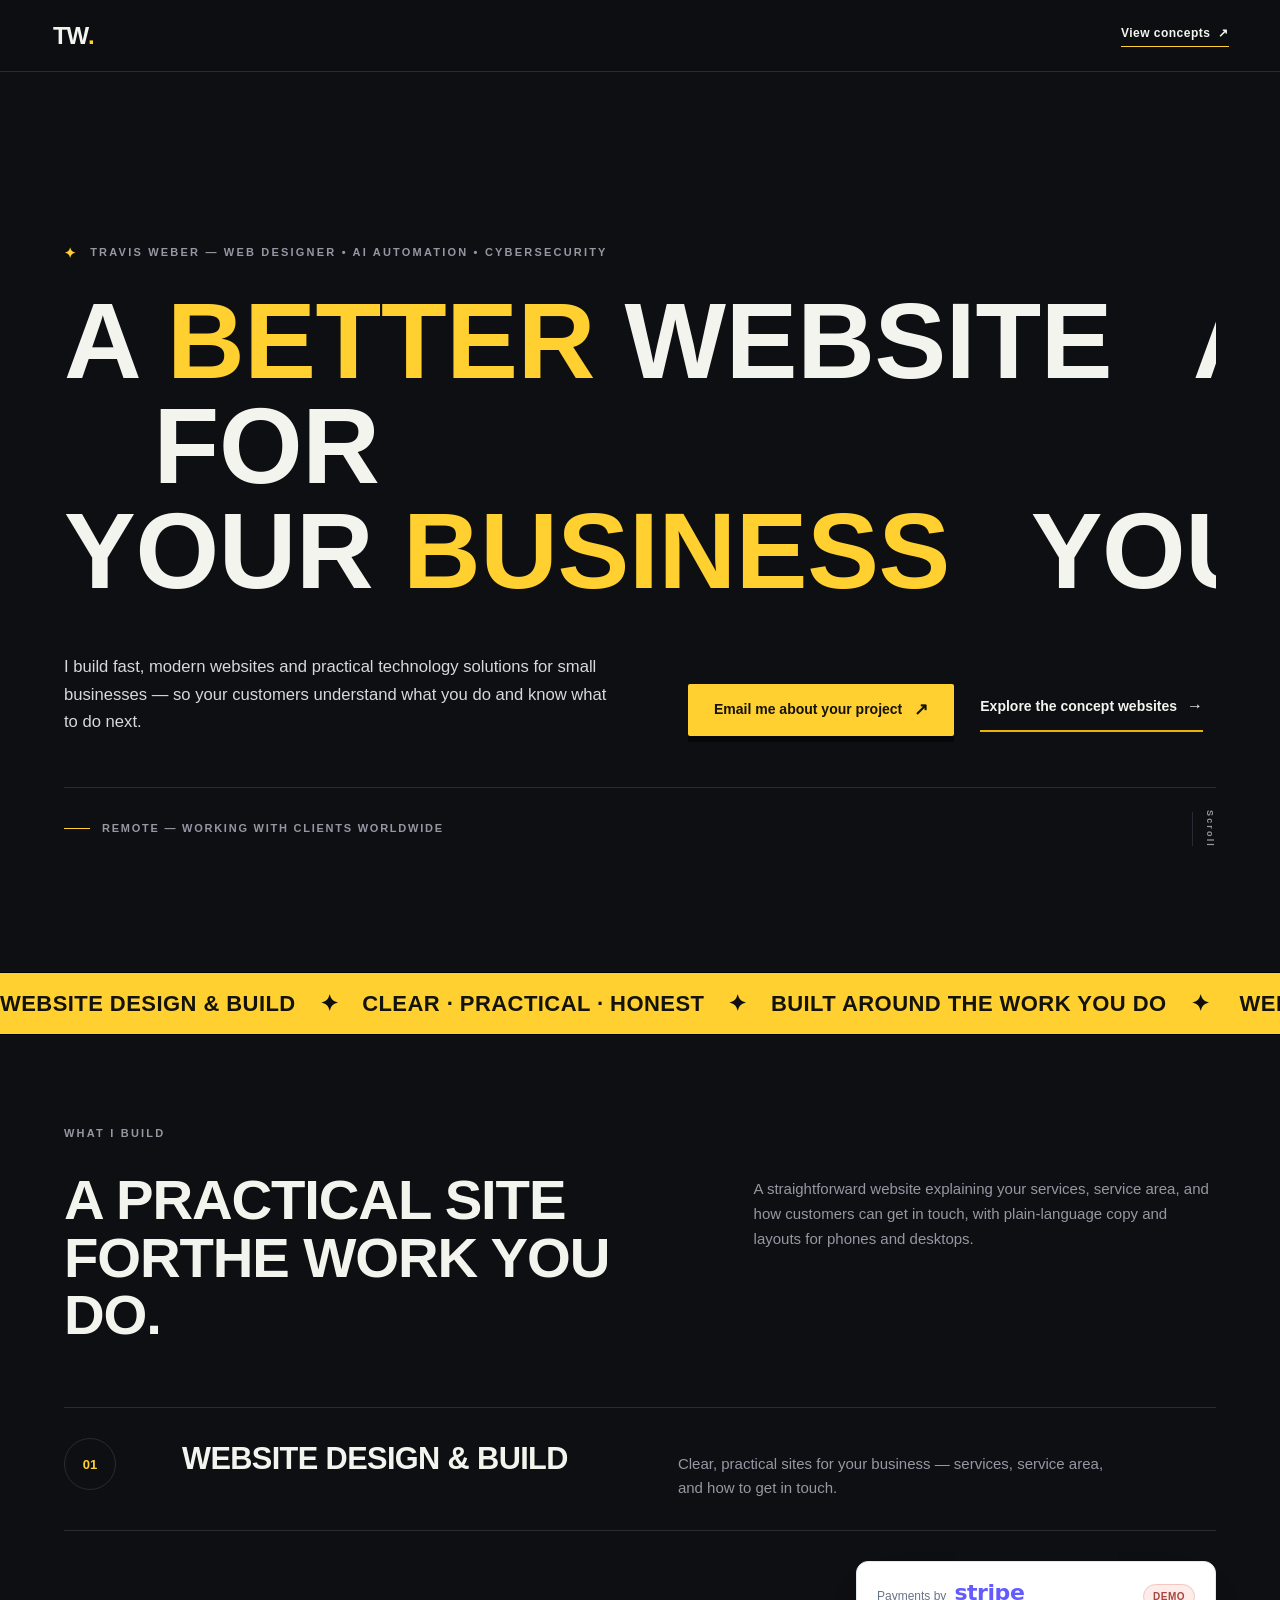
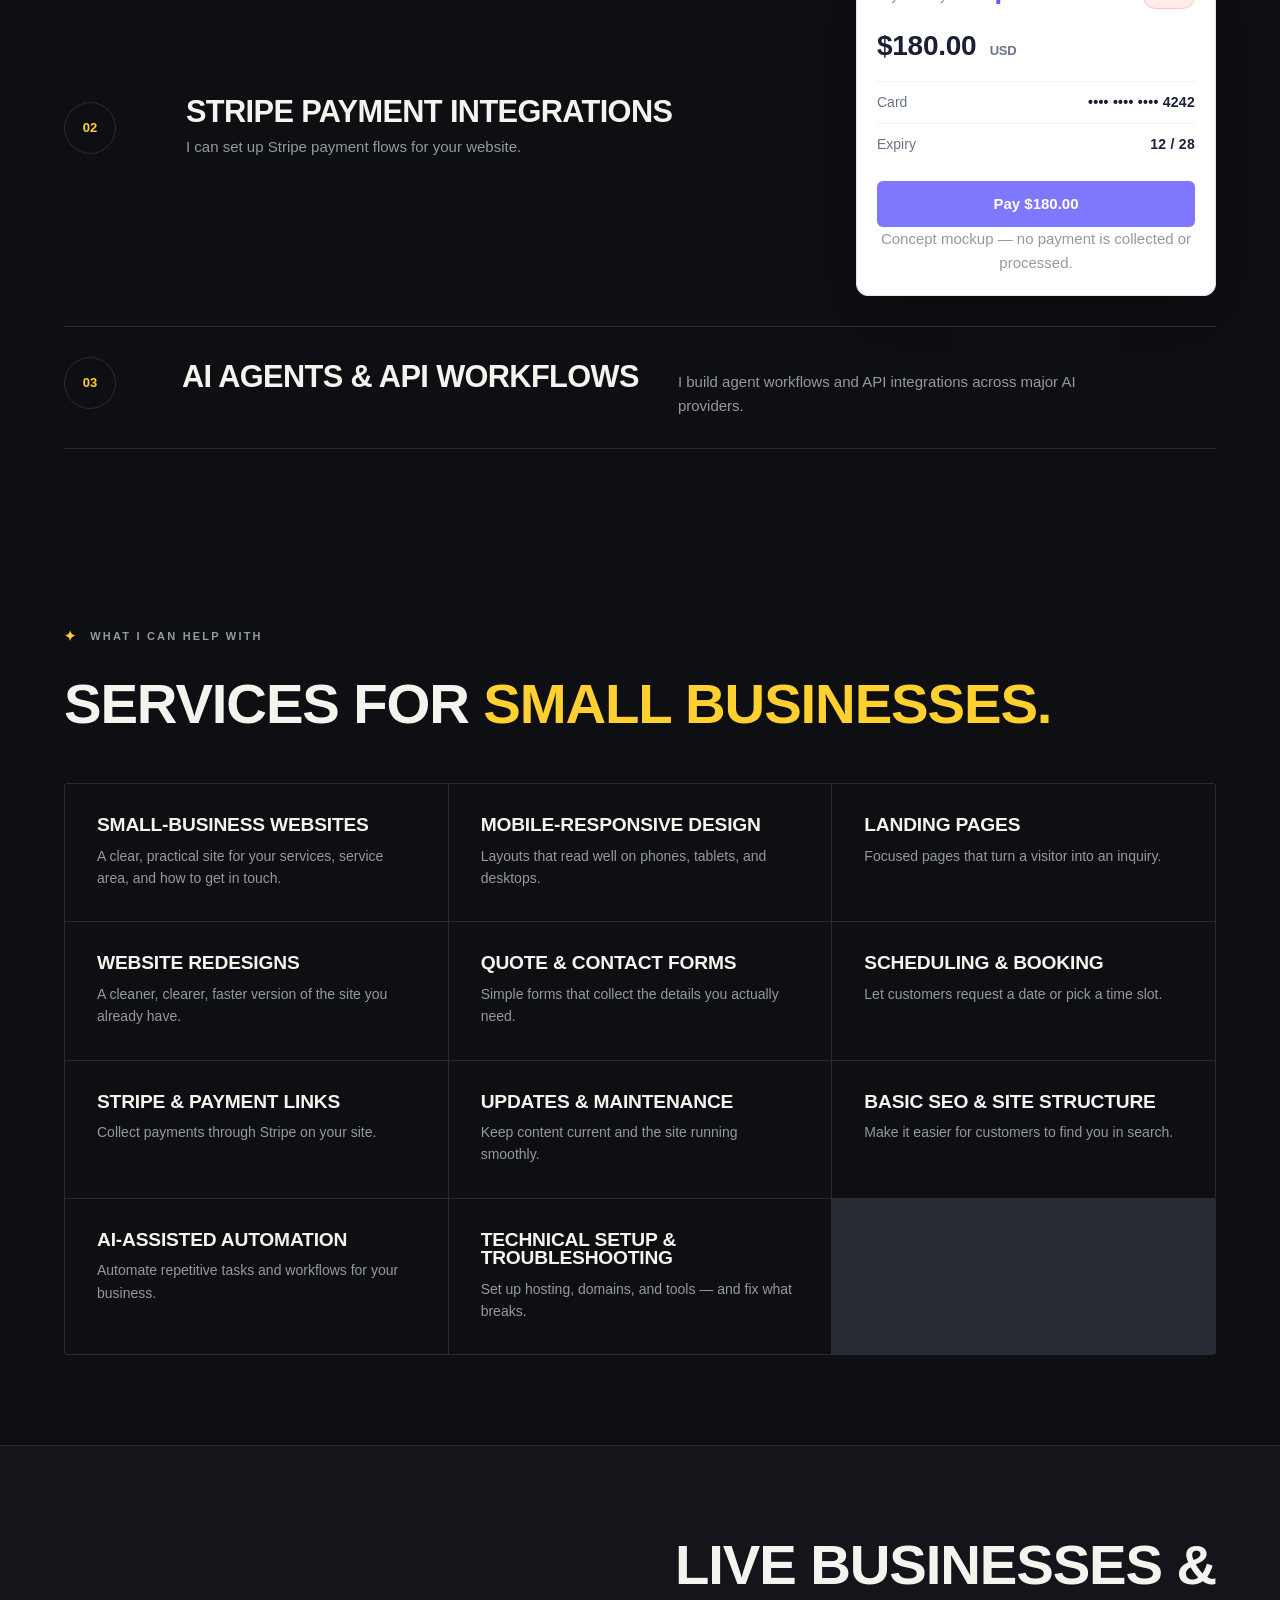
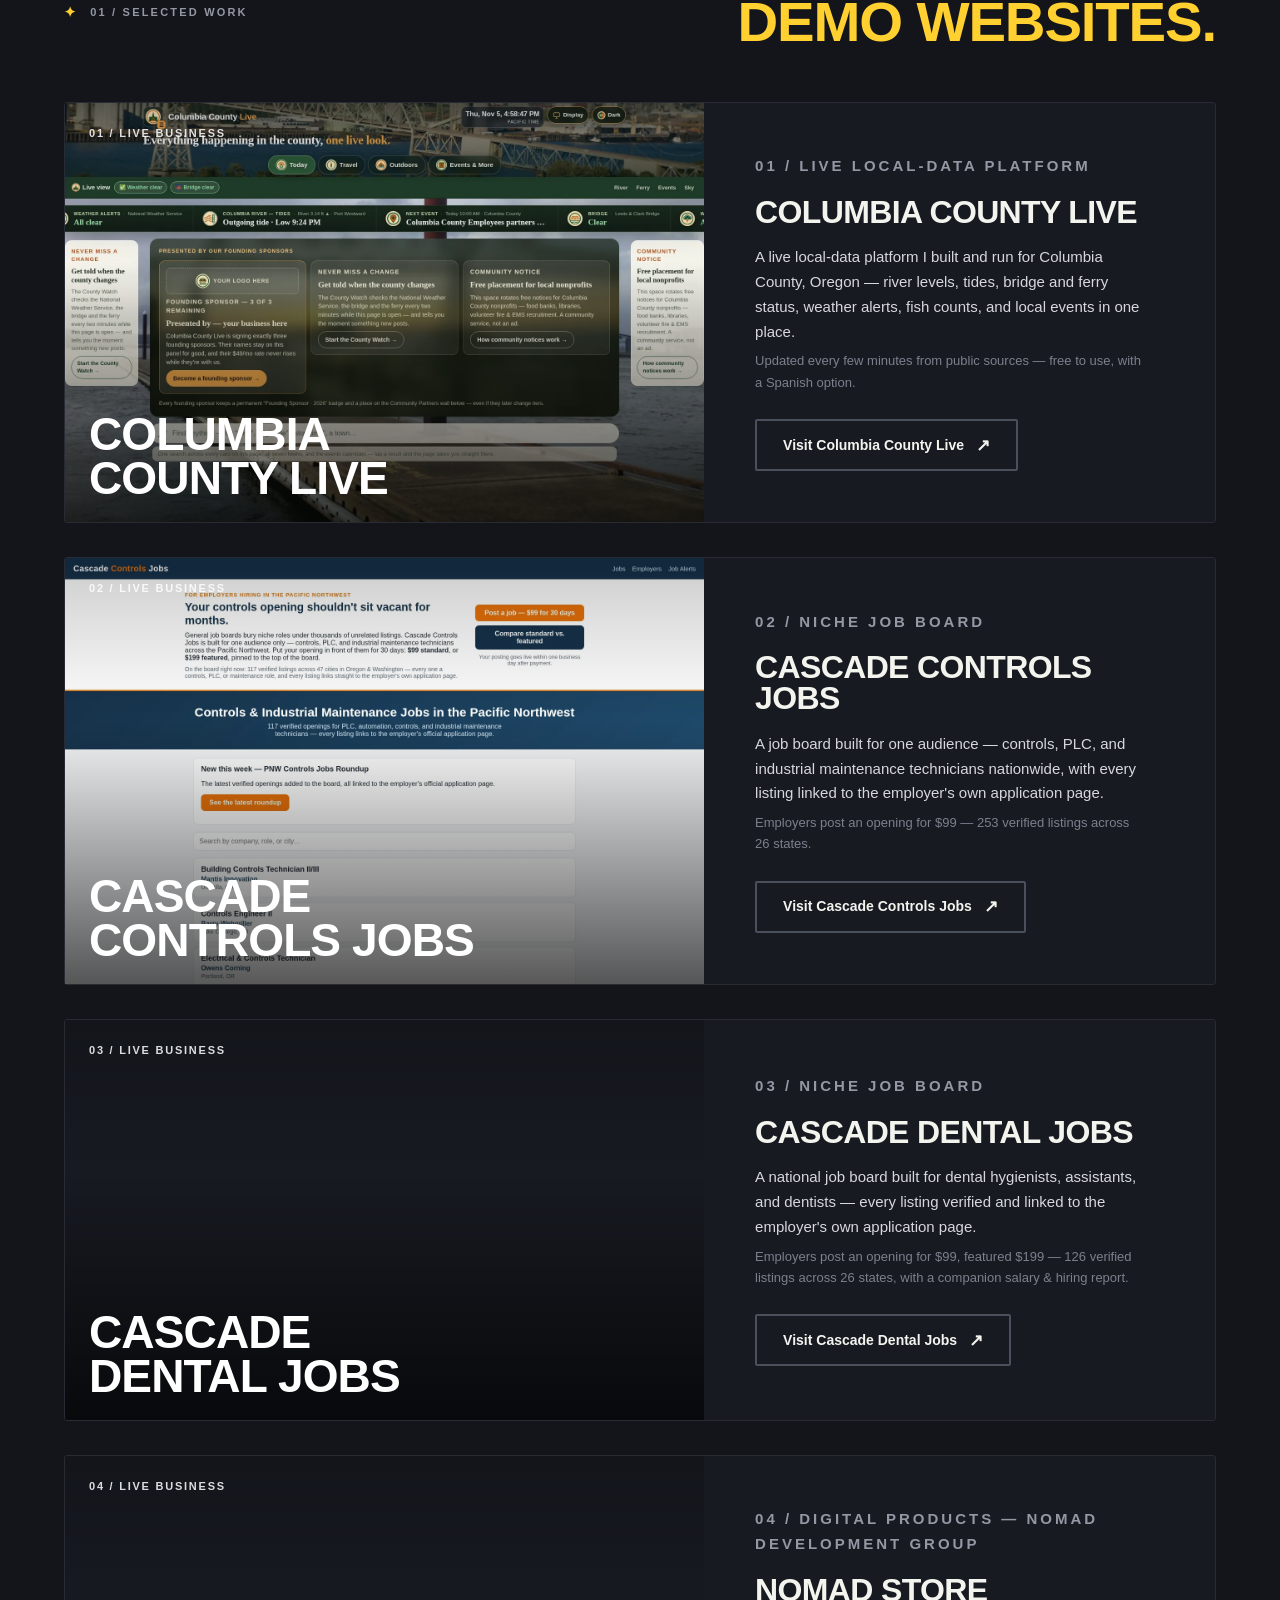
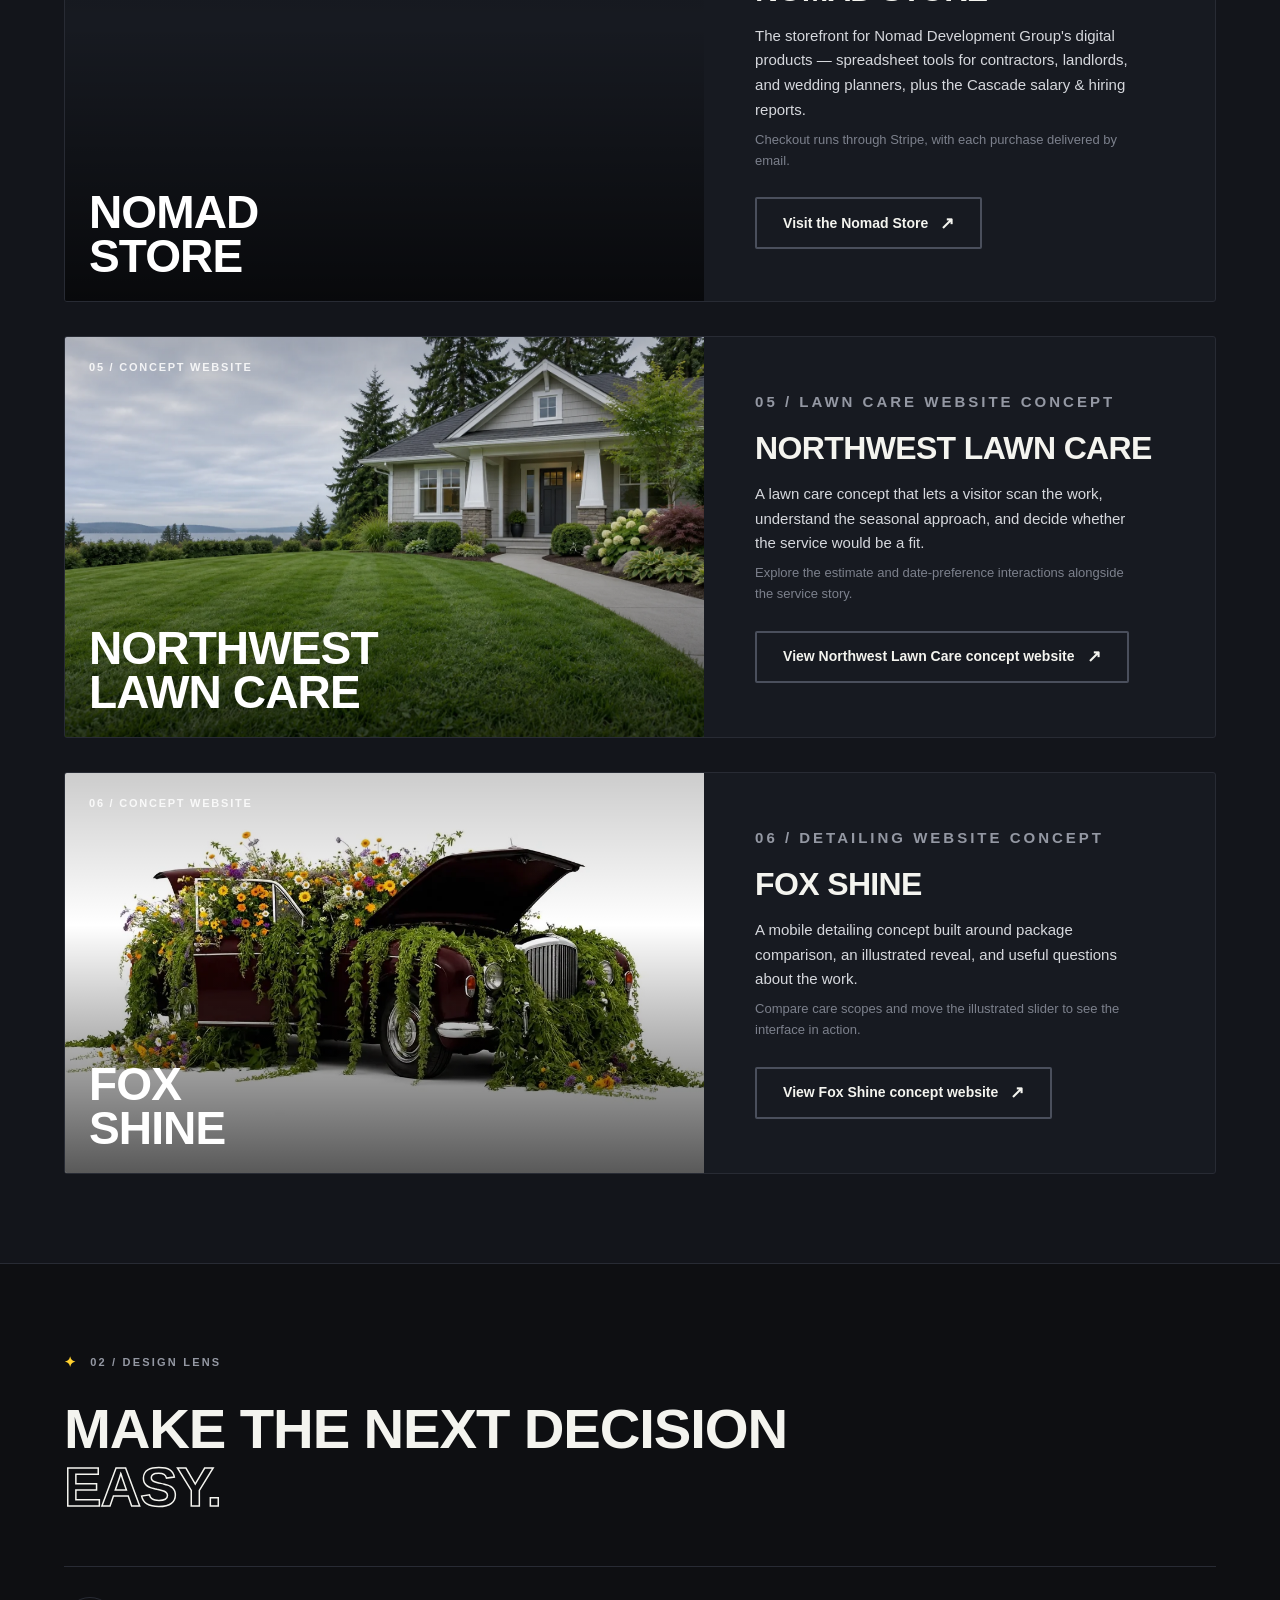
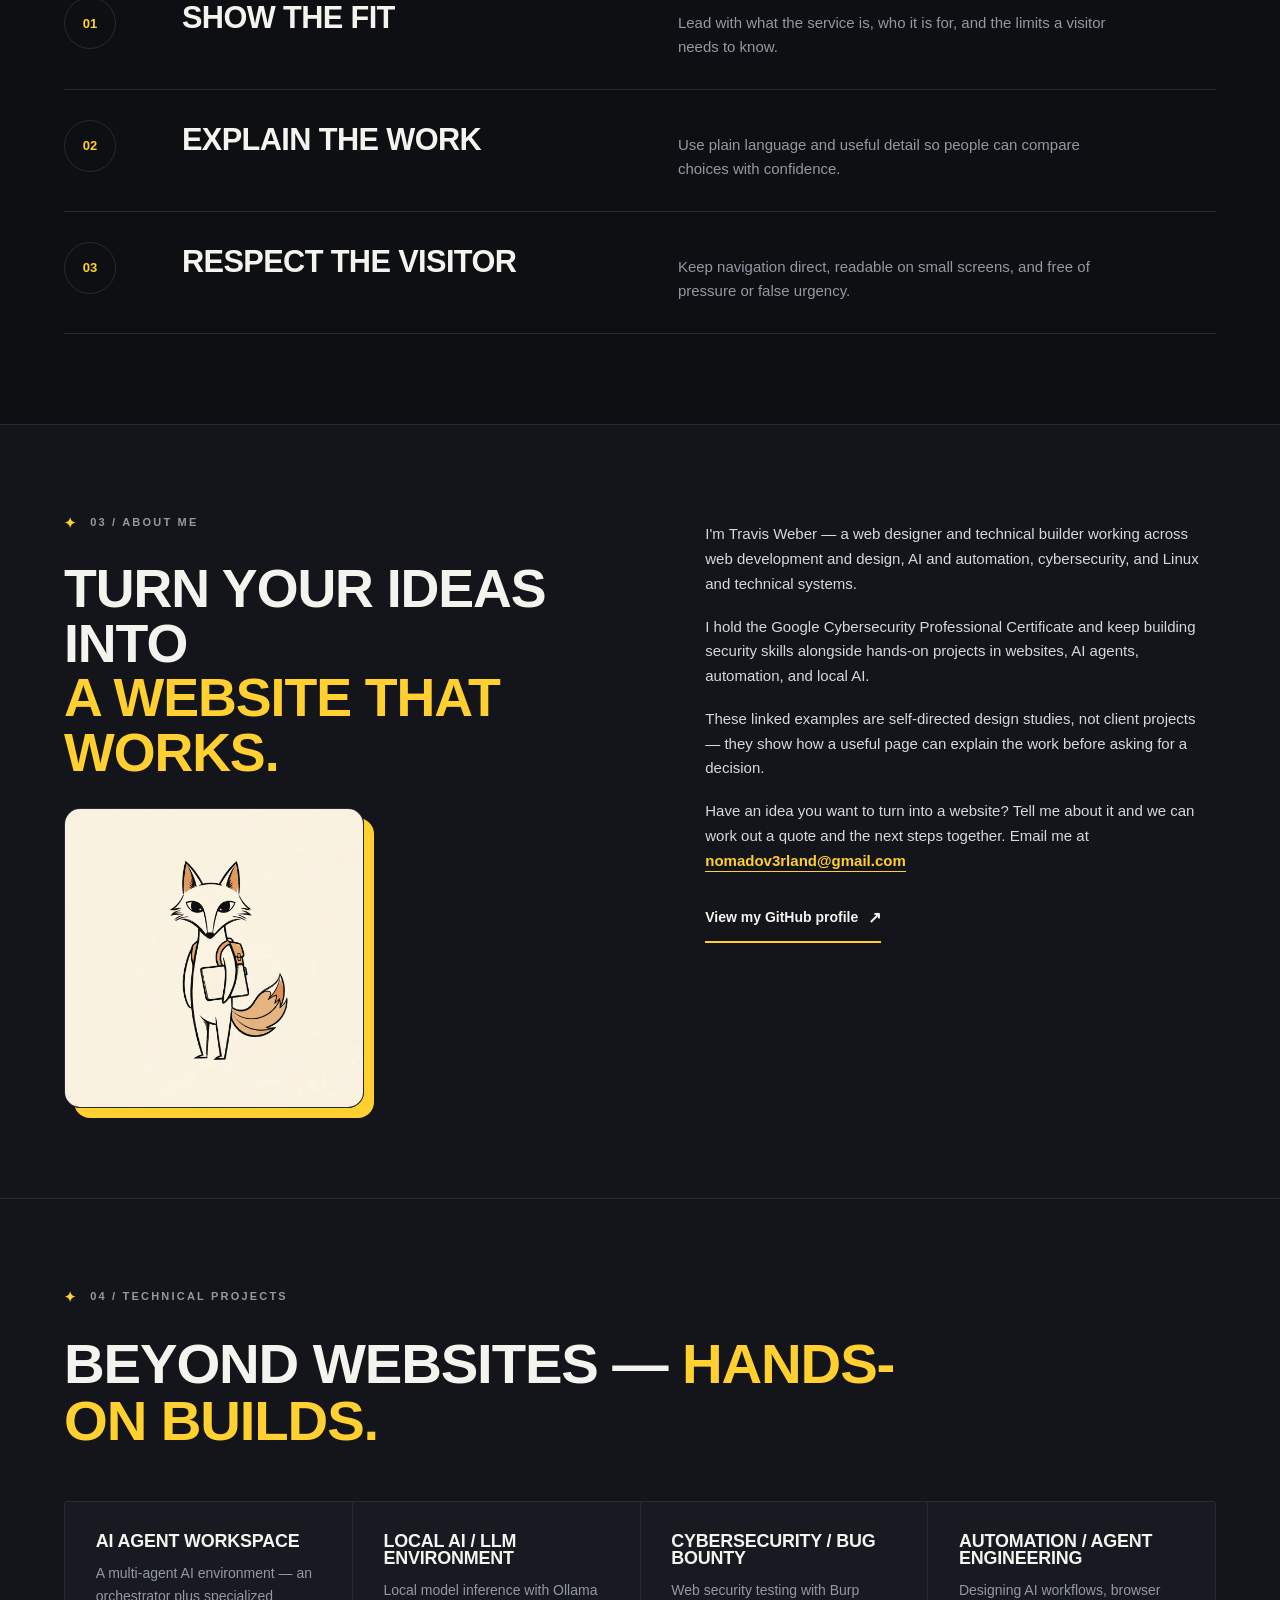
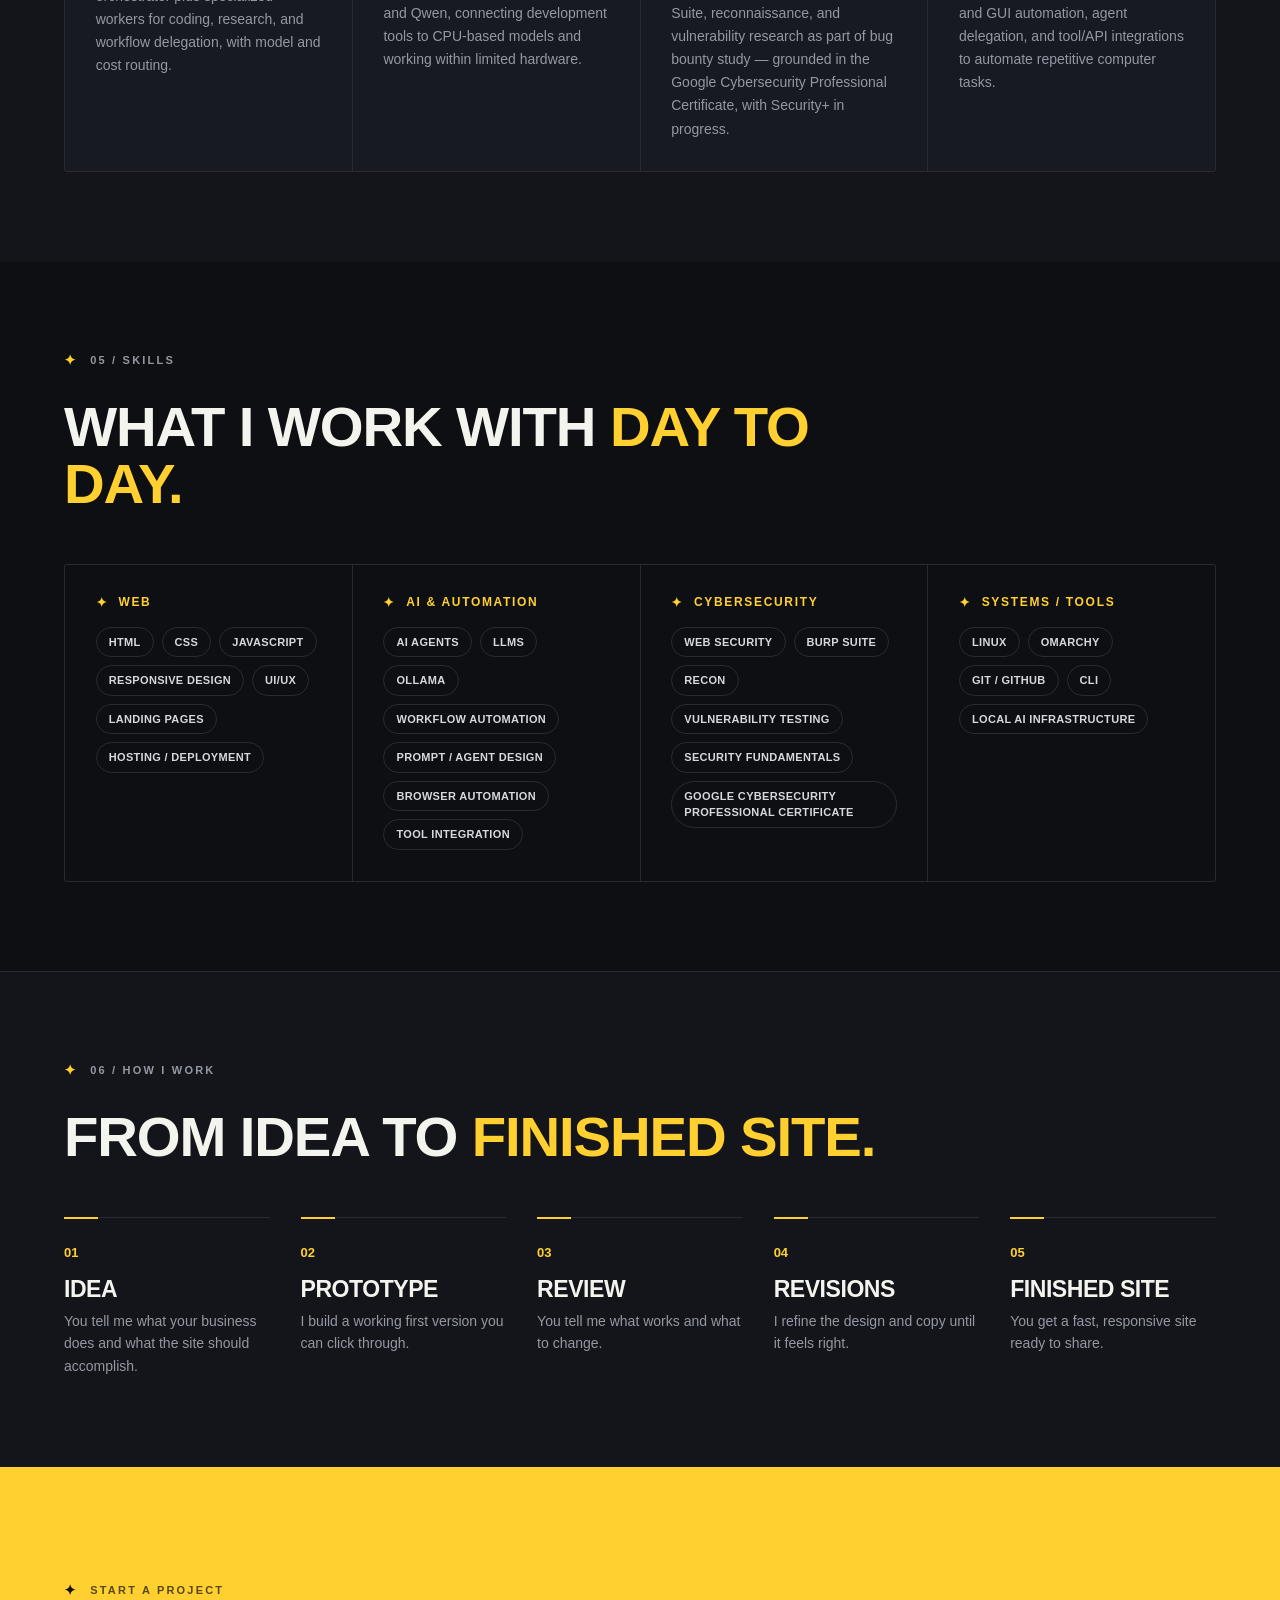
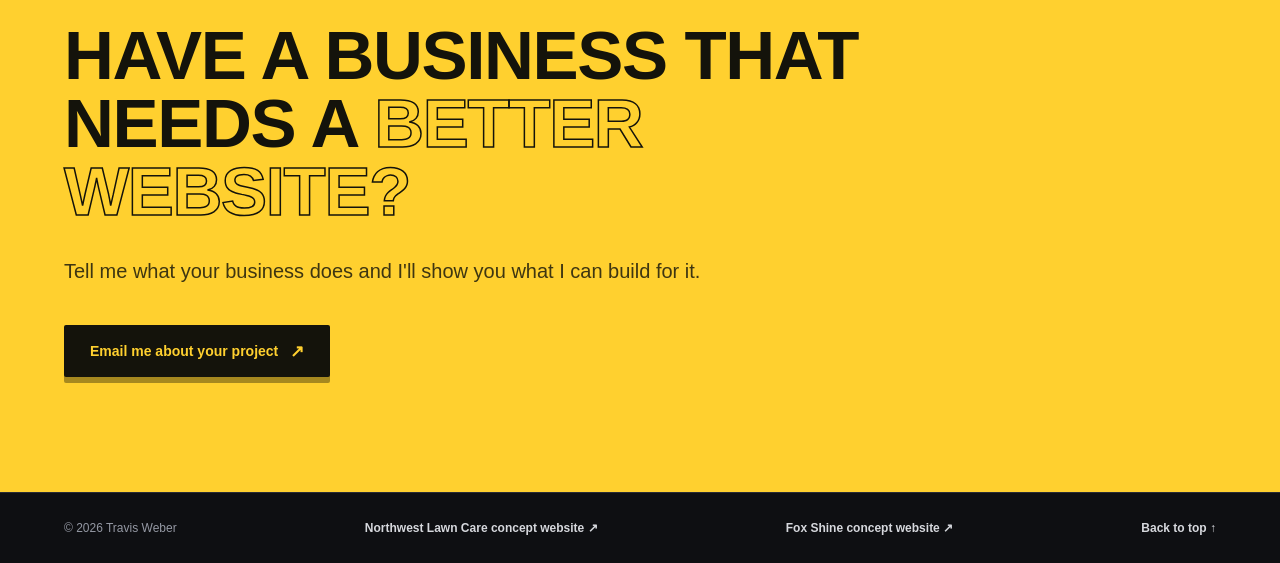
<file: index.html>
<!doctype html>
<html lang="en">
<head>
  <meta charset="utf-8">
  <meta name="viewport" content="width=device-width, initial-scale=1">
  <meta name="description" content="Travis Weber builds fast, modern websites and practical technology solutions for small businesses — web design, AI automation, and cybersecurity. Explore original concept websites and inquire by email.">
  <title>Website design — Travis Weber</title>
  <link rel="icon" type="image/svg+xml" href="favicon.svg">
  <link rel="stylesheet" href="kinetic-landing.css">
  <script data-goatcounter="https://nomadportfolio.goatcounter.com/count" async src="//gc.zgo.at/count.js"></script>
</head>
<body>
  <a class="skip-link" href="#main">Skip to content</a>
  <header class="site-header">
    <a class="brand" href="./index.html" aria-label="Travis Weber, home">TW<span class="brand-dot">.</span></a>
    <details class="nav-menu">
      <summary aria-label="Open menu"><svg viewBox="0 0 32 32" aria-hidden="true"><path d="M3 7h26M3 16h26M3 25h26"/></svg></summary>
      <nav class="main-nav" aria-label="Main navigation">
        <a href="#services">Services</a>
        <a href="#work">Concepts</a>
        <a href="#approach">Approach</a>
        <a href="#about">About</a>
      </nav>
    </details>
    <a class="header-link" href="#work">View concepts <span aria-hidden="true">↗</span></a>
  </header>

  <main id="main">
    <section class="hero" aria-labelledby="hero-title">
      <p class="eyebrow reveal"><span class="eyebrow-mark" aria-hidden="true">✦</span> Travis Weber — Web Designer • AI Automation • Cybersecurity</p>
      <h1 id="hero-title" class="sr-only">A better website for your business</h1>
      <div class="hero-marquee" aria-hidden="true">
        <div class="hm-row">
          <div class="hm-track hm-track--top">
            <span class="hm-seg">a <em>better</em> website</span>
            <span class="hm-seg">a <em>better</em> website</span>
            <span class="hm-seg">a <em>better</em> website</span>
            <span class="hm-seg">a <em>better</em> website</span>
            <span class="hm-seg">a <em>better</em> website</span>
            <span class="hm-seg">a <em>better</em> website</span>
            <span class="hm-seg">a <em>better</em> website</span>
            <span class="hm-seg">a <em>better</em> website</span>
          </div>
        </div>
        <div class="hm-for">for</div>
        <div class="hm-row">
          <div class="hm-track hm-track--bottom">
            <span class="hm-seg">your <em>business</em></span>
            <span class="hm-seg">your <em>business</em></span>
            <span class="hm-seg">your <em>business</em></span>
            <span class="hm-seg">your <em>business</em></span>
            <span class="hm-seg">your <em>business</em></span>
            <span class="hm-seg">your <em>business</em></span>
            <span class="hm-seg">your <em>business</em></span>
            <span class="hm-seg">your <em>business</em></span>
          </div>
        </div>
      </div>
      <div class="hero-meta">
        <p class="hero-intro reveal">I build fast, modern websites and practical technology solutions for small businesses — so your customers understand what you do and know what to do next.</p>
        <div class="hero-actions reveal">
          <a class="button button-dark" href="mailto:nomadov3rland@gmail.com?subject=Website%20project%20inquiry">Email me about your project <span aria-hidden="true">↗</span></a>
          <a class="text-link" href="#work">Explore the concept websites <span aria-hidden="true">→</span></a>
        </div>
      </div>
      <div class="hero-foot reveal">
        <span class="location"><i aria-hidden="true"></i>Remote — working with clients worldwide</span>
        <span class="scroll-cue" aria-hidden="true">Scroll<span class="scroll-line"></span></span>
      </div>
    </section>

    <div class="marquee" aria-hidden="true">
      <div class="marquee-track">
        <span>Website design &amp; build <i>✦</i> Clear · practical · honest <i>✦</i> Built around the work you do <i>✦</i>&nbsp;</span>
        <span>Website design &amp; build <i>✦</i> Clear · practical · honest <i>✦</i> Built around the work you do <i>✦</i>&nbsp;</span>
      </div>
    </div>

    <section class="offer-section" id="services" aria-labelledby="offer-title">
      <p class="eyebrow reveal">What I build</p>
      <div class="offer-grid">
        <h2 id="offer-title" class="reveal">A practical site for<br>the work you do.</h2>
        <div class="reveal">
          <p>A straightforward website explaining your services, service area, and how customers can get in touch, with plain-language copy and layouts for phones and desktops.</p>
        </div>
      </div>
      <ul class="capability-list">
        <li class="capability reveal">
          <span class="capability-number">01</span>
          <h3>Website design &amp; build</h3>
          <p>Clear, practical sites for your business — services, service area, and how to get in touch.</p>
        </li>
        <li class="capability capability-stripe reveal">
          <span class="capability-number">02</span>
          <div class="stripe-cap-copy">
            <h3>Stripe payment integrations</h3>
            <p>I can set up Stripe payment flows for your website.</p>
          </div>
          <div class="stripe-demo" aria-label="Sample Stripe checkout (mock)">
            <div class="stripe-demo-card">
              <div class="stripe-demo-head">
                <span class="stripe-demo-by">Payments by</span><span class="stripe-demo-word">stripe</span>
                <span class="stripe-demo-tag">Demo</span>
              </div>
              <div class="stripe-demo-amount">$180.00 <span>USD</span></div>
              <div class="stripe-demo-row"><span>Card</span><strong>•••• •••• •••• 4242</strong></div>
              <div class="stripe-demo-row"><span>Expiry</span><strong>12 / 28</strong></div>
              <button class="stripe-demo-pay" type="button" disabled>Pay $180.00</button>
              <p class="stripe-demo-note">Concept mockup — no payment is collected or processed.</p>
            </div>
          </div>
        </li>
        <li class="capability reveal">
          <span class="capability-number">03</span>
          <h3>AI agents &amp; API workflows</h3>
          <p>I build agent workflows and API integrations across major AI providers.</p>
        </li>
      </ul>
    </section>

    <section class="help-section" id="help" aria-labelledby="help-title">
      <p class="eyebrow reveal"><span class="eyebrow-mark" aria-hidden="true">✦</span> What I can help with</p>
      <h2 id="help-title" class="reveal">Services for <em>small businesses.</em></h2>
      <ul class="help-grid">
        <li class="help-item reveal"><h3>Small-business websites</h3><p>A clear, practical site for your services, service area, and how to get in touch.</p></li>
        <li class="help-item reveal"><h3>Mobile-responsive design</h3><p>Layouts that read well on phones, tablets, and desktops.</p></li>
        <li class="help-item reveal"><h3>Landing pages</h3><p>Focused pages that turn a visitor into an inquiry.</p></li>
        <li class="help-item reveal"><h3>Website redesigns</h3><p>A cleaner, clearer, faster version of the site you already have.</p></li>
        <li class="help-item reveal"><h3>Quote &amp; contact forms</h3><p>Simple forms that collect the details you actually need.</p></li>
        <li class="help-item reveal"><h3>Scheduling &amp; booking</h3><p>Let customers request a date or pick a time slot.</p></li>
        <li class="help-item reveal"><h3>Stripe &amp; payment links</h3><p>Collect payments through Stripe on your site.</p></li>
        <li class="help-item reveal"><h3>Updates &amp; maintenance</h3><p>Keep content current and the site running smoothly.</p></li>
        <li class="help-item reveal"><h3>Basic SEO &amp; site structure</h3><p>Make it easier for customers to find you in search.</p></li>
        <li class="help-item reveal"><h3>AI-assisted automation</h3><p>Automate repetitive tasks and workflows for your business.</p></li>
        <li class="help-item reveal"><h3>Technical setup &amp; troubleshooting</h3><p>Set up hosting, domains, and tools — and fix what breaks.</p></li>
      </ul>
    </section>

    <section class="work-section" id="work" aria-labelledby="work-title">
      <div class="work-head">
        <p class="eyebrow reveal"><span class="eyebrow-mark" aria-hidden="true">✦</span> 01 / Selected work</p>
        <h2 id="work-title" class="reveal">Live businesses &amp;<br><em>demo websites.</em></h2>
      </div>
      <article class="concept-card reveal">
        <a class="concept-preview" href="https://travweber67.github.io/columbia-county-live/" target="_blank" rel="noopener noreferrer" aria-label="Columbia County Live website">
          <img src="assets/columbia-county-live.webp" alt="" width="1536" height="1024" decoding="async">
          <span class="preview-label">01 / LIVE BUSINESS</span>
          <span class="preview-title">Columbia<br>County Live</span>
        </a>
        <div class="concept-copy">
          <p class="eyebrow">01 / Live local-data platform</p>
          <h3>Columbia County Live</h3>
          <p>A live local-data platform I built and run for Columbia County, Oregon — river levels, tides, bridge and ferry status, weather alerts, fish counts, and local events in one place.</p>
          <p class="concept-note">Updated every few minutes from public sources — free to use, with a Spanish option.</p>
          <a class="button button-ghost" href="https://travweber67.github.io/columbia-county-live/" target="_blank" rel="noopener noreferrer">Visit Columbia County Live <span aria-hidden="true">↗</span></a>
        </div>
      </article>
      <article class="concept-card concept-card-alt reveal">
        <a class="concept-preview" href="https://travweber67.github.io/cascade-controls-jobs/" target="_blank" rel="noopener noreferrer" aria-label="Cascade Controls Jobs website">
          <img src="assets/cascade-controls-jobs.webp" alt="" width="1536" height="1024" decoding="async">
          <span class="preview-label">02 / LIVE BUSINESS</span>
          <span class="preview-title">Cascade<br>Controls Jobs</span>
        </a>
        <div class="concept-copy">
          <p class="eyebrow">02 / Niche job board</p>
          <h3>Cascade Controls Jobs</h3>
          <p>A job board built for one audience — controls, PLC, and industrial maintenance technicians nationwide, with every listing linked to the employer's own application page.</p>
          <p class="concept-note">Employers post an opening for $99 — 253 verified listings across 26 states.</p>
          <a class="button button-ghost" href="https://travweber67.github.io/cascade-controls-jobs/" target="_blank" rel="noopener noreferrer">Visit Cascade Controls Jobs <span aria-hidden="true">↗</span></a>
        </div>
      </article>
      <article class="concept-card reveal">
        <a class="concept-preview" href="https://travweber67.github.io/cascade-dental-jobs/" target="_blank" rel="noopener noreferrer" aria-label="Cascade Dental Jobs website">
          <span class="preview-label">03 / LIVE BUSINESS</span>
          <span class="preview-title">Cascade<br>Dental Jobs</span>
        </a>
        <div class="concept-copy">
          <p class="eyebrow">03 / Niche job board</p>
          <h3>Cascade Dental Jobs</h3>
          <p>A national job board built for dental hygienists, assistants, and dentists — every listing verified and linked to the employer's own application page.</p>
          <p class="concept-note">Employers post an opening for $99, featured $199 — 126 verified listings across 26 states, with a companion salary &amp; hiring report.</p>
          <a class="button button-ghost" href="https://travweber67.github.io/cascade-dental-jobs/" target="_blank" rel="noopener noreferrer">Visit Cascade Dental Jobs <span aria-hidden="true">↗</span></a>
        </div>
      </article>
      <article class="concept-card concept-card-alt reveal">
        <a class="concept-preview" href="https://travweber67.github.io/nomad-store/" target="_blank" rel="noopener noreferrer" aria-label="Nomad Store website">
          <span class="preview-label">04 / LIVE BUSINESS</span>
          <span class="preview-title">Nomad<br>Store</span>
        </a>
        <div class="concept-copy">
          <p class="eyebrow">04 / Digital products — Nomad Development Group</p>
          <h3>Nomad Store</h3>
          <p>The storefront for Nomad Development Group's digital products — spreadsheet tools for contractors, landlords, and wedding planners, plus the Cascade salary &amp; hiring reports.</p>
          <p class="concept-note">Checkout runs through Stripe, with each purchase delivered by email.</p>
          <a class="button button-ghost" href="https://travweber67.github.io/nomad-store/" target="_blank" rel="noopener noreferrer">Visit the Nomad Store <span aria-hidden="true">↗</span></a>
        </div>
      </article>
      <article class="concept-card reveal">
        <a class="concept-preview" href="./lawn-demo/index.html" aria-label="Northwest Lawn Care concept website">
          <img src="assets/lawn-hero.webp" alt="" width="1536" height="1024" decoding="async">
          <span class="preview-label">05 / CONCEPT WEBSITE</span>
          <span class="preview-title">Northwest<br>Lawn Care</span>
        </a>
        <div class="concept-copy">
          <p class="eyebrow">05 / Lawn care website concept</p>
          <h3>Northwest Lawn Care</h3>
          <p>A lawn care concept that lets a visitor scan the work, understand the seasonal approach, and decide whether the service would be a fit.</p>
          <p class="concept-note">Explore the estimate and date-preference interactions alongside the service story.</p>
          <a class="button button-ghost" href="./lawn-demo/index.html">View Northwest Lawn Care concept website <span aria-hidden="true">↗</span></a>
        </div>
      </article>
      <article class="concept-card concept-card-alt reveal">
        <a class="concept-preview" href="./detailing-demo/index.html" aria-label="Fox Shine concept website">
          <img src="assets/patina-hero-open.webp" alt="" width="1072" height="720" decoding="async">
          <span class="preview-label">06 / CONCEPT WEBSITE</span>
          <span class="preview-title">Fox<br>Shine</span>
        </a>
        <div class="concept-copy">
          <p class="eyebrow">06 / Detailing website concept</p>
          <h3>Fox Shine</h3>
          <p>A mobile detailing concept built around package comparison, an illustrated reveal, and useful questions about the work.</p>
          <p class="concept-note">Compare care scopes and move the illustrated slider to see the interface in action.</p>
          <a class="button button-ghost" href="./detailing-demo/index.html">View Fox Shine concept website <span aria-hidden="true">↗</span></a>
        </div>
      </article>
    </section>

    <section class="approach-section" id="approach" aria-labelledby="approach-title">
      <div class="approach-head reveal">
        <p class="eyebrow"><span class="eyebrow-mark" aria-hidden="true">✦</span> 02 / Design lens</p>
        <h2 id="approach-title">Make the next decision <em>easy.</em></h2>
      </div>
      <div class="principle-list">
        <div class="principle reveal"><span class="principle-number">01</span><h3>Show the fit</h3><p>Lead with what the service is, who it is for, and the limits a visitor needs to know.</p></div>
        <div class="principle reveal"><span class="principle-number">02</span><h3>Explain the work</h3><p>Use plain language and useful detail so people can compare choices with confidence.</p></div>
        <div class="principle reveal"><span class="principle-number">03</span><h3>Respect the visitor</h3><p>Keep navigation direct, readable on small screens, and free of pressure or false urgency.</p></div>
      </div>
    </section>

    <section class="about-section" id="about" aria-labelledby="about-title">
      <div class="about-grid">
        <div class="reveal">
          <p class="eyebrow"><span class="eyebrow-mark" aria-hidden="true">✦</span> 03 / About me</p>
          <h2 id="about-title">Turn your ideas into<br><em>a website that works.</em></h2>
          <figure class="about-mascot"><img src="assets/mascot-nomad-fox.svg" alt="Nomad Fox — an original fox character illustration carrying a laptop and a travel bag" loading="lazy"></figure>
        </div>
        <div class="about-copy reveal">
          <p>I'm Travis Weber — a web designer and technical builder working across web development and design, AI and automation, cybersecurity, and Linux and technical systems.</p>
          <p>I hold the Google Cybersecurity Professional Certificate and keep building security skills alongside hands-on projects in websites, AI agents, automation, and local AI.</p>
          <p>These linked examples are self-directed design studies, not client projects — they show how a useful page can explain the work before asking for a decision.</p>
          <p>Have an idea you want to turn into a website? Tell me about it and we can work out a quote and the next steps together. Email me at <a class="email-address" href="mailto:nomadov3rland@gmail.com?subject=Website%20project%20inquiry">nomadov3rland@gmail.com</a></p>
          <a class="text-link" href="https://github.com/nomadov3rland-cloud" target="_blank" rel="noopener noreferrer">View my GitHub profile <span aria-hidden="true">↗</span></a>
        </div>
      </div>
    </section>

    <section class="projects-section" id="projects" aria-labelledby="projects-title">
      <div class="projects-head reveal">
        <p class="eyebrow"><span class="eyebrow-mark" aria-hidden="true">✦</span> 04 / Technical projects</p>
        <h2 id="projects-title">Beyond websites — <em>hands-on builds.</em></h2>
      </div>
      <div class="project-grid">
        <article class="project-card reveal">
          <h3>AI Agent Workspace</h3>
          <p>A multi-agent AI environment — an orchestrator plus specialized workers for coding, research, and workflow delegation, with model and cost routing.</p>
        </article>
        <article class="project-card reveal">
          <h3>Local AI / LLM Environment</h3>
          <p>Local model inference with Ollama and Qwen, connecting development tools to CPU-based models and working within limited hardware.</p>
        </article>
        <article class="project-card reveal">
          <h3>Cybersecurity / Bug Bounty</h3>
          <p>Web security testing with Burp Suite, reconnaissance, and vulnerability research as part of bug bounty study — grounded in the Google Cybersecurity Professional Certificate, with Security+ in progress.</p>
        </article>
        <article class="project-card reveal">
          <h3>Automation / Agent Engineering</h3>
          <p>Designing AI workflows, browser and GUI automation, agent delegation, and tool/API integrations to automate repetitive computer tasks.</p>
        </article>
      </div>
    </section>

    <section class="skills-section" id="skills" aria-labelledby="skills-title">
      <div class="skills-head reveal">
        <p class="eyebrow"><span class="eyebrow-mark" aria-hidden="true">✦</span> 05 / Skills</p>
        <h2 id="skills-title">What I work with <em>day to day.</em></h2>
      </div>
      <div class="skills-grid">
        <div class="skill-group reveal">
          <h3>Web</h3>
          <ul>
            <li>HTML</li><li>CSS</li><li>JavaScript</li><li>Responsive Design</li><li>UI/UX</li><li>Landing Pages</li><li>Hosting / Deployment</li>
          </ul>
        </div>
        <div class="skill-group reveal">
          <h3>AI &amp; Automation</h3>
          <ul>
            <li>AI Agents</li><li>LLMs</li><li>Ollama</li><li>Workflow Automation</li><li>Prompt / Agent Design</li><li>Browser Automation</li><li>Tool Integration</li>
          </ul>
        </div>
        <div class="skill-group reveal">
          <h3>Cybersecurity</h3>
          <ul>
            <li>Web Security</li><li>Burp Suite</li><li>Recon</li><li>Vulnerability Testing</li><li>Security Fundamentals</li><li>Google Cybersecurity Professional Certificate</li>
          </ul>
        </div>
        <div class="skill-group reveal">
          <h3>Systems / Tools</h3>
          <ul>
            <li>Linux</li><li>Omarchy</li><li>Git / GitHub</li><li>CLI</li><li>Local AI Infrastructure</li>
          </ul>
        </div>
      </div>
    </section>

    <section class="process-section" id="process" aria-labelledby="process-title">
      <div class="process-head reveal">
        <p class="eyebrow"><span class="eyebrow-mark" aria-hidden="true">✦</span> 06 / How I work</p>
        <h2 id="process-title">From idea to <em>finished site.</em></h2>
      </div>
      <ol class="process-list">
        <li class="process-step reveal"><span class="process-num">01</span><h3>Idea</h3><p>You tell me what your business does and what the site should accomplish.</p></li>
        <li class="process-step reveal"><span class="process-num">02</span><h3>Prototype</h3><p>I build a working first version you can click through.</p></li>
        <li class="process-step reveal"><span class="process-num">03</span><h3>Review</h3><p>You tell me what works and what to change.</p></li>
        <li class="process-step reveal"><span class="process-num">04</span><h3>Revisions</h3><p>I refine the design and copy until it feels right.</p></li>
        <li class="process-step reveal"><span class="process-num">05</span><h3>Finished site</h3><p>You get a fast, responsive site ready to share.</p></li>
      </ol>
    </section>

    <section class="cta-section" id="contact" aria-labelledby="cta-title">
      <p class="eyebrow reveal"><span class="eyebrow-mark" aria-hidden="true">✦</span> Start a project</p>
      <h2 id="cta-title" class="reveal">Have a business that needs a <em>better website?</em></h2>
      <p class="cta-sub reveal">Tell me what your business does and I'll show you what I can build for it.</p>
      <a class="button button-dark reveal" href="mailto:nomadov3rland@gmail.com?subject=Website%20project%20inquiry">Email me about your project <span aria-hidden="true">↗</span></a>
    </section>
  </main>

  <footer class="site-footer">
    <span>© 2026 Travis Weber</span>
    <a href="./lawn-demo/index.html">Northwest Lawn Care concept website <span aria-hidden="true">↗</span></a>
    <a href="./detailing-demo/index.html">Fox Shine concept website <span aria-hidden="true">↗</span></a>
    <a href="#main">Back to top ↑</a>
  </footer>

  <script>
    (function () {
      var reduced = window.matchMedia('(prefers-reduced-motion: reduce)').matches;
      var reveal = document.querySelectorAll('.reveal');
      if (reduced || !('IntersectionObserver' in window)) {
        document.documentElement.classList.add('no-motion');
        reveal.forEach(function (el) { el.classList.add('in'); });
        return;
      }
      var io = new IntersectionObserver(function (entries) {
        entries.forEach(function (e) {
          if (e.isIntersecting) { e.target.classList.add('in'); io.unobserve(e.target); }
        });
      }, { threshold: 0.12, rootMargin: '0px 0px -8% 0px' });
      reveal.forEach(function (el) { io.observe(el); });
      setTimeout(function () { reveal.forEach(function (el) { el.classList.add('in'); }); }, 1800);
    })();
  </script>
</body>
</html>
</file>
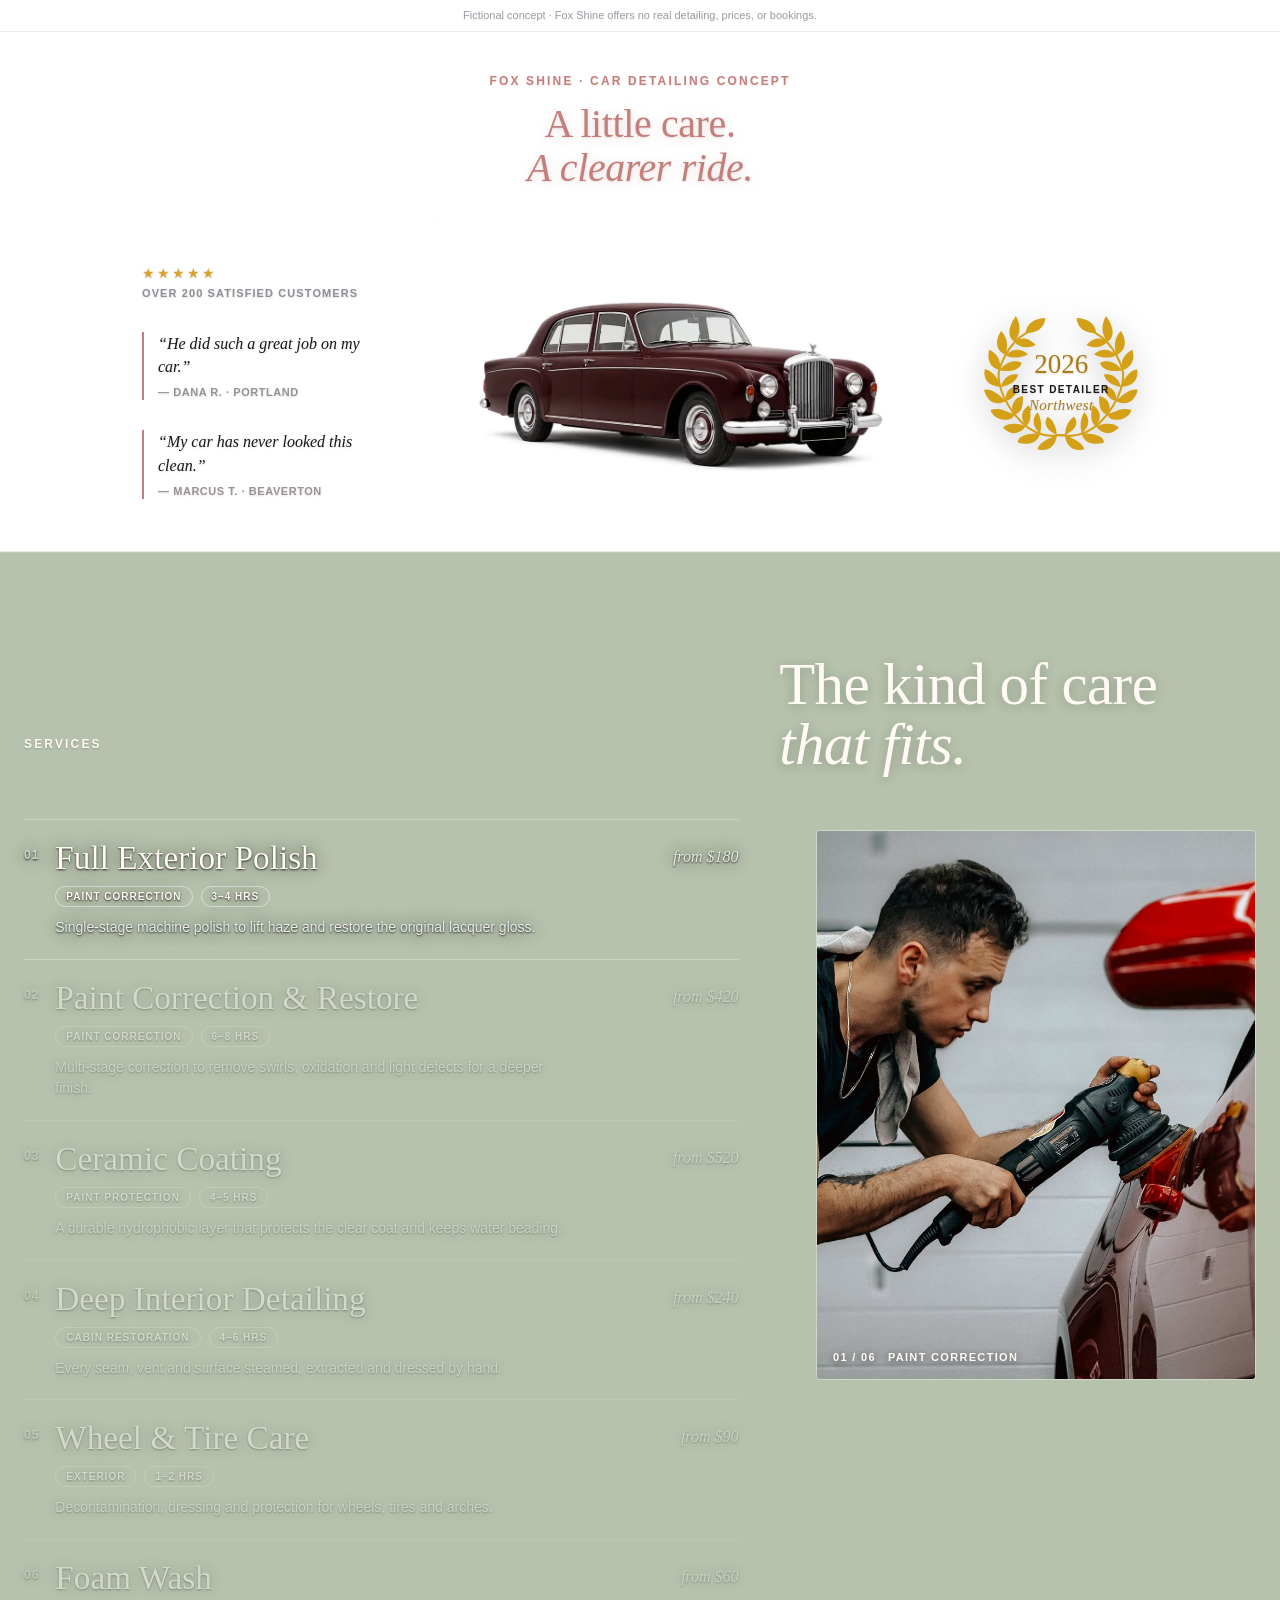
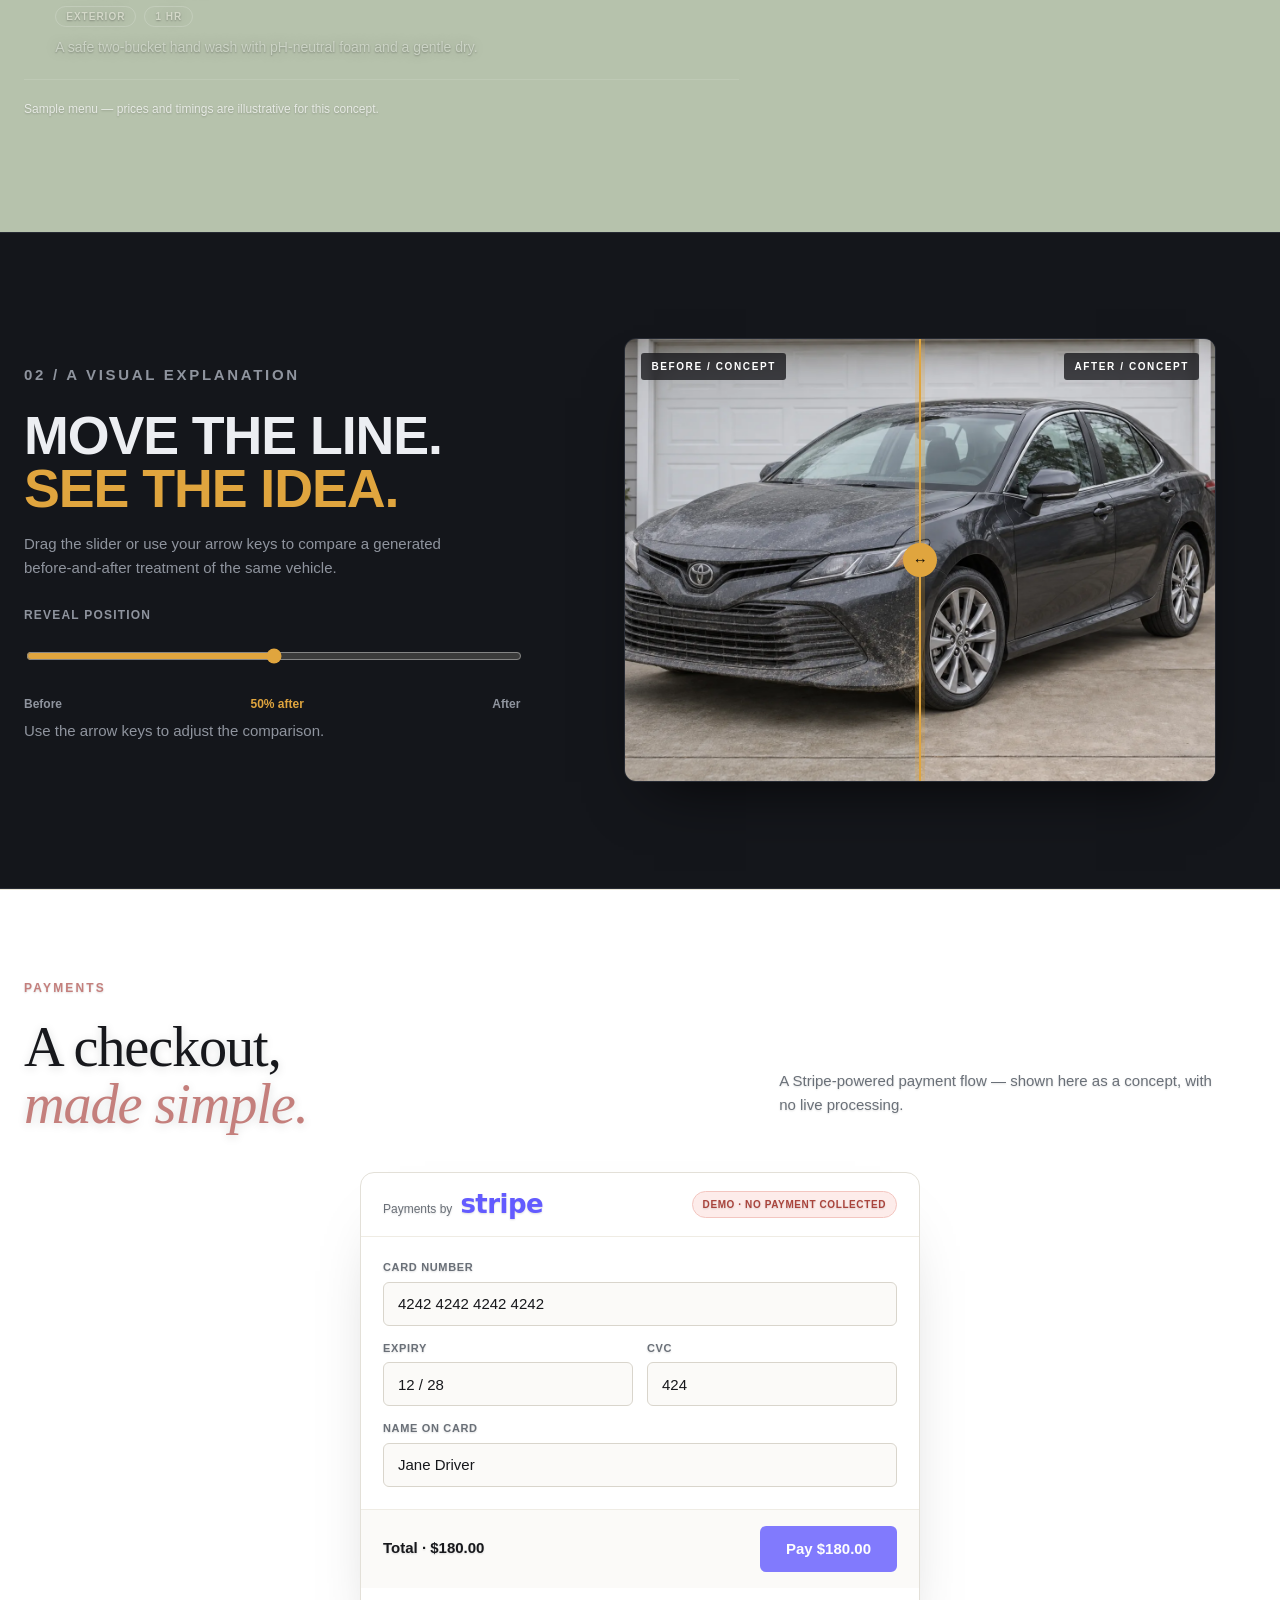
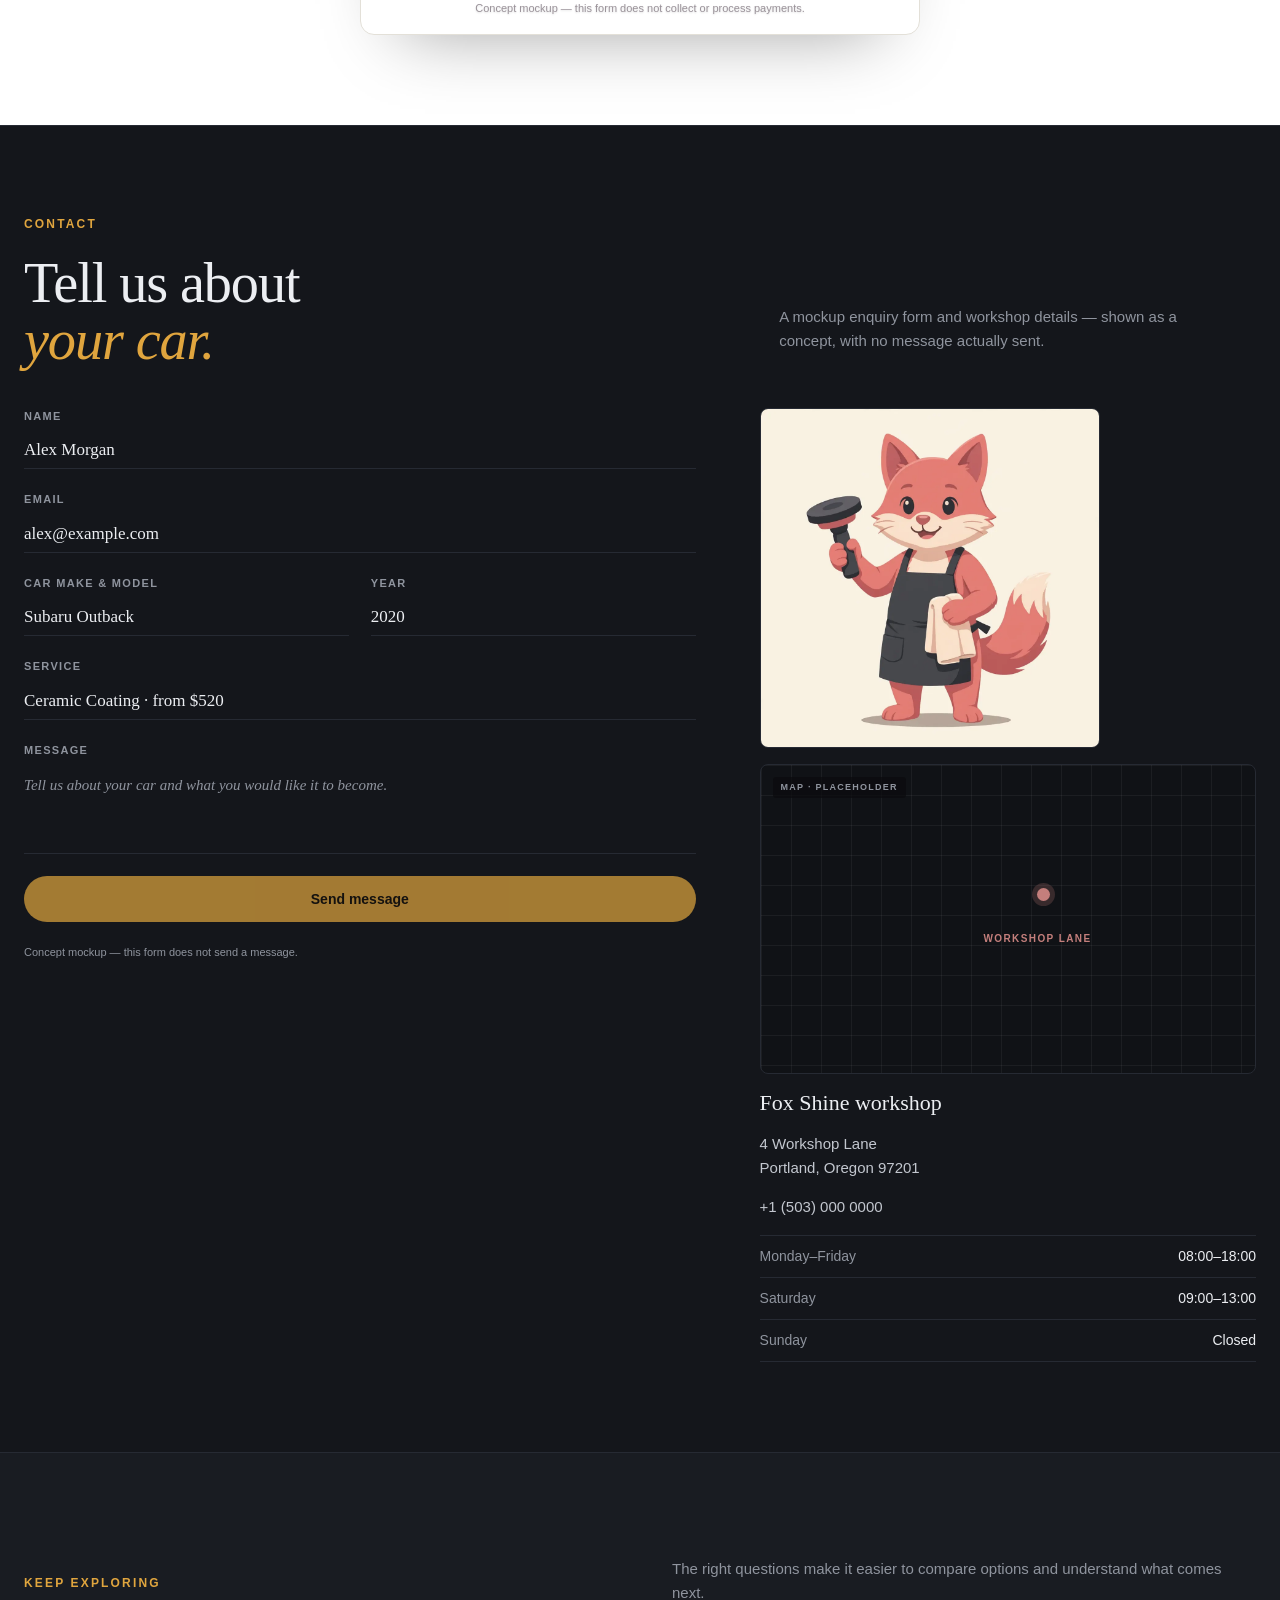
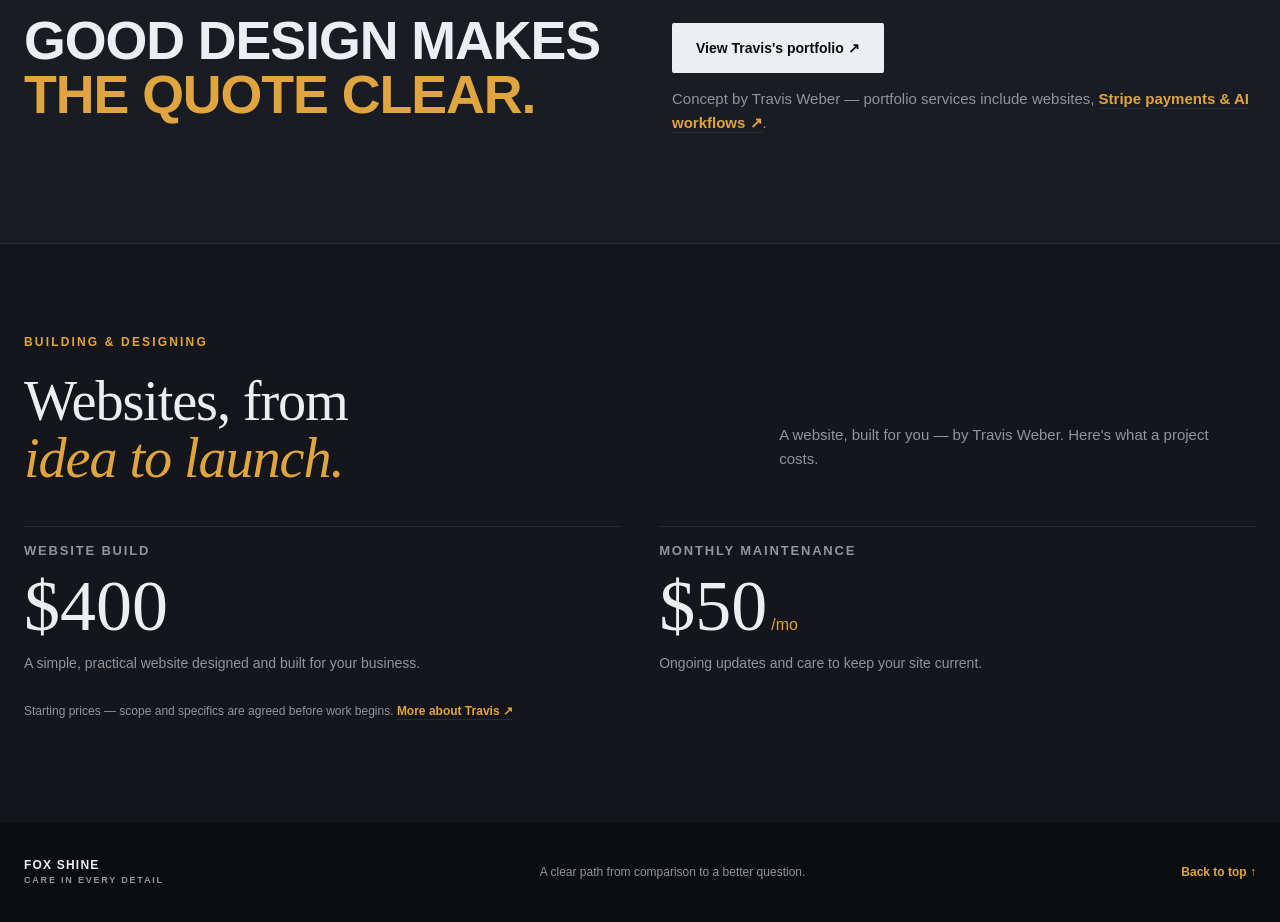
<file: detailing-demo/index.html>
<!doctype html>
<html lang="en">
<head>
  <meta charset="utf-8">
  <meta name="viewport" content="width=device-width, initial-scale=1">
  <meta name="robots" content="noindex">
  <meta name="description" content="Fox Shine is a fictional car detailing website concept. Explore a sample service menu and a generated before/after comparison; no services or bookings are offered.">
  <title>Fox Shine — Fictional car detailing concept</title>
  <link rel="icon" type="image/svg+xml" href="./favicon.svg">
  <link rel="stylesheet" href="./style.css">
  <script src="./demo.js" defer></script>
</head>
<body>
  <a class="skip-link" href="#main">Skip to content</a>
  <div class="disclosure">Fictional concept · Fox Shine offers no real detailing, prices, or bookings.</div>

  <header class="hero-nav" id="top">
    <details class="site-menu">
      <summary aria-label="Open menu"><svg viewBox="0 0 32 32" aria-hidden="true"><path d="M3 7h26M3 16h26M3 25h26"/></svg></summary>
      <nav class="pill-nav" aria-label="Main navigation">
        <a href="#services">Services</a>
        <a href="#preview">The reveal</a>
        <a href="#payments">Payments</a>
        <a href="#contact">Contact</a>
        <a href="../index.html#work">Portfolio</a>
      </nav>
    </details>
  </header>

  <main id="main">
    <section class="hero" aria-labelledby="hero-title">
      <div class="hero-inner wrap">
        <p class="eyebrow">Fox Shine · Car detailing concept</p>
        <h1 id="hero-title">A little care.<br><em>A clearer ride.</em></h1>
        <div class="hero-figure">
          <div class="hero-aside">
            <div class="review-stat">
              <span class="review-stars" aria-hidden="true">★★★★★</span>
              <span class="review-count">Over 200 satisfied customers</span>
            </div>
            <div class="review-quote">
              <p>“He did such a great job on my car.”</p>
              <span class="review-author">— Dana R. · Portland</span>
            </div>
            <div class="review-quote">
              <p>“My car has never looked this clean.”</p>
              <span class="review-author">— Marcus T. · Beaverton</span>
            </div>
          </div>
          <div class="hero-stage" id="patina-stage" role="button" tabindex="0" aria-label="Open or close the car preview" aria-pressed="false">
            <video class="hero-video" id="patina-video" muted playsinline preload="none" poster="./assets/patina-hero-poster.webp" src="./assets/patina-hero.mp4" aria-hidden="true" tabindex="-1"></video>
            <img class="hero-static" src="./assets/patina-hero-open.webp" alt="A car with its hood raised and door open, overgrown with flowers." loading="eager">
          </div>
          <div class="hero-aside">
            <div class="award" aria-label="Voted Best Detailer in the Northwest, 2026">
              <img class="award-seal" src="assets/award-laurel.svg" alt="" aria-hidden="true">
              <div class="award-text">
                <span class="award-year">2026</span>
                <span class="award-title">Best Detailer<br><span>Northwest</span></span>
              </div>
            </div>
          </div>
        </div>
      </div>
    </section>

    <section class="services" id="services" aria-labelledby="services-title">
      <div class="services-inner wrap">
        <div class="services-head">
          <p class="eyebrow">Services</p>
          <h2 id="services-title">The kind of care<br><em>that fits.</em></h2>
          
        </div>
        <div class="services-layout">
          <ul class="service-list" role="list">
            <li class="service-item is-active">
              <button type="button" class="service-btn" data-service="polish" aria-pressed="true">
                <span class="service-num" aria-hidden="true">01</span>
                <span class="service-name">Full Exterior Polish</span>
                <span class="service-price">from $180</span>
                <span class="service-pills"><span class="pill">Paint Correction</span><span class="pill">3–4 hrs</span></span>
                <span class="service-desc">Single-stage machine polish to lift haze and restore the original lacquer gloss.</span>
              </button>
            </li>
            <li class="service-item">
              <button type="button" class="service-btn" data-service="correction" aria-pressed="false">
                <span class="service-num" aria-hidden="true">02</span>
                <span class="service-name">Paint Correction &amp; Restore</span>
                <span class="service-price">from $420</span>
                <span class="service-pills"><span class="pill">Paint Correction</span><span class="pill">6–8 hrs</span></span>
                <span class="service-desc">Multi-stage correction to remove swirls, oxidation and light defects for a deeper finish.</span>
              </button>
            </li>
            <li class="service-item">
              <button type="button" class="service-btn" data-service="ceramic" aria-pressed="false">
                <span class="service-num" aria-hidden="true">03</span>
                <span class="service-name">Ceramic Coating</span>
                <span class="service-price">from $520</span>
                <span class="service-pills"><span class="pill">Paint Protection</span><span class="pill">4–5 hrs</span></span>
                <span class="service-desc">A durable hydrophobic layer that protects the clear coat and keeps water beading.</span>
              </button>
            </li>
            <li class="service-item">
              <button type="button" class="service-btn" data-service="interior" aria-pressed="false">
                <span class="service-num" aria-hidden="true">04</span>
                <span class="service-name">Deep Interior Detailing</span>
                <span class="service-price">from $240</span>
                <span class="service-pills"><span class="pill">Cabin Restoration</span><span class="pill">4–6 hrs</span></span>
                <span class="service-desc">Every seam, vent and surface steamed, extracted and dressed by hand.</span>
              </button>
            </li>
            <li class="service-item">
              <button type="button" class="service-btn" data-service="wheel" aria-pressed="false">
                <span class="service-num" aria-hidden="true">05</span>
                <span class="service-name">Wheel &amp; Tire Care</span>
                <span class="service-price">from $90</span>
                <span class="service-pills"><span class="pill">Exterior</span><span class="pill">1–2 hrs</span></span>
                <span class="service-desc">Decontamination, dressing and protection for wheels, tires and arches.</span>
              </button>
            </li>
            <li class="service-item">
              <button type="button" class="service-btn" data-service="wash" aria-pressed="false">
                <span class="service-num" aria-hidden="true">06</span>
                <span class="service-name">Foam Wash</span>
                <span class="service-price">from $60</span>
                <span class="service-pills"><span class="pill">Exterior</span><span class="pill">1 hr</span></span>
                <span class="service-desc">A safe two-bucket hand wash with pH-neutral foam and a gentle dry.</span>
              </button>
            </li>
          </ul>
          <div class="service-media" aria-live="polite" aria-label="Preview for Full Exterior Polish">
            <figure class="service-fig is-active" data-media="polish">
              <img src="./assets/service-polish.jpeg" alt="" aria-hidden="true" loading="lazy">
              <figcaption><span>01 / 06</span><span>Paint Correction</span></figcaption>
            </figure>
            <figure class="service-fig" data-media="correction">
              <img src="./assets/service-correction.jpeg" alt="" aria-hidden="true" loading="lazy">
              <figcaption><span>02 / 06</span><span>Paint Correction</span></figcaption>
            </figure>
            <figure class="service-fig" data-media="ceramic">
              <img src="./assets/service-ceramic.jpeg" alt="" aria-hidden="true" loading="lazy">
              <figcaption><span>03 / 06</span><span>Paint Protection</span></figcaption>
            </figure>
            <figure class="service-fig" data-media="interior">
              <img src="./assets/service-interior.jpeg" alt="" aria-hidden="true" loading="lazy">
              <figcaption><span>04 / 06</span><span>Cabin Restoration</span></figcaption>
            </figure>
            <figure class="service-fig" data-media="wheel">
              <img src="./assets/service-wheel.jpeg" alt="" aria-hidden="true" loading="lazy">
              <figcaption><span>05 / 06</span><span>Exterior</span></figcaption>
            </figure>
            <figure class="service-fig" data-media="wash">
              <img src="./assets/service-wash.jpeg" alt="" aria-hidden="true" loading="lazy">
              <figcaption><span>06 / 06</span><span>Exterior</span></figcaption>
            </figure>
          </div>
        </div>
        <p class="section-note">Sample menu — prices and timings are illustrative for this concept.</p>
      </div>
    </section>

    <section class="preview-section section-pad" id="preview" aria-labelledby="preview-title"><div class="wrap preview-layout"><div class="preview-copy"><p class="eyebrow">02 / A visual explanation</p><h2 id="preview-title">Move the line.<br><em>See the idea.</em></h2><p>Drag the slider or use your arrow keys to compare a generated before-and-after treatment of the same vehicle.</p><label for="reveal-range">Reveal position</label><input id="reveal-range" type="range" min="0" max="100" value="50" aria-describedby="reveal-help reveal-value"><div class="range-meta"><span>Before</span><output id="reveal-value" for="reveal-range">50% after</output><span>After</span></div><p id="reveal-help" class="hint">Use the arrow keys to adjust the comparison.</p></div>
      <figure class="comparison-scene" id="comparison-scene" style="--split:50%"><div class="scene-layer before"><img src="./assets/detailing-car-before.webp" alt="" aria-hidden="true"><span class="scene-badge badge-before" aria-hidden="true">BEFORE / CONCEPT</span></div><div class="scene-layer after"><img src="./assets/detailing-car-after.webp" alt="" aria-hidden="true"><span class="scene-badge badge-after" aria-hidden="true">AFTER / CONCEPT</span></div><div class="scene-divider" aria-hidden="true"><span>↔</span></div></figure></div></section>

    <section class="payments-section section-pad" id="payments" aria-labelledby="payments-title">
      <div class="wrap">
        <div class="section-heading">
          <div>
            <p class="eyebrow">Payments</p>
            <h2 id="payments-title">A checkout,<br><em>made simple.</em></h2>
          </div>
          <p>A Stripe-powered payment flow — shown here as a concept, with no live processing.</p>
        </div>
        <div class="checkout">
          <div class="checkout-card">
            <div class="checkout-head">
              <span class="stripe-badge"><span class="stripe-by">Payments by</span><span class="stripe-word">stripe</span></span>
              <span class="checkout-demo">Demo · no payment collected</span>
            </div>
            <div class="checkout-body">
              <label class="field"><span>Card number</span><input value="4242 4242 4242 4242" readonly></label>
              <div class="field-row">
                <label class="field"><span>Expiry</span><input value="12 / 28" readonly></label>
                <label class="field"><span>CVC</span><input value="424" readonly></label>
              </div>
              <label class="field"><span>Name on card</span><input value="Jane Driver" readonly></label>
            </div>
            <div class="checkout-foot">
              <span class="checkout-total">Total · $180.00</span>
              <button type="button" class="pay-button" disabled>Pay $180.00</button>
            </div>
            <p class="checkout-note">Concept mockup — this form does not collect or process payments.</p>
          </div>
        </div>
      </div>
    </section>

    <section class="contact-section section-pad" id="contact" aria-labelledby="contact-title">
      <div class="wrap">
        <div class="section-heading">
          <div>
            <p class="eyebrow">Contact</p>
            <h2 id="contact-title">Tell us about<br><em>your car.</em></h2>
          </div>
          <p>A mockup enquiry form and workshop details — shown as a concept, with no message actually sent.</p>
        </div>
        <div class="contact-layout">
          <div class="contact-form" aria-label="Enquiry form (mockup)">
            <label class="cfield"><span>Name</span><input value="Alex Morgan" readonly></label>
            <label class="cfield"><span>Email</span><input value="alex@example.com" readonly></label>
            <div class="cfield-row">
              <label class="cfield"><span>Car make &amp; model</span><input value="Subaru Outback" readonly></label>
              <label class="cfield"><span>Year</span><input value="2020" readonly></label>
            </div>
            <label class="cfield"><span>Service</span><input value="Ceramic Coating · from $520" readonly></label>
            <label class="cfield"><span>Message</span><textarea readonly placeholder="Tell us about your car and what you would like it to become."></textarea></label>
            <button class="send-button" type="button" disabled>Send message</button>
            <p class="contact-note">Concept mockup — this form does not send a message.</p>
          </div>
          <div class="contact-info">
            <img class="contact-mascot" src="./assets/mascot-fox.svg" alt="The Fox Shine fox — an original mascot illustration of a fox detailer with a polishing buffer and microfiber cloth">
            <div class="map-placeholder" aria-hidden="true">
              <span class="map-label">Map · placeholder</span>
              <span class="map-pin"></span>
              <span class="map-street">WORKSHOP LANE</span>
            </div>
            <h3>Fox Shine workshop</h3>
            <p class="address">4 Workshop Lane<br>Portland, Oregon 97201</p>
            <p class="phone">+1 (503) 000 0000</p>
            <dl class="hours">
              <div><dt>Monday–Friday</dt><dd>08:00–18:00</dd></div>
              <div><dt>Saturday</dt><dd>09:00–13:00</dd></div>
              <div><dt>Sunday</dt><dd>Closed</dd></div>
            </dl>
          </div>
        </div>
      </div>
    </section>

    <section class="closing"><div class="wrap closing-inner"><div><p class="eyebrow">Keep exploring</p><h2>Good design makes<br><em>the quote clear.</em></h2></div><div><p>The right questions make it easier to compare options and understand what comes next.</p><a class="button button-light" href="../index.html#work">View Travis's portfolio ↗</a><p class="closing-note">Concept by Travis Weber — portfolio services include websites, <a href="../index.html#services">Stripe payments &amp; AI workflows ↗</a>.</p></div></div></section>

    <section class="pricing section-pad" id="pricing" aria-labelledby="pricing-title">
      <div class="wrap">
        <div class="section-heading">
          <div>
            <p class="eyebrow">Building &amp; designing</p>
            <h2 id="pricing-title">Websites, from<br><em>idea to launch.</em></h2>
          </div>
          <p>A website, built for you — by Travis Weber. Here's what a project costs.</p>
        </div>
        <div class="pricing-grid">
          <div class="price-card">
            <h3>Website build</h3>
            <p class="price-figure">$400</p>
            <p class="price-note">A simple, practical website designed and built for your business.</p>
          </div>
          <div class="price-card">
            <h3>Monthly maintenance</h3>
            <p class="price-figure">$50<span class="price-per">/mo</span></p>
            <p class="price-note">Ongoing updates and care to keep your site current.</p>
          </div>
        </div>
        <p class="pricing-note">Starting prices — scope and specifics are agreed before work begins. <a href="../index.html#about">More about Travis ↗</a></p>
      </div>
    </section>
  </main>

  <footer class="site-footer wrap"><span>FOX SHINE <small>CARE IN EVERY DETAIL</small></span><p>A clear path from comparison to a better question.</p><a href="#top">Back to top ↑</a></footer>
</body>
</html>
</file>
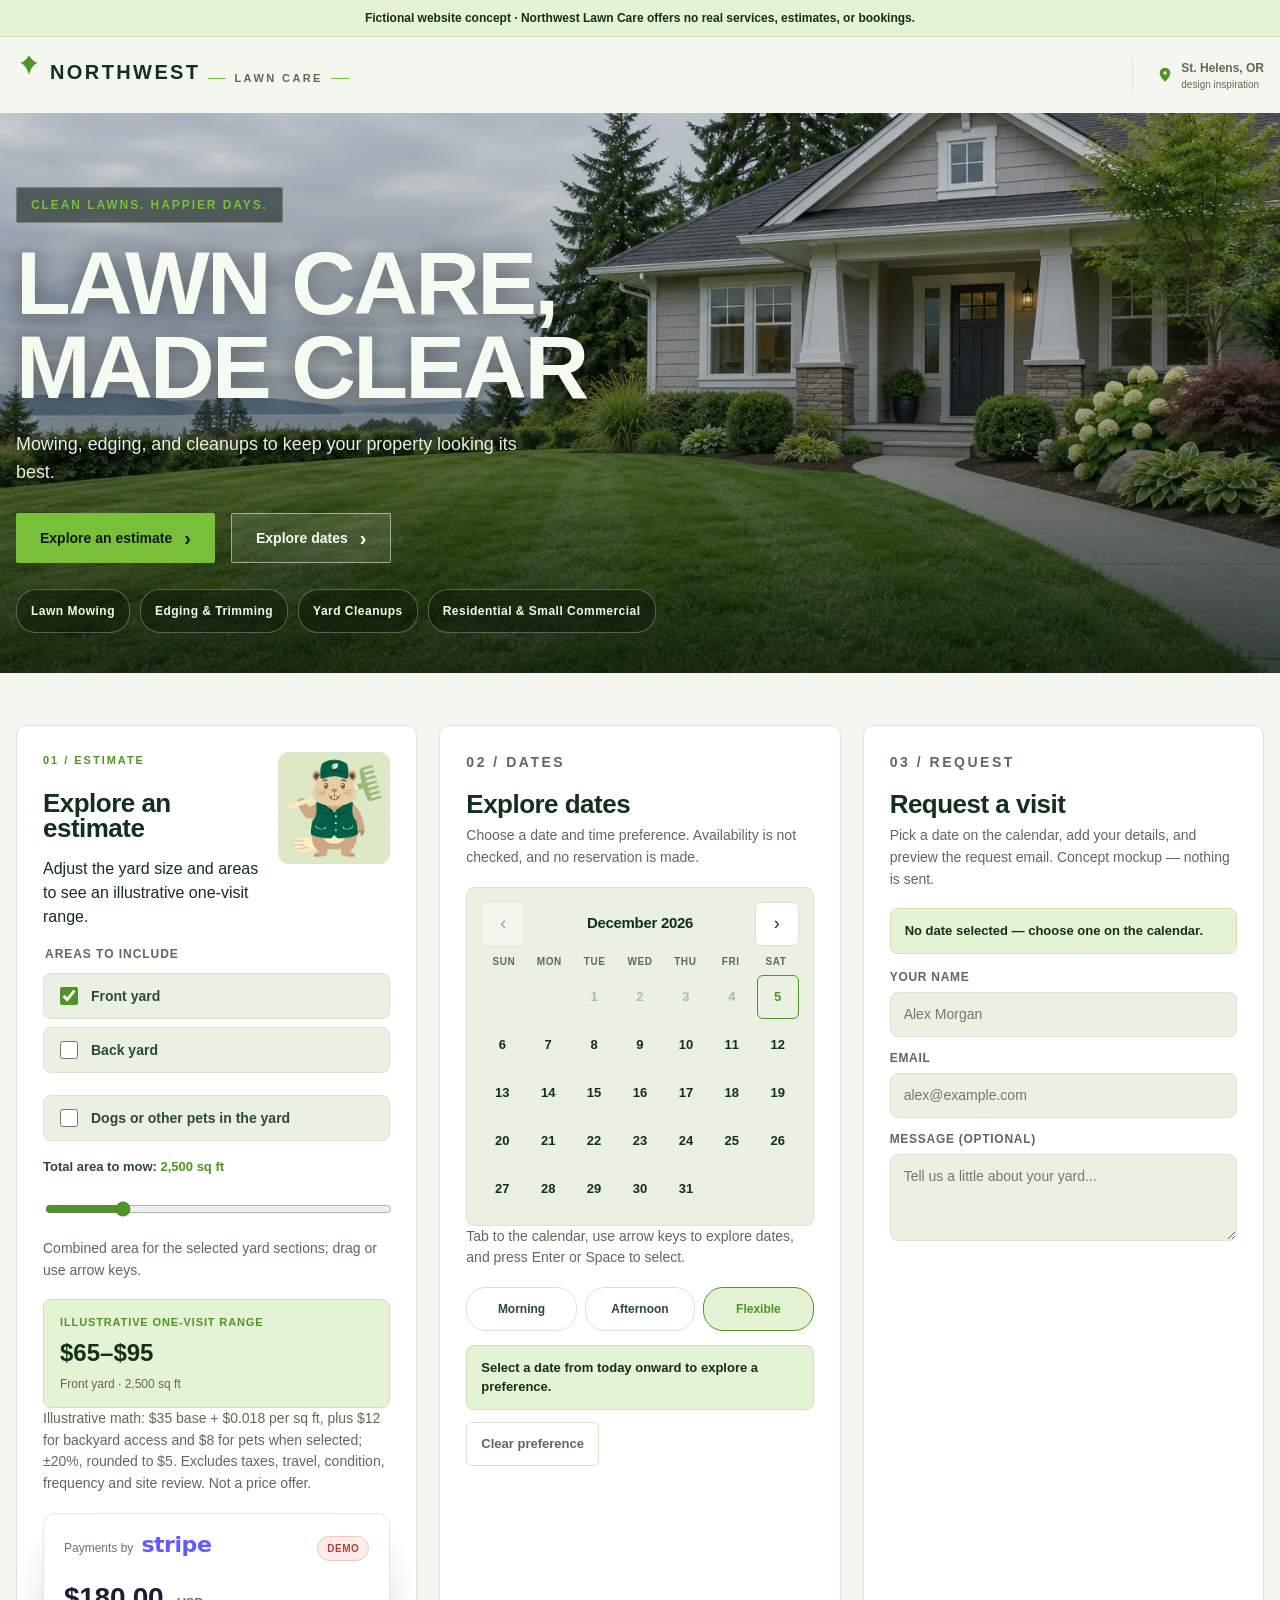
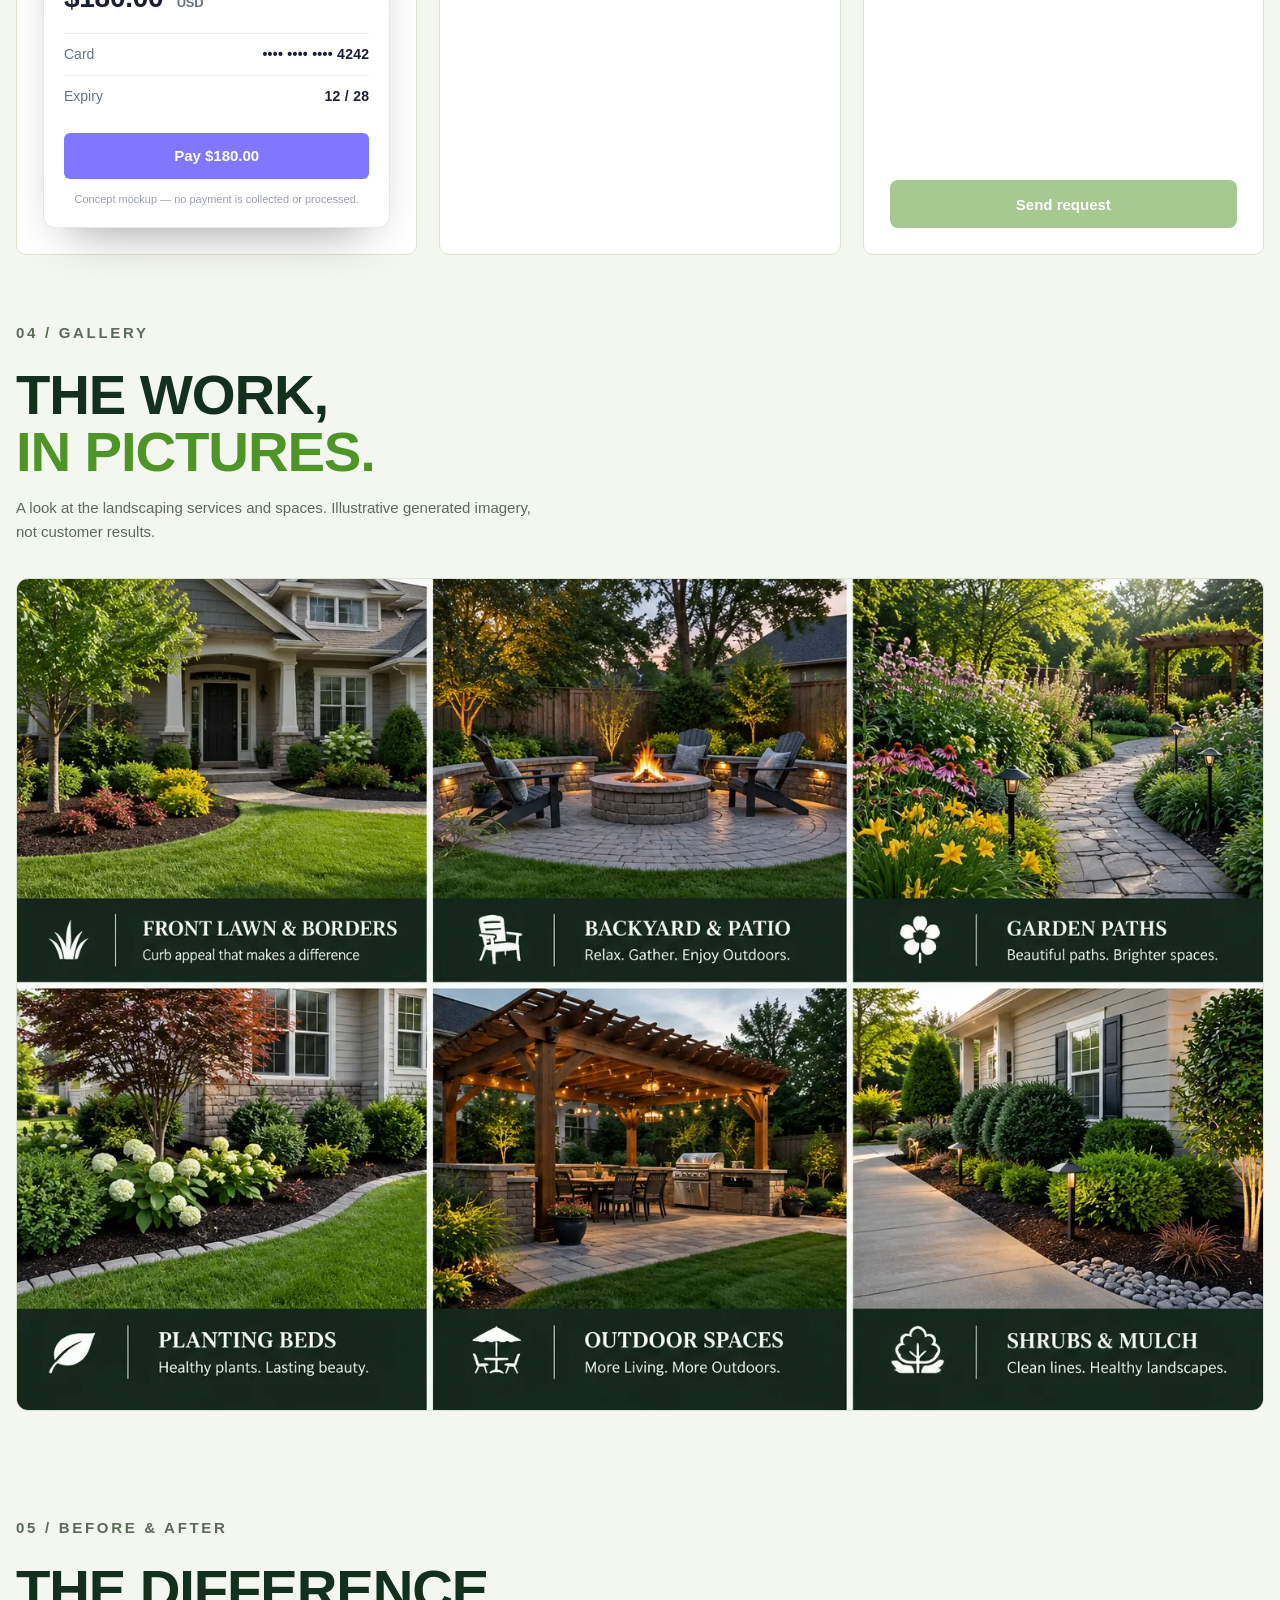
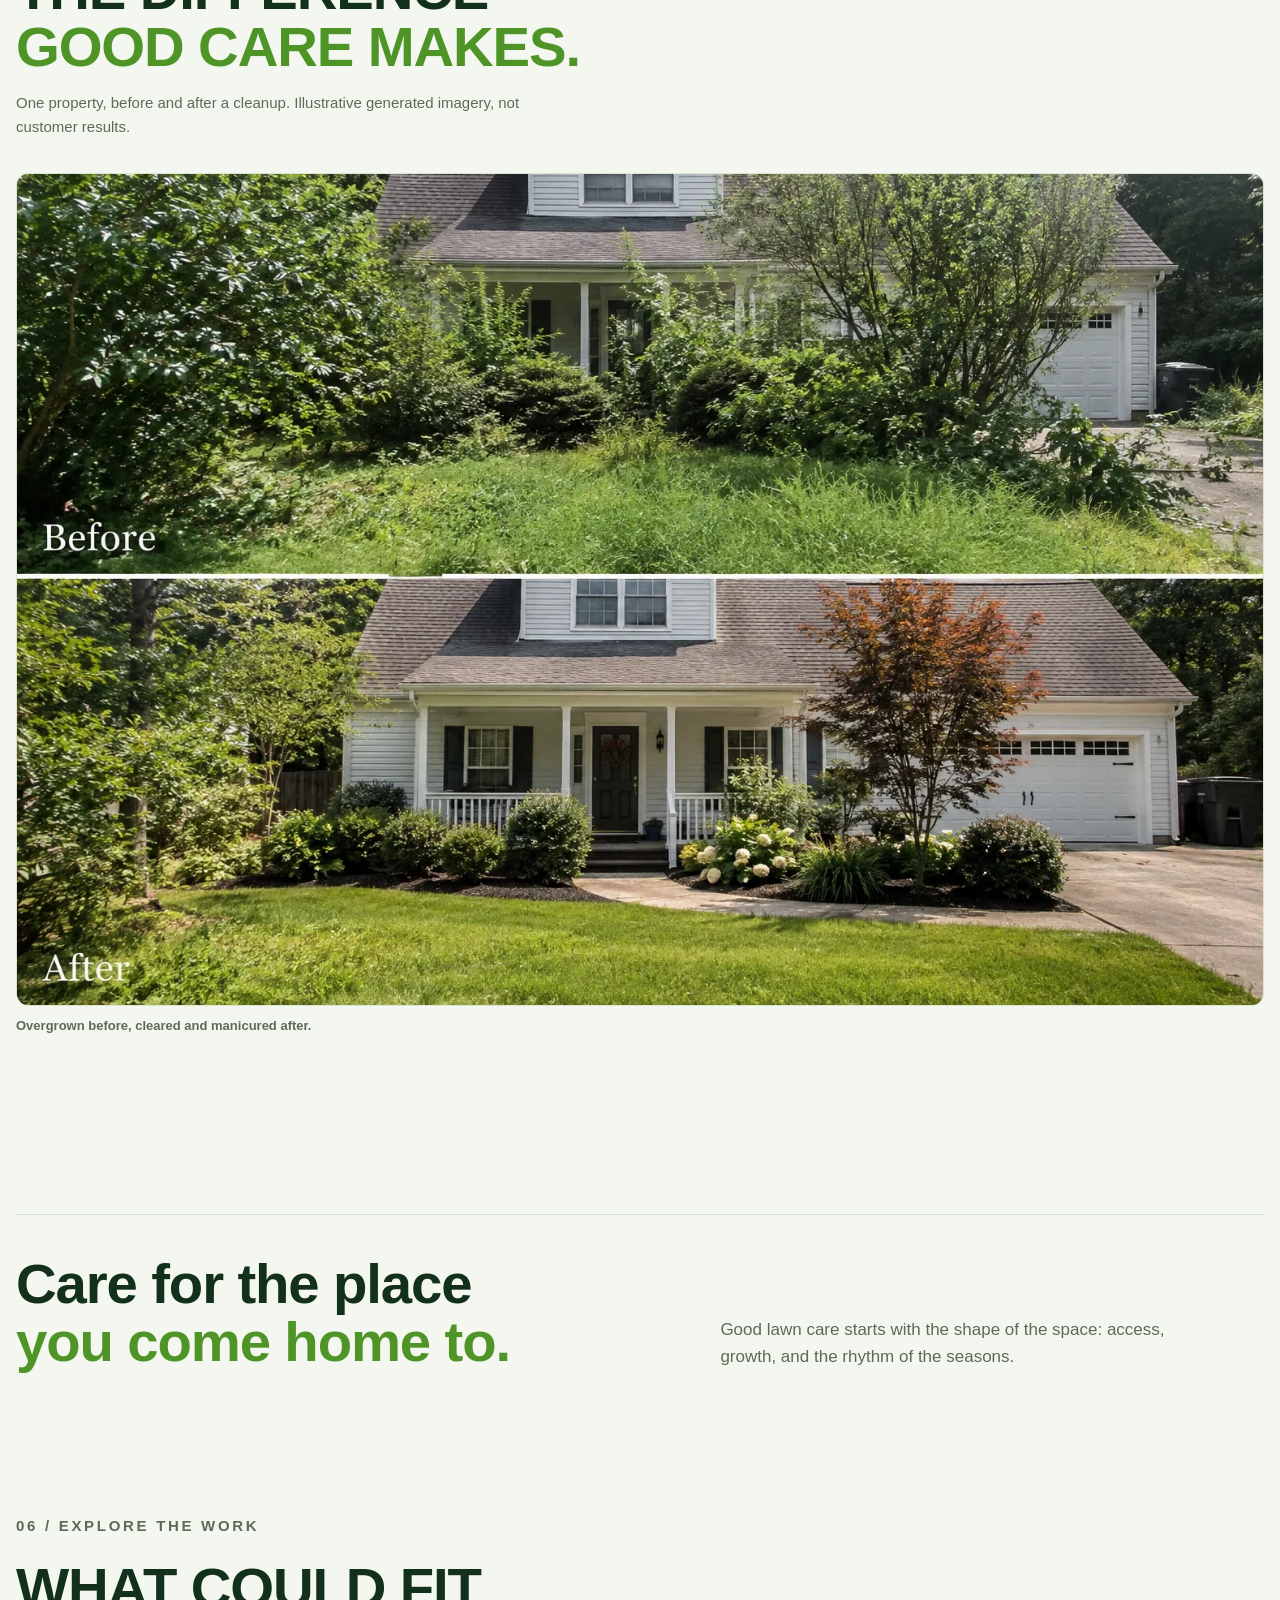
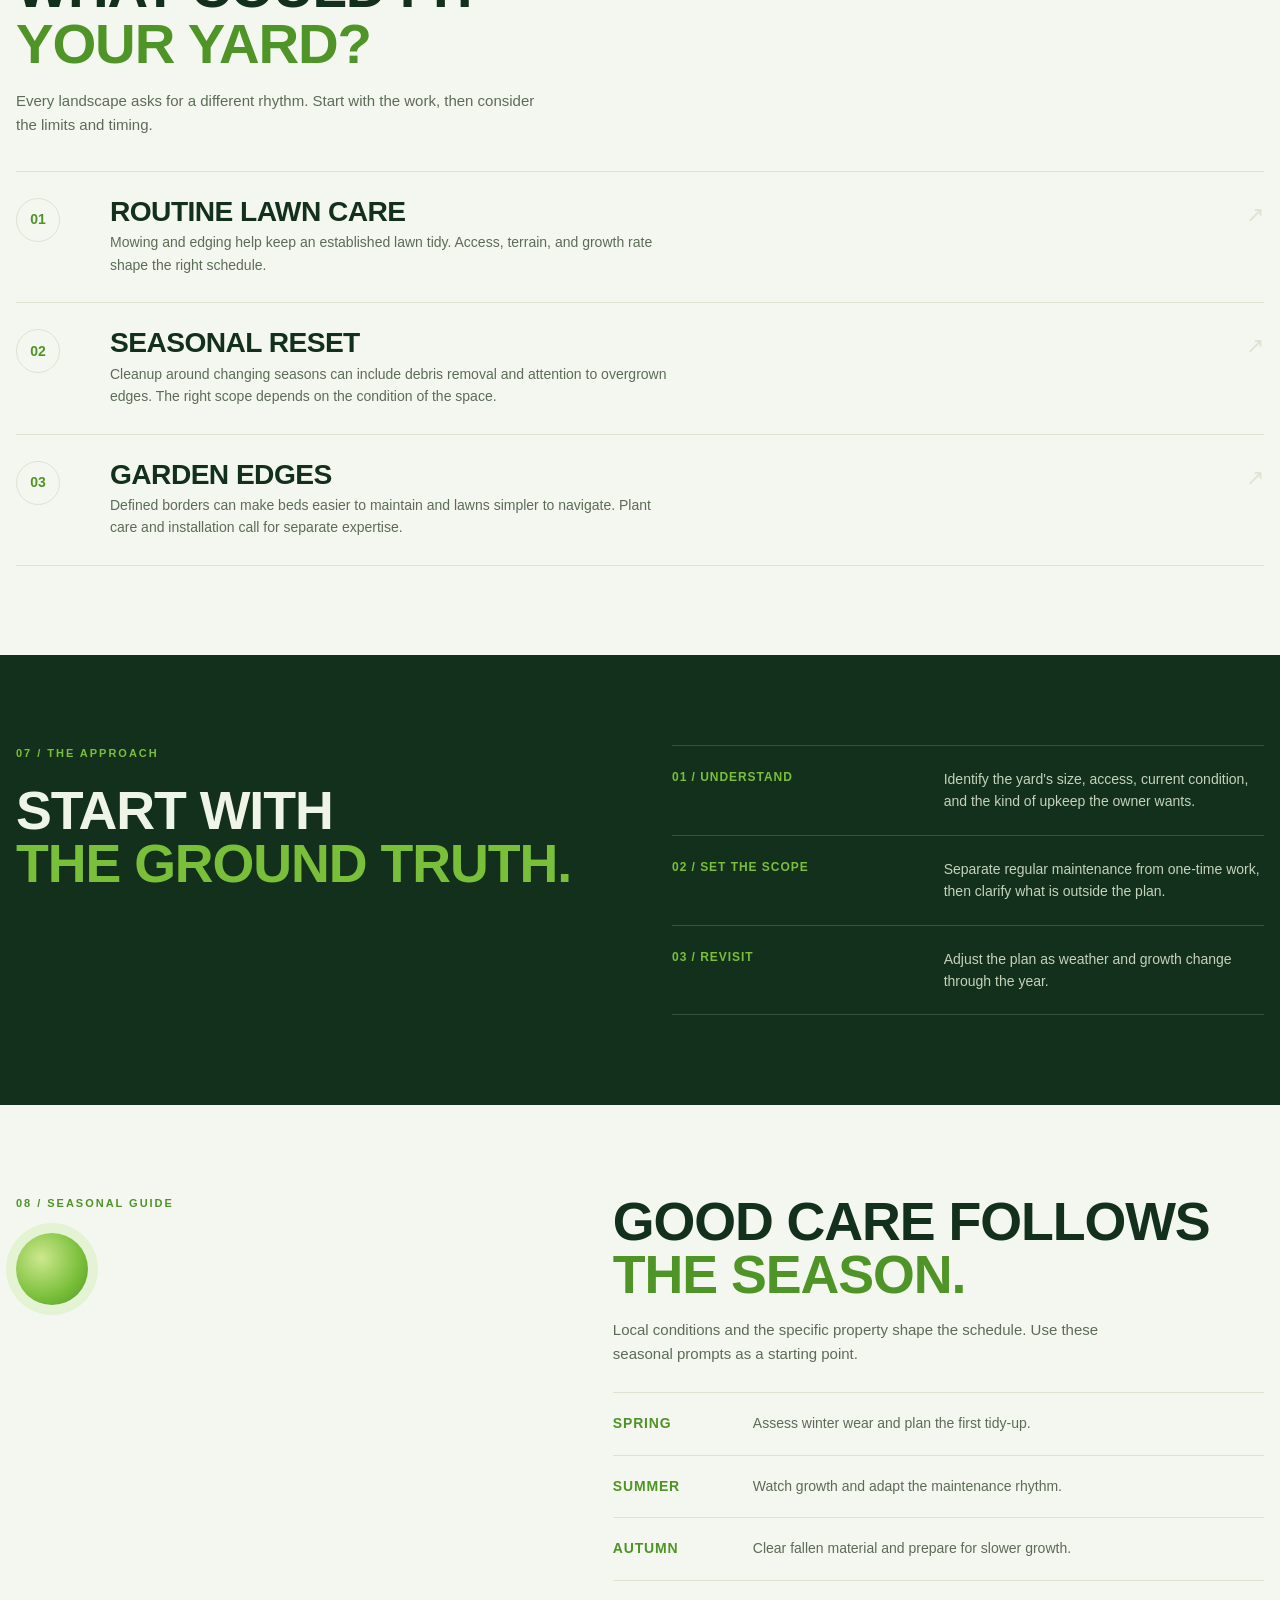
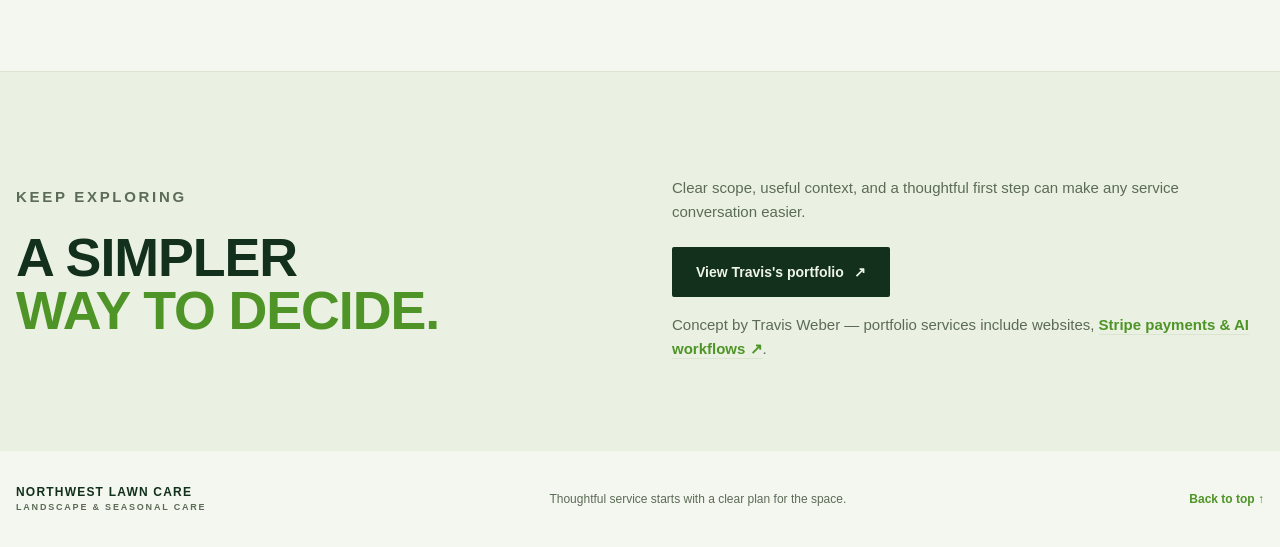
<file: lawn-demo/index.html>
<!doctype html>
<html lang="en">
<head>
  <meta charset="utf-8">
  <meta name="viewport" content="width=device-width, initial-scale=1">
  <meta name="robots" content="noindex">
  <meta name="description" content="Northwest Lawn Care is a fictional lawn care website concept by Travis Weber. No services, quotes, or bookings are offered.">
  <title>Northwest Lawn Care — Fictional website concept</title>
  <link rel="icon" type="image/svg+xml" href="./favicon.svg">
  <link rel="stylesheet" href="./style.css">
  <script src="./demo.js" defer></script>
</head>
<body class="demo-page">
  <a class="skip-link" href="#main">Skip to content</a>
  <div class="demo-disclosure">Fictional website concept · Northwest Lawn Care offers no real services, estimates, or bookings.</div>

  <header class="nl-header shell" id="home">
    <a class="nl-logo" href="#home" aria-label="Northwest Lawn Care home">
      <span class="nl-logo-mark" aria-hidden="true"><svg viewBox="0 0 24 24"><path d="M12 20c-2-6-4-9-8-11 4-1 6-4 8-7 2 3 4 6 8 7-4 2-6 5-8 11Z" fill="currentColor"/></svg></span>
      <span class="nl-logo-name">NORTHWEST</span><span class="nl-logo-sub"><i></i>LAWN CARE<i></i></span>
    </a>
    <details class="nl-menu"><summary aria-label="Open menu"><svg viewBox="0 0 32 32" aria-hidden="true"><path d="M3 7h26M3 16h26M3 25h26"/></svg></summary><nav aria-label="Main menu"><a href="#services">Services</a><a href="#method">Approach</a><a href="#gallery">Gallery</a><a href="#booking">Book</a><a href="#seasonal">Seasonal guide</a><a href="../index.html#work">Travis's portfolio</a></nav></details>
    <div class="nl-location"><svg viewBox="0 0 24 24" aria-hidden="true"><path d="M12 22s8-7.2 8-13a8 8 0 1 0-16 0c0 5.8 8 13 8 13Z" fill="currentColor"/><circle cx="12" cy="9" r="2.5" fill="#f2f8ee"/></svg><span>St. Helens, OR<small>design inspiration</small></span></div>
  </header>

  <main id="main">
    <section class="nl-hero" aria-labelledby="demo-title">
      <img class="nl-hero-img" src="./assets/lawn-hero.webp" alt="" aria-hidden="true" decoding="async">
      <div class="nl-hero-scrim" aria-hidden="true"></div>
      <div class="nl-hero-inner shell">
        <p class="nl-kicker">Clean lawns. Happier days.</p>
        <h1 id="demo-title">Lawn Care,<br>Made Clear</h1>
        <p class="nl-subtitle">Mowing, edging, and cleanups to keep your property looking its best.</p>
        <div class="nl-actions">
          <a class="nl-cta nl-cta-primary" href="#quote-sample"><span>Explore an estimate</span><b aria-hidden="true">›</b></a>
          <a class="nl-cta nl-cta-secondary" href="#schedule-sample"><span>Explore dates</span><b aria-hidden="true">›</b></a>
        </div>
        <div class="nl-features" aria-label="Service categories">
          <a href="#services">Lawn Mowing</a>
          <a href="#services">Edging &amp; Trimming</a>
          <a href="#services">Yard Cleanups</a>
          <a href="#method">Residential &amp; Small Commercial</a>
        </div>
      </div>
    </section>

    <section class="nl-samples shell" aria-label="Interactive planning tools">
      <article id="quote-sample" class="sample-tool" tabindex="-1" aria-labelledby="quote-title">
        <div class="tool-head"><div><p class="eyebrow">01 / Estimate</p><h2 id="quote-title">Explore an estimate</h2>
        <p>Adjust the yard size and areas to see an illustrative one-visit range.</p></div><img class="tool-mascot" src="./assets/mascot-beaver.svg" alt="An original beaver groundskeeper mascot illustration, wearing a green vest and cap and carrying a rake"></div>
        <fieldset class="sample-choices"><legend>Areas to include</legend><label><input id="front-yard" type="checkbox" checked> Front yard</label><label><input id="back-yard" type="checkbox"> Back yard</label></fieldset>
        <label class="sample-check"><input id="pets-yard" type="checkbox"> Dogs or other pets in the yard</label>
        <label class="sample-slider-label" for="yard-area">Total area to mow: <output id="yard-area-value" for="yard-area">2,500 sq ft</output></label>
        <input id="yard-area" class="sample-slider" type="range" min="500" max="10000" step="100" value="2500" aria-describedby="area-hint">
        <p id="area-hint" class="sample-hint">Combined area for the selected yard sections; drag or use arrow keys.</p>
        <div class="sample-result" role="status" aria-live="polite"><span>Illustrative one-visit range</span><strong id="quote-result"></strong><small id="quote-detail"></small></div>
        <p class="sample-fineprint">Illustrative math: $35 base + $0.018 per sq ft, plus $12 for backyard access and $8 for pets when selected; ±20%, rounded to $5. Excludes taxes, travel, condition, frequency and site review. Not a price offer.</p>
        <div class="stripe-demo" aria-label="Sample Stripe checkout (mock)">
          <div class="stripe-demo-card">
            <div class="stripe-demo-head">
              <span class="stripe-demo-by">Payments by</span><span class="stripe-demo-word">stripe</span>
              <span class="stripe-demo-tag">Demo</span>
            </div>
            <div class="stripe-demo-amount">$180.00 <span>USD</span></div>
            <div class="stripe-demo-row"><span>Card</span><strong>•••• •••• •••• 4242</strong></div>
            <div class="stripe-demo-row"><span>Expiry</span><strong>12 / 28</strong></div>
            <button class="stripe-demo-pay" type="button" disabled>Pay $180.00</button>
            <p class="stripe-demo-note">Concept mockup — no payment is collected or processed.</p>
          </div>
        </div>
      </article>
      <article id="schedule-sample" class="sample-tool" tabindex="-1" aria-labelledby="schedule-title">
        <p class="eyebrow">02 / Dates</p><h2 id="schedule-title">Explore dates</h2>
        <p>Choose a date and time preference. Availability is not checked, and no reservation is made.</p>
        <div class="sample-calendar" aria-label="Date preference picker">
          <div class="calendar-heading"><button type="button" id="prev-month" aria-label="Previous month">‹</button><h3 id="calendar-month" tabindex="-1" aria-live="polite"></h3><button type="button" id="next-month" aria-label="Next month">›</button></div>
          <div class="calendar-weekdays" aria-hidden="true"><span>Sun</span><span>Mon</span><span>Tue</span><span>Wed</span><span>Thu</span><span>Fri</span><span>Sat</span></div>
          <div class="calendar-days" id="calendar-days" role="group" aria-label="Choose a date from today onward" aria-describedby="calendar-help"></div>
        </div>
        <p id="calendar-help" class="sample-hint">Tab to the calendar, use arrow keys to explore dates, and press Enter or Space to select.</p>
        <div class="sample-times" role="group" aria-label="Time of day preference"><button type="button" data-time="Morning" aria-pressed="false">Morning</button><button type="button" data-time="Afternoon" aria-pressed="false">Afternoon</button><button type="button" data-time="Flexible" aria-pressed="true">Flexible</button></div>
        <output id="date-preference" class="sample-preference" aria-live="polite">Select a date from today onward to explore a preference.</output>
        <button type="button" class="sample-clear" id="clear-date">Clear preference</button>
      </article>
      <article id="booking" class="sample-tool booking-tool" tabindex="-1" aria-labelledby="booking-title">
        <p class="eyebrow">03 / Request</p><h2 id="booking-title">Request a visit</h2>
        <p>Pick a date on the calendar, add your details, and preview the request email. Concept mockup — nothing is sent.</p>
        <output id="bk-date-summary" class="booking-date-summary">No date selected — choose one on the calendar.</output>
        <label class="cfield"><span>Your name</span><input id="bk-name" type="text" autocomplete="name" placeholder="Alex Morgan"></label>
        <label class="cfield"><span>Email</span><input id="bk-email" type="email" autocomplete="email" placeholder="alex@example.com"></label>
        <label class="cfield"><span>Message (optional)</span><textarea id="bk-message" rows="3" placeholder="Tell us a little about your yard..."></textarea></label>
        <button type="button" class="bk-send" id="bk-send" disabled>Send request</button>
        <div class="bk-confirm" id="bk-confirm" hidden></div>
      </article>
    </section>

    <section class="gallery-section shell" id="gallery" aria-labelledby="gallery-title">
      <div class="demo-section-head">
        <p class="eyebrow">04 / Gallery</p>
        <h2 id="gallery-title">The work,<br><em>in pictures.</em></h2>
        <p>A look at the landscaping services and spaces. Illustrative generated imagery, not customer results.</p>
      </div>
      <figure class="gallery-collage">
        <img src="./assets/gallery-collage.webp" alt="A collage of landscaping services: front lawn and borders, backyard and patio, garden paths, planting beds, outdoor spaces, and shrubs and mulch" loading="lazy">
      </figure>
    </section>

    <section class="transform-section shell" id="transform" aria-labelledby="transform-title">
      <div class="demo-section-head">
        <p class="eyebrow">05 / Before &amp; after</p>
        <h2 id="transform-title">The difference<br><em>good care makes.</em></h2>
        <p>One property, before and after a cleanup. Illustrative generated imagery, not customer results.</p>
      </div>
      <figure class="transform-fig">
        <img src="./assets/before-after.webp" alt="A before-and-after comparison of a front yard: overgrown before, then the same yard cleared with a neat lawn and trimmed planting beds" loading="lazy">
        <figcaption>Overgrown before, cleared and manicured after.</figcaption>
      </figure>
    </section>

    <section class="demo-intro" aria-label="Approach overview"><div class="shell intro-row"><p>Care for the place<br><em>you come home to.</em></p><span>Good lawn care starts with the shape of the space: access, growth, and the rhythm of the seasons.</span></div></section>

    <section class="services-section shell" id="services" aria-labelledby="services-title">
      <div class="demo-section-head"><p class="eyebrow">06 / Explore the work</p><h2 id="services-title">What could fit<br><em>your yard?</em></h2><p>Every landscape asks for a different rhythm. Start with the work, then consider the limits and timing.</p></div>
      <div class="service-list">
        <article class="service-row"><span class="service-index">01</span><div><h3>Routine lawn care</h3><p>Mowing and edging help keep an established lawn tidy. Access, terrain, and growth rate shape the right schedule.</p></div><span class="service-mark" aria-hidden="true">↗</span></article>
        <article class="service-row"><span class="service-index">02</span><div><h3>Seasonal reset</h3><p>Cleanup around changing seasons can include debris removal and attention to overgrown edges. The right scope depends on the condition of the space.</p></div><span class="service-mark" aria-hidden="true">↗</span></article>
        <article class="service-row"><span class="service-index">03</span><div><h3>Garden edges</h3><p>Defined borders can make beds easier to maintain and lawns simpler to navigate. Plant care and installation call for separate expertise.</p></div><span class="service-mark" aria-hidden="true">↗</span></article>
      </div>
    </section>

    <section class="method-section" id="method" aria-labelledby="method-title"><div class="shell method-grid"><div><p class="eyebrow">07 / The approach</p><h2 id="method-title">Start with<br><em>the ground truth.</em></h2></div><div class="method-steps"><div><span>01 / Understand</span><p>Identify the yard's size, access, current condition, and the kind of upkeep the owner wants.</p></div><div><span>02 / Set the scope</span><p>Separate regular maintenance from one-time work, then clarify what is outside the plan.</p></div><div><span>03 / Revisit</span><p>Adjust the plan as weather and growth change through the year.</p></div></div></div></section>

    <section class="seasonal-section shell" id="seasonal" aria-labelledby="seasonal-title"><div class="seasonal-label"><p class="eyebrow">08 / Seasonal guide</p><span class="seasonal-sun" aria-hidden="true"></span></div><div><h2 id="seasonal-title">Good care follows<br><em>the season.</em></h2><p>Local conditions and the specific property shape the schedule. Use these seasonal prompts as a starting point.</p><div class="seasonal-notes"><div><span>Spring</span><p>Assess winter wear and plan the first tidy-up.</p></div><div><span>Summer</span><p>Watch growth and adapt the maintenance rhythm.</p></div><div><span>Autumn</span><p>Clear fallen material and prepare for slower growth.</p></div></div></div></section>

    <section class="demo-close" id="contact-sample" aria-labelledby="close-title"><div class="shell close-grid"><div><p class="eyebrow">Keep exploring</p><h2 id="close-title">A simpler<br><em>way to decide.</em></h2></div><div><p>Clear scope, useful context, and a thoughtful first step can make any service conversation easier.</p><a class="button button-cream" href="../index.html#work">View Travis's portfolio <span aria-hidden="true">↗</span></a><p class="demo-note">Concept by Travis Weber — portfolio services include websites, <a href="../index.html#services">Stripe payments &amp; AI workflows ↗</a>.</p></div></div></section>
  </main>

  <footer class="demo-footer shell"><span>NORTHWEST LAWN CARE <small>LANDSCAPE &amp; SEASONAL CARE</small></span><p>Thoughtful service starts with a clear plan for the space.</p><a href="#main">Back to top ↑</a></footer>
  <nav class="nl-bottom-nav" aria-label="Quick navigation"><a class="active" href="#home"><svg viewBox="0 0 32 32" aria-hidden="true"><path d="M3 15 16 4l13 11M7 13v16h18V13M13 29V19h6v10"/></svg><span>Home</span></a><a href="#quote-sample"><svg viewBox="0 0 32 32" aria-hidden="true"><path d="M7 3h13l6 6v20H7zM20 3v7h6M11 16h11M11 21h11"/></svg><span>Estimate</span></a><a href="#schedule-sample"><svg viewBox="0 0 32 32" aria-hidden="true"><rect x="4" y="7" width="24" height="22" rx="2"/><path d="M4 13h24M10 3v8M22 3v8"/></svg><span>Dates</span></a><a href="#gallery"><svg viewBox="0 0 32 32" aria-hidden="true"><rect x="3" y="5" width="26" height="22" rx="2"/><circle cx="11" cy="12" r="2"/><path d="m5 24 8-8 6 5 5-4 4 4"/></svg><span>Gallery</span></a><a href="#booking"><svg viewBox="0 0 32 32" aria-hidden="true"><path d="M7 4c-2 0-4 3-4 7 0 9 10 19 19 19 4 0 7-2 7-4l-7-5-4 4c-5-2-9-6-11-11l4-4z"/></svg><span>Book</span></a></nav>
</body>
</html>
</file>
<file: kinetic-landing.css>
/* Kinetic portfolio landing — dark editorial, motion-first, yellow accents. Self-contained. */
:root{
  --bg:#0e0f12; --bg-2:#13151b; --bg-3:#171a21;
  --ink:#f4f4ef; --ink-2:#d6d8dd; --muted:#9498a3; --line:#282b34;
  --yellow:#ffd02f; --yellow-deep:#eab308;
  --sans:-apple-system,BlinkMacSystemFont,"Segoe UI",Roboto,"Helvetica Neue",Arial,sans-serif;
}
*{box-sizing:border-box}
html{scroll-behavior:smooth}
body{margin:0;background:var(--bg);color:var(--ink);font-family:var(--sans);line-height:1.5;-webkit-font-smoothing:antialiased}
a{color:inherit;text-decoration:none}
img{display:block;max-width:100%}
h1,h2,h3{margin:0;font-weight:800;letter-spacing:-.02em;line-height:.96}
.skip-link{position:absolute;left:-9999px;top:0;background:var(--yellow);color:#111;padding:10px 16px;font-weight:700;z-index:100}
.skip-link:focus{left:12px;top:12px}
:focus-visible{outline:3px solid var(--yellow-deep);outline-offset:3px}

/* ---------- Header ---------- */
.site-header{position:sticky;top:0;z-index:50;display:flex;align-items:center;gap:40px;height:72px;padding:0 clamp(18px,4vw,56px);background:rgba(14,15,18,.88);backdrop-filter:blur(10px);border-bottom:1px solid var(--line)}
.brand{font-weight:800;font-size:24px;letter-spacing:-.05em;min-height:44px;min-width:44px;display:inline-flex;align-items:center;justify-content:center}
.brand-dot{color:var(--yellow)}
.main-nav{display:flex;gap:32px;margin-left:auto}
.main-nav a{font-size:12px;font-weight:600;letter-spacing:.08em;text-transform:uppercase;color:var(--ink-2);padding:6px 0;min-height:44px;min-width:44px;display:inline-flex;align-items:center;justify-content:center}
.main-nav a:hover{color:var(--yellow)}
.header-link{font-size:12px;font-weight:700;letter-spacing:.04em;color:var(--ink);display:inline-flex;align-items:center;gap:8px;border-bottom:1px solid var(--yellow);padding-bottom:4px;white-space:nowrap}
.header-link:hover{color:var(--yellow)}
.nav-menu{margin-left:auto}
.nav-menu summary{list-style:none;cursor:pointer;display:none;width:44px;height:44px;align-items:center;justify-content:center;border:1px solid var(--line);border-radius:6px}
.nav-menu summary::-webkit-details-marker{display:none}
.nav-menu summary svg{width:22px;height:22px;stroke:var(--ink);stroke-width:2;fill:none}

/* ---------- Hero ---------- */
.hero{min-height:100vh;display:flex;flex-direction:column;justify-content:center;padding:96px clamp(18px,5vw,72px) 48px;position:relative}
.eyebrow{display:flex;align-items:center;gap:12px;font-size:11px;font-weight:700;letter-spacing:.2em;text-transform:uppercase;color:var(--muted);margin:0 0 30px}
.eyebrow-mark{color:var(--yellow);font-size:14px;line-height:1}
.sr-only{position:absolute;width:1px;height:1px;padding:0;margin:-1px;overflow:hidden;clip:rect(0,0,0,0);white-space:nowrap;border:0}
.hero-marquee{margin-bottom:clamp(30px,4vw,56px);font-weight:800;text-transform:uppercase;letter-spacing:-.02em;line-height:.94}
.hm-row{overflow:hidden;white-space:nowrap;font-size:clamp(46px,8.4vw,138px)}
.hm-for{font-size:clamp(46px,8.4vw,138px);color:var(--ink);white-space:nowrap;margin:4px 0 4px clamp(0px,7vw,140px)}
.hm-track{display:flex;width:max-content;will-change:transform}
.hm-seg{white-space:nowrap;margin-right:.75em;flex:0 0 auto}
.hm-row em{font-style:normal;color:var(--yellow)}
.hm-track--top{animation:hmToRight 60s linear infinite}
.hm-track--bottom{animation:hmToLeft 60s linear infinite}
@keyframes hmToRight{from{transform:translateX(-50%)}to{transform:translateX(0)}}
@keyframes hmToLeft{from{transform:translateX(0)}to{transform:translateX(-50%)}}
.hero-meta{display:flex;align-items:flex-end;gap:clamp(24px,5vw,72px);margin-bottom:clamp(30px,4vw,56px)}
.hero-intro{max-width:560px;font-size:clamp(15px,1.3vw,18px);line-height:1.65;color:var(--ink-2);margin:0}
.hero-actions{display:flex;align-items:center;gap:26px;flex-wrap:wrap}
.button{display:inline-flex;align-items:center;gap:12px;min-height:52px;padding:0 26px;font-weight:700;font-size:14px;border-radius:2px;cursor:pointer;transition:transform .18s ease,box-shadow .18s ease}
.button:hover{transform:translateY(-2px)}
.button-dark{background:var(--yellow);color:#14130b;box-shadow:0 6px 0 rgba(0,0,0,.55)}
.button-dark:hover{box-shadow:0 8px 0 rgba(0,0,0,.55)}
.button-dark span,.button-ghost span{font-size:17px;line-height:1}
.button-ghost{background:transparent;color:var(--ink);border:2px solid var(--ink)}
.button-ghost:hover{border-color:var(--yellow);box-shadow:0 4px 0 var(--yellow-deep)}
.text-link{display:inline-flex;align-items:center;gap:10px;font-size:14px;font-weight:700;color:var(--ink);border-bottom:2px solid var(--yellow-deep);padding-bottom:5px;min-height:44px}
.text-link span{font-size:16px}
.hero-foot{display:flex;align-items:center;justify-content:space-between;padding-top:22px;border-top:1px solid var(--line)}
.location{display:inline-flex;align-items:center;gap:12px;font-size:11px;font-weight:700;letter-spacing:.16em;text-transform:uppercase;color:var(--muted)}
.location i{width:26px;height:1px;background:var(--yellow)}
.scroll-cue{display:inline-flex;flex-direction:column;align-items:center;gap:10px;font-size:9px;font-weight:700;letter-spacing:.24em;color:var(--muted);writing-mode:vertical-rl}
.scroll-line{width:1px;height:34px;background:var(--line);position:relative;overflow:hidden}
.scroll-line::after{content:"";position:absolute;left:0;top:-100%;width:1px;height:100%;background:var(--yellow);animation:scrollDrop 2.2s ease-in-out infinite}
@keyframes scrollDrop{0%{top:-100%}60%,100%{top:100%}}

/* ---------- Marquee ---------- */
.marquee{overflow:hidden;background:var(--yellow);color:#14130b;border-top:1px solid #000;border-bottom:1px solid #000}
.marquee-track{display:flex;width:max-content;animation:marquee 28s linear infinite}
.marquee-track span{display:inline-flex;align-items:center;white-space:nowrap;font-size:clamp(15px,1.9vw,22px);font-weight:800;letter-spacing:.02em;text-transform:uppercase;padding:14px 0}
.marquee-track i{font-style:normal;color:#0e0f12;margin:0 24px}
@keyframes marquee{to{transform:translateX(-50%)}}

/* ---------- Offer ---------- */
.offer-section{padding:clamp(56px,7vw,104px) clamp(18px,5vw,72px)}
.offer-grid{display:grid;grid-template-columns:1.15fr .85fr;gap:clamp(24px,5vw,80px);align-items:start}
.offer-grid h2{font-size:clamp(38px,4.4vw,68px);line-height:1.02;text-transform:uppercase}
.offer-grid h2 br{display:none}
.offer-grid>div{max-width:460px;padding-top:6px}
.offer-grid p{font-size:15px;line-height:1.65;color:var(--muted);margin:0 0 16px}
.capability-list{list-style:none;margin:clamp(40px,5vw,64px) 0 0;padding:0;border-top:1px solid var(--line)}
.capability{display:grid;grid-template-columns:90px 1fr 1.15fr;gap:28px;align-items:baseline;padding:30px 0;border-bottom:1px solid var(--line)}
.capability-number{font-size:13px;font-weight:800;color:var(--yellow);width:52px;height:52px;display:inline-flex;align-items:center;justify-content:center;border:1px solid var(--line);border-radius:50%}
.capability h3{font-size:clamp(24px,2.4vw,38px);text-transform:uppercase}
.capability p{max-width:430px;color:var(--muted);font-size:15px;line-height:1.6;margin:0}
.capability-stripe{grid-template-columns:90px minmax(240px,1fr) auto;align-items:center;gap:32px}
.stripe-cap-copy h3{margin:0 0 8px}
.stripe-cap-copy p{max-width:none}
.capability-stripe .stripe-demo{max-width:360px;margin:0}

/* ---------- Work / concepts ---------- */
.work-section{background:var(--bg-2);padding:clamp(56px,7vw,104px) clamp(18px,5vw,72px);border-top:1px solid var(--line);border-bottom:1px solid var(--line)}
.work-head{display:flex;justify-content:space-between;align-items:flex-end;gap:32px;margin-bottom:clamp(36px,4vw,60px)}
.work-head h2{font-size:clamp(38px,4.4vw,68px);line-height:1.02;text-align:right;text-transform:uppercase}
.work-head h2 em{font-style:normal;color:var(--yellow)}
.concept-card{display:grid;grid-template-columns:1.25fr 1fr;background:var(--bg-3);border:1px solid var(--line);border-radius:3px;overflow:hidden;transition:transform .3s ease,box-shadow .3s ease,border-color .3s ease}
.concept-card+.concept-card{margin-top:34px}
.concept-card:hover{transform:translateY(-6px);border-color:#3a3f4c;box-shadow:0 30px 60px -30px rgba(0,0,0,.8)}
.concept-preview{position:relative;display:block;overflow:hidden;min-height:400px;background:var(--bg-3)}
.concept-preview img{width:100%;height:100%;object-fit:cover;position:absolute;inset:0;transition:transform .6s cubic-bezier(.16,1,.3,1)}
.concept-card:hover .concept-preview img{transform:scale(1.05)}
.concept-preview::after{content:"";position:absolute;inset:0;background:linear-gradient(180deg,rgba(0,0,0,.2) 0%,transparent 38%,rgba(0,0,0,.65) 100%)}
.preview-label{position:absolute;z-index:2;top:22px;left:24px;font-size:11px;font-weight:700;letter-spacing:.16em;color:#fff;opacity:.85}
.preview-title{position:absolute;z-index:2;left:24px;bottom:22px;font-size:clamp(34px,3.6vw,56px);font-weight:800;line-height:.96;letter-spacing:-.02em;text-transform:uppercase;color:#fff}
.concept-copy{display:flex;flex-direction:column;align-items:flex-start;justify-content:center;padding:clamp(32px,4vw,60px)}
.concept-copy .eyebrow{color:var(--muted);margin-bottom:18px}
.concept-copy h3{font-size:clamp(28px,2.5vw,40px);text-transform:uppercase;margin-bottom:18px}
.concept-copy p{color:var(--ink-2);font-size:15px;line-height:1.65;max-width:390px;margin:0}
.concept-copy .concept-note{color:#7c808c;font-size:13px;margin:6px 0 26px}
.concept-copy .button-ghost{color:var(--ink);border-color:#4a4f5c}
.concept-copy .button-ghost:hover{border-color:var(--yellow);box-shadow:0 4px 0 var(--yellow-deep)}

/* ---------- Approach ---------- */
.approach-section{padding:clamp(56px,7vw,104px) clamp(18px,5vw,72px)}
.approach-head{max-width:760px;margin-bottom:clamp(30px,4vw,52px)}
.approach-head h2{font-size:clamp(38px,4.4vw,68px);line-height:1.02;text-transform:uppercase}
.approach-head h2 em{font-style:normal;color:transparent;-webkit-text-stroke:1.5px var(--ink)}
.principle-list{border-top:1px solid var(--line)}
.principle{display:grid;grid-template-columns:90px 1fr 1.15fr;gap:28px;align-items:baseline;padding:30px 0;border-bottom:1px solid var(--line)}
.principle-number{font-size:13px;font-weight:800;color:var(--yellow);width:52px;height:52px;display:inline-flex;align-items:center;justify-content:center;border:1px solid var(--line);border-radius:50%}
.principle h3{font-size:clamp(24px,2.4vw,38px);text-transform:uppercase}
.principle p{max-width:430px;color:var(--muted);font-size:15px;line-height:1.6;margin:0}

/* ---------- About ---------- */
.about-section{background:var(--bg-2);padding:clamp(56px,7vw,104px) clamp(18px,5vw,72px);border-top:1px solid var(--line)}
.about-grid{display:grid;grid-template-columns:1.05fr .95fr;gap:clamp(28px,6vw,96px)}
.about-grid h2{font-size:clamp(36px,4.2vw,64px);line-height:1.02;text-transform:uppercase}
.about-grid h2 em{font-style:normal;color:var(--yellow)}
.about-mascot{margin:28px 0 0;max-width:300px}
.about-mascot img{display:block;width:100%;height:auto;border-radius:16px;border:1px solid var(--line);box-shadow:10px 10px 0 var(--yellow)}
.about-copy{padding-top:8px}
.about-copy p{font-size:15px;line-height:1.65;color:var(--ink-2);max-width:500px;margin:0 0 18px}
.email-address{color:var(--yellow);font-weight:700;border-bottom:1px solid var(--yellow);padding-bottom:2px}
.email-address:hover{color:#fff;border-color:#fff}
.about-copy .text-link{color:var(--ink);border-color:var(--yellow);margin-top:8px}
.about-copy .text-link:hover{color:var(--yellow)}

/* ---------- Footer ---------- */
.site-footer{display:flex;align-items:center;justify-content:space-between;flex-wrap:wrap;gap:18px;padding:26px clamp(18px,5vw,72px);border-top:1px solid var(--line);font-size:12px;color:var(--muted)}
.site-footer a{color:var(--ink-2);font-weight:600}
.site-footer a:hover{color:var(--yellow)}

/* ---------- Motion ---------- */
.reveal{opacity:0;transform:translateY(24px);transition:opacity .7s ease,transform .7s cubic-bezier(.16,1,.3,1)}
.reveal.in{opacity:1;transform:none}
html.no-motion .reveal{opacity:1;transform:none;transition:none}
html.no-motion .hm-track{animation:none}
html.no-motion .marquee-track{animation:none}
html.no-motion .scroll-line::after{animation:none}
@media(prefers-reduced-motion:reduce){
  html{scroll-behavior:auto}
  .reveal{opacity:1;transform:none;transition:none}
  .hm-track{animation:none}
  .marquee-track{animation:none}
  .scroll-line::after{animation:none}
}

/* ---------- Responsive ---------- */
@media(max-width:900px){
  .hero-meta{flex-direction:column;align-items:flex-start;gap:28px}
  .offer-grid{grid-template-columns:1fr}
  .offer-grid h2 br{display:block}
  .work-head{flex-direction:column;align-items:flex-start}
  .work-head h2{text-align:left}
  .concept-card{grid-template-columns:1fr}
  .concept-preview{min-height:300px}
  .about-grid{grid-template-columns:1fr}
  .principle,.capability{grid-template-columns:60px 1fr}
  .principle p,.capability p{grid-column:2}
  .capability-stripe{grid-template-columns:60px 1fr;align-items:start}
  .capability-stripe .stripe-demo{grid-column:2;margin-top:14px;max-width:420px}
}
@media(max-width:600px){
  .site-header{gap:16px;height:60px;padding-inline:14px}
  .brand{font-size:20px}
  .nav-menu summary{display:flex}
  .main-nav{display:none;position:absolute;right:14px;top:60px;flex-direction:column;gap:0;background:var(--bg-2);border:1px solid var(--line);border-radius:8px;box-shadow:0 12px 30px -12px rgba(0,0,0,.6);padding:8px;z-index:60}
  .nav-menu[open] .main-nav{display:flex}
  .main-nav a{padding:12px 16px;font-size:14px;letter-spacing:.04em;justify-content:flex-start;width:100%}
  .header-link{display:none}
  .hero{padding:72px 14px 40px;min-height:auto}
  .hm-row,.hm-for{font-size:clamp(40px,12vw,64px)}
  .eyebrow{font-size:10px;letter-spacing:.1em;margin-bottom:20px}
  .hero-intro{font-size:15px}
  .hero-actions{gap:20px}
  .hero-foot{gap:14px}
  .offer-section,.work-section,.approach-section,.about-section{padding:48px 14px}
  .offer-grid h2,.work-head h2,.approach-head h2,.about-grid h2{font-size:clamp(32px,10vw,46px)}
  .concept-preview{min-height:240px}
  .preview-title{font-size:34px}
  .principle,.capability{grid-template-columns:1fr;gap:12px}
  .principle p,.capability p{grid-column:auto}
  .capability-stripe{grid-template-columns:1fr}
  .capability-stripe .stripe-demo{grid-column:auto;max-width:none}
  .principle-number,.capability-number{width:44px;height:44px}
  .site-footer{flex-direction:column;align-items:flex-start}
  .site-footer a{min-height:44px;display:inline-flex;align-items:center}
}
@media(max-width:380px){
  .header-link{display:none}
  .main-nav{gap:10px}
  .main-nav a{letter-spacing:0}
}

/* ---------- Stripe demo (mock checkout, shared) ---------- */
.stripe-demo{max-width:420px}
.stripe-demo-card{background:#ffffff;color:#1a1f36;border:1px solid #e3e8ee;border-radius:12px;box-shadow:0 24px 48px -26px rgba(0,0,0,.45);padding:20px}
.stripe-demo-head{display:flex;align-items:baseline;gap:8px;margin-bottom:16px}
.stripe-demo-by{font-size:12px;color:#697386;font-weight:500}
.stripe-demo-word{font-family:ui-sans-serif,system-ui,-apple-system,"Segoe UI",Roboto,Helvetica,Arial,sans-serif;font-weight:700;font-size:22px;letter-spacing:-.02em;color:#635BFF;line-height:1}
.stripe-demo-tag{margin-left:auto;font-size:10px;font-weight:700;letter-spacing:.05em;text-transform:uppercase;color:#a9443c;background:#fdecea;border:1px solid #f3c6c0;padding:4px 9px;border-radius:999px;white-space:nowrap}
.stripe-demo-amount{font-size:28px;font-weight:700;letter-spacing:-.01em;color:#1a1f36;margin-bottom:14px}
.stripe-demo-amount span{font-size:13px;font-weight:600;color:#697386;margin-left:6px}
.stripe-demo-row{display:flex;justify-content:space-between;align-items:center;gap:12px;padding:10px 0;border-top:1px solid #eceef2;font-size:14px}
.stripe-demo-row span{color:#697386}
.stripe-demo-row strong{color:#1a1f36;font-weight:600;letter-spacing:.02em}
.stripe-demo-pay{width:100%;min-height:46px;margin-top:16px;border:0;border-radius:6px;background:#635BFF;color:#ffffff;font-size:15px;font-weight:700;cursor:not-allowed;opacity:.82}
.stripe-demo-note{font-size:11px;color:#9aa0ac;text-align:center;margin:12px 0 0;line-height:1.5}

/* ---------- Help / services (granular) ---------- */
.help-section{padding:clamp(56px,7vw,104px) clamp(18px,5vw,72px)}
.help-section h2{font-size:clamp(38px,4.4vw,68px);line-height:1.02;text-transform:uppercase;margin-bottom:clamp(30px,4vw,52px)}
.help-section h2 em{font-style:normal;color:var(--yellow)}
.help-grid{list-style:none;margin:0;padding:0;display:grid;grid-template-columns:repeat(3,1fr);gap:1px;background:var(--line);border:1px solid var(--line);border-radius:3px;overflow:hidden}
.help-item{background:var(--bg);padding:clamp(22px,2.6vw,32px)}
.help-item h3{font-size:clamp(17px,1.5vw,21px);text-transform:uppercase;letter-spacing:-.01em;margin-bottom:10px}
.help-item p{color:var(--muted);font-size:14px;line-height:1.6;margin:0}

/* ---------- Technical projects ---------- */
.projects-section{background:var(--bg-2);padding:clamp(56px,7vw,104px) clamp(18px,5vw,72px);border-top:1px solid var(--line)}
.projects-head{max-width:840px;margin-bottom:clamp(30px,4vw,52px)}
.projects-head h2{font-size:clamp(38px,4.4vw,68px);line-height:1.02;text-transform:uppercase}
.projects-head h2 em{font-style:normal;color:var(--yellow)}
.project-grid{display:grid;grid-template-columns:repeat(4,1fr);gap:1px;background:var(--line);border:1px solid var(--line);border-radius:3px;overflow:hidden}
.project-card{background:var(--bg-3);padding:clamp(22px,2.4vw,32px)}
.project-card h3{font-size:clamp(17px,1.4vw,20px);text-transform:uppercase;letter-spacing:-.01em;margin-bottom:12px}
.project-card p{color:var(--muted);font-size:14px;line-height:1.65;margin:0}

/* ---------- Skills ---------- */
.skills-section{padding:clamp(56px,7vw,104px) clamp(18px,5vw,72px)}
.skills-head{max-width:840px;margin-bottom:clamp(30px,4vw,52px)}
.skills-head h2{font-size:clamp(38px,4.4vw,68px);line-height:1.02;text-transform:uppercase}
.skills-head h2 em{font-style:normal;color:var(--yellow)}
.skills-grid{display:grid;grid-template-columns:repeat(4,1fr);gap:1px;background:var(--line);border:1px solid var(--line);border-radius:3px;overflow:hidden}
.skill-group{background:var(--bg);padding:clamp(22px,2.4vw,32px)}
.skill-group h3{font-size:12px;font-weight:800;letter-spacing:.14em;text-transform:uppercase;color:var(--yellow);margin-bottom:18px;display:flex;align-items:center;gap:10px}
.skill-group h3::before{content:"✦";font-size:13px;line-height:1}
.skill-group ul{list-style:none;margin:0;padding:0;display:flex;flex-wrap:wrap;gap:8px}
.skill-group li{font-size:11px;font-weight:600;letter-spacing:.03em;text-transform:uppercase;color:var(--ink-2);border:1px solid var(--line);border-radius:999px;padding:6px 12px}

/* ---------- How I work ---------- */
.process-section{background:var(--bg-2);padding:clamp(56px,7vw,104px) clamp(18px,5vw,72px);border-top:1px solid var(--line)}
.process-head{max-width:840px;margin-bottom:clamp(30px,4vw,52px)}
.process-head h2{font-size:clamp(38px,4.4vw,68px);line-height:1.02;text-transform:uppercase}
.process-head h2 em{font-style:normal;color:var(--yellow)}
.process-list{list-style:none;margin:0;padding:0;display:grid;grid-template-columns:repeat(5,1fr);gap:clamp(16px,2.4vw,36px)}
.process-step{position:relative;padding-top:22px;border-top:1px solid var(--line)}
.process-step::before{content:"";position:absolute;top:-1px;left:0;width:34px;height:2px;background:var(--yellow)}
.process-num{font-size:13px;font-weight:800;color:var(--yellow)}
.process-step h3{font-size:clamp(20px,1.8vw,26px);text-transform:uppercase;margin:14px 0 10px}
.process-step p{color:var(--muted);font-size:14px;line-height:1.6;margin:0}

/* ---------- Final CTA ---------- */
.cta-section{padding:clamp(72px,9vw,140px) clamp(18px,5vw,72px);background:var(--yellow);color:#14130b}
.cta-section .eyebrow{color:rgba(20,19,11,.72);margin-bottom:24px}
.cta-section .eyebrow-mark{color:#14130b}
.cta-section h2{font-size:clamp(40px,5.4vw,86px);line-height:.98;text-transform:uppercase;max-width:920px;margin-bottom:clamp(18px,2.4vw,30px)}
.cta-section h2 em{font-style:normal;color:transparent;-webkit-text-stroke:1.5px #14130b}
.cta-sub{font-size:clamp(16px,1.7vw,20px);line-height:1.55;color:rgba(20,19,11,.82);max-width:640px;margin:0 0 clamp(26px,3vw,40px)}
.cta-section .button-dark{background:#14130b;color:var(--yellow);box-shadow:0 6px 0 rgba(0,0,0,.35)}
.cta-section .button-dark:hover{box-shadow:0 8px 0 rgba(0,0,0,.35)}

/* ---------- Expansion responsive ---------- */
@media(max-width:900px){
  .help-grid{grid-template-columns:repeat(2,1fr)}
  .project-grid{grid-template-columns:repeat(2,1fr)}
  .skills-grid{grid-template-columns:repeat(2,1fr)}
  .process-list{grid-template-columns:repeat(3,1fr)}
}
@media(max-width:600px){
  .help-section,.projects-section,.skills-section,.process-section{padding:48px 14px}
  .work-head h2,.help-section h2,.projects-head h2,.skills-head h2,.process-head h2,.cta-section h2{font-size:clamp(30px,9vw,42px)}
  .help-grid,.project-grid,.skills-grid{grid-template-columns:1fr}
  .process-list{grid-template-columns:1fr;gap:0}
  .process-step{padding:18px 0}
  .process-step:first-child{border-top:0}
  .cta-section{padding:64px 14px}
}
</file>
<file: detailing-demo/style.css>
/* Fox Shine — fictional concept. Dark cinematic automotive, warm metallic accent. Self-contained. */
:root{
  --bg:#0c0d10; --surface:#14161b; --surface-2:#191c22;
  --ink:#eceef2; --ink-2:#c3c7cf; --muted:#8f949e; --line:#262a33;
  --amber:#e0a53e; --amber-deep:#c08a2a;
  --sans:-apple-system,BlinkMacSystemFont,"Segoe UI",Roboto,"Helvetica Neue",Arial,sans-serif;
}
*{box-sizing:border-box}
html{scroll-behavior:smooth}
body{margin:0;background:var(--bg);color:var(--ink);font-family:var(--sans);line-height:1.5;-webkit-font-smoothing:antialiased}
a{color:inherit;text-decoration:none}
img{display:block;max-width:100%}
h1,h2,h3{margin:0;font-weight:800;letter-spacing:-.02em;line-height:.98}
em{font-style:normal;color:var(--amber)}
.wrap{width:min(100% - 48px,1260px);margin-inline:auto}
.section-pad{padding-block:clamp(48px,7vw,96px)}
.skip-link{position:absolute;left:16px;top:-80px;z-index:20;background:var(--amber);color:#14100a;padding:12px 16px;font-weight:700}
.skip-link:focus{top:12px}
:focus-visible{outline:3px solid var(--amber);outline-offset:3px}
.eyebrow{font-size:12px;font-weight:700;letter-spacing:.18em;text-transform:uppercase;color:var(--amber);margin:0 0 22px}
.eyebrow-line{display:inline-block;width:28px;height:1px;background:var(--amber);vertical-align:middle;margin-right:10px}

/* ---------- Disclosure + floating pill nav ---------- */
.disclosure{background:#ffffff;color:#9a9ea6;text-align:center;padding:8px 14px;font-size:11px;line-height:1.4;border-bottom:1px solid #f0ece3}
.hero-nav{display:flex;justify-content:center;padding:12px 16px 0;position:relative;z-index:10;background:#ffffff}
.pill-nav{display:inline-flex;align-items:center;gap:4px;max-width:100%;overflow-x:auto;padding:5px;background:#f6f3ed;border:1px solid #e8e3d8;border-radius:999px;box-shadow:0 10px 26px -18px rgba(0,0,0,.3);scrollbar-width:none}
.pill-nav::-webkit-scrollbar{display:none}
.pill-nav a{font-size:11px;font-weight:700;letter-spacing:.08em;text-transform:uppercase;color:#6a6f78;padding:8px 15px;border-radius:999px;white-space:nowrap;display:inline-flex;align-items:center;min-height:44px;transition:background .16s ease,color .16s ease}
.pill-nav a:hover{background:#ffffff;color:#c47f7c}
.site-menu summary{list-style:none;cursor:pointer;display:none;width:44px;height:44px;align-items:center;justify-content:center;border:1px solid #e8e3d8;border-radius:10px;background:#f6f3ed}
.site-menu summary::-webkit-details-marker{display:none}
.site-menu summary svg{width:22px;height:22px;stroke:#6a6f78;stroke-width:2;fill:none}

/* ---------- Hero (interactive Patina stage) ---------- */
.hero{background:#ffffff;color:#17181c;border-bottom:1px solid #ece7da;padding:clamp(18px,2.5vw,28px) 0 0;overflow:hidden}
.hero-inner{position:relative;text-align:center}
.hero .eyebrow{color:#c47f7c;margin-bottom:12px;justify-content:center}
.hero h1{color:#c47f7c;font-family:Georgia,"Iowan Old Style","Times New Roman",serif;font-weight:400;font-size:clamp(26px,3.4vw,40px);line-height:1.08;letter-spacing:-.01em;text-transform:none;text-shadow:none}
.hero h1 em{color:#c47f7c;font-style:italic}
.hero-figure{display:flex;align-items:center;justify-content:center;gap:clamp(18px,4vw,64px);margin-top:clamp(14px,2.5vw,26px)}
.hero-aside{display:flex;flex-direction:column;gap:30px;flex:0 0 auto;text-align:left}
.hero-stage{position:relative;width:min(100% - 48px,500px);margin:0;flex:0 1 auto;cursor:pointer;touch-action:manipulation;-webkit-touch-callout:none;-webkit-user-select:none;user-select:none;-webkit-tap-highlight-color:transparent}
.hero-stage img,.hero-video{-webkit-user-drag:none;user-select:none;-webkit-user-select:none}
.hero-video{display:block;width:100%;height:auto;cursor:pointer}
.hero-static{position:absolute;inset:0;width:100%;height:100%;object-fit:cover;opacity:0;transition:opacity .35s ease;pointer-events:none}
.hero-stage.is-open .hero-static{opacity:1}
.review-stat{display:flex;flex-direction:column;gap:5px;max-width:240px}
.review-stars{font-size:14px;letter-spacing:.14em;color:#d9a22e;line-height:1}
.review-count{font-size:11px;font-weight:700;letter-spacing:.1em;text-transform:uppercase;color:#8f8f96}
.review-quote{max-width:240px;padding:0 0 0 14px;border-left:2px solid #c47f7c}
.review-quote p{font-family:Georgia,"Iowan Old Style","Times New Roman",serif;font-style:italic;font-size:clamp(14px,1.4vw,16px);line-height:1.45;color:#17181c;margin:0}
.review-author{display:block;margin-top:6px;font-size:11px;font-weight:700;letter-spacing:.05em;text-transform:uppercase;color:#9a9299}
.award{position:relative;display:grid;place-items:center;width:clamp(140px,12vw,180px);aspect-ratio:1;text-align:center}
.award-seal{position:absolute;inset:0;width:100%;height:100%;object-fit:contain}
.award-text{position:relative;z-index:1;display:flex;flex-direction:column;align-items:center;gap:4px;padding:0 16px}
.award-year{font-family:Georgia,"Iowan Old Style","Times New Roman",serif;font-weight:400;font-size:clamp(20px,2.2vw,27px);line-height:1;color:#a87c1e}
.award-title{font-size:10px;font-weight:700;letter-spacing:.14em;text-transform:uppercase;color:#17181c;line-height:1.5}
.award-title span{display:block;font-family:Georgia,"Iowan Old Style","Times New Roman",serif;font-style:italic;font-weight:400;font-size:15px;text-transform:none;letter-spacing:.02em;color:#a87c1e;line-height:1.1}
@media (prefers-reduced-motion: reduce){
  .hero-video{display:none}
  .hero-static{position:static;height:auto;opacity:1}
}
.button{display:inline-flex;align-items:center;gap:12px;min-height:52px;padding:0 26px;font-size:14px;font-weight:700;border-radius:2px;cursor:pointer;transition:transform .16s ease,box-shadow .16s ease}
.button:hover{transform:translateY(-2px)}
.button-primary{background:var(--amber);color:#14100a;box-shadow:0 6px 0 rgba(0,0,0,.5)}
.button-primary:hover{box-shadow:0 8px 0 rgba(0,0,0,.5)}
.button-primary span{font-size:17px;line-height:1}
.text-link{display:inline-flex;align-items:center;gap:10px;font-size:14px;font-weight:700;color:var(--ink);border-bottom:2px solid var(--amber);padding-bottom:5px}
.text-link span{font-size:16px}

/* ---------- Services (interactive menu) ---------- */
.services{background:var(--svc-bg,#b6c2ac);color:#fffaf4;transition:background-color .6s ease;padding:clamp(56px,8vw,110px) 0;border-top:1px solid rgba(255,255,255,.12)}
.services .eyebrow{color:#fffaf4}
.services h2{font-family:Georgia,"Iowan Old Style","Times New Roman",serif;font-weight:400;color:#fffaf4;font-size:clamp(34px,4.6vw,66px);line-height:1.02;letter-spacing:-.01em;text-transform:none}
.services h2 em{font-style:italic;color:#fffaf4}
.services-head{display:grid;grid-template-columns:1.2fr .8fr;gap:40px;align-items:end;margin-bottom:44px}
.services-layout{position:relative}
.service-list{list-style:none;margin:0;padding:0;max-width:58%;position:relative;z-index:3}
.service-item{border-bottom:1px solid rgba(255,255,255,.28);opacity:.4;transition:opacity .3s ease}
.service-item.is-active{opacity:1}
.service-item:first-child{border-top:1px solid rgba(255,255,255,.28)}
.service-btn{display:grid;grid-template-columns:auto 1fr auto;grid-template-areas:"num name price" "num pills pills" "num desc desc";gap:2px 16px;width:100%;text-align:left;background:transparent;border:0;padding:20px 0;cursor:pointer;color:#fffaf4}
.service-btn:focus-visible{outline:2px solid #fffaf4;outline-offset:4px;border-radius:2px}
.service-num{grid-area:num;font-size:12px;font-weight:700;letter-spacing:.08em;color:rgba(255,255,255,.7);padding-top:8px}
.service-name{grid-area:name;font-family:Georgia,"Iowan Old Style","Times New Roman",serif;font-weight:400;font-size:clamp(24px,2.6vw,34px);line-height:1.08}
.service-price{grid-area:price;font-family:Georgia,serif;font-style:italic;font-size:16px;color:rgba(255,255,255,.85);text-align:right;padding-top:8px}
.service-pills{grid-area:pills;display:flex;gap:8px;margin-top:8px}
.pill{font-size:10px;font-weight:700;letter-spacing:.1em;text-transform:uppercase;padding:4px 10px;border:1px solid rgba(255,255,255,.5);border-radius:999px;color:#fffaf4}
.service-desc{grid-area:desc;font-size:14px;line-height:1.55;color:rgba(255,255,255,.85);max-width:520px;margin-top:8px}
.service-btn{text-shadow:0 1px 2px rgba(0,0,0,.75),0 0 16px rgba(0,0,0,.55)}
.service-media{position:absolute;top:0;right:0;width:min(40%,440px);aspect-ratio:4/5;border:1px solid rgba(255,255,255,.35);border-radius:4px;overflow:hidden;pointer-events:none;z-index:2;transition:top .5s cubic-bezier(.22,.61,.36,1)}
.service-fig{position:absolute;inset:0;margin:0;opacity:0;visibility:hidden;transform:translateX(64px);transition:opacity .45s ease,transform .45s ease,visibility .45s ease}
.service-fig.is-active{opacity:1;visibility:visible;transform:translateX(0)}
.service-fig img{width:100%;height:100%;object-fit:cover;display:block}
.service-fig figcaption{position:absolute;left:16px;bottom:14px;display:flex;gap:12px;font-size:11px;font-weight:700;letter-spacing:.12em;text-transform:uppercase;color:#fffaf4;text-shadow:0 1px 6px rgba(0,0,0,.5)}
.services .section-note{color:rgba(255,255,255,.72);margin-top:20px}

/* ---------- Shared section heading ---------- */
.section-heading{display:grid;grid-template-columns:1.2fr .8fr;gap:40px;align-items:end;margin-bottom:40px}
.section-heading h2{font-size:clamp(34px,4.4vw,64px);line-height:1;text-transform:uppercase}
.section-heading>p{color:var(--muted);font-size:15px;line-height:1.6;max-width:440px}
.section-note{font-size:12px;color:var(--muted);margin-top:14px}

/* ---------- Preview / reveal ---------- */
.preview-section{background:var(--surface);border-top:1px solid var(--line);border-bottom:1px solid var(--line)}
.preview-layout{display:grid;grid-template-columns:.85fr 1.15fr;gap:clamp(28px,5vw,64px);align-items:center}
.preview-copy h2{font-size:clamp(32px,4.2vw,60px);line-height:1;text-transform:uppercase;margin-bottom:16px}
.preview-copy>p{color:var(--muted);font-size:15px;line-height:1.6;max-width:460px}
.preview-copy label{display:block;font-size:12px;font-weight:700;letter-spacing:.1em;text-transform:uppercase;color:var(--muted);margin-top:26px}
#reveal-range{width:100%;margin-top:10px;accent-color:var(--amber);height:44px}
.range-meta{display:flex;justify-content:space-between;font-size:12px;font-weight:700;color:var(--muted);margin-top:10px}
.range-meta output{color:var(--amber)}
.hint{font-size:12px;color:var(--muted);margin-top:6px}
.comparison-scene{position:relative;--split:50%;aspect-ratio:4/3;overflow:hidden;border-radius:12px;border:1px solid var(--line);background:var(--surface-2);box-shadow:0 30px 60px -30px rgba(0,0,0,.8)}
.scene-layer{position:absolute;inset:0}
.scene-layer img{width:100%;height:100%;object-fit:cover;object-position:center}
.scene-layer.after{clip-path:inset(0 0 0 calc(100% - var(--split)))}
.scene-badge{position:absolute;top:14px;font-size:10px;font-weight:800;letter-spacing:.16em;padding:6px 10px;border-radius:3px;background:rgba(10,11,14,.72);color:#fff;backdrop-filter:blur(3px)}
.badge-before{left:16px}
.badge-after{right:16px}
.scene-divider{position:absolute;top:0;bottom:0;left:calc(100% - var(--split));width:2px;transform:translateX(-50%);background:var(--amber);box-shadow:0 0 0 4px rgba(224,165,62,.22)}
.scene-divider span{position:absolute;top:50%;left:50%;transform:translate(-50%,-50%);width:34px;height:34px;border-radius:50%;background:var(--amber);color:#14100a;display:grid;place-items:center;font-size:15px;font-weight:800}
.comparison-scene{cursor:ew-resize;touch-action:none;user-select:none;-webkit-user-select:none;-webkit-tap-highlight-color:transparent}
.comparison-scene img{-webkit-user-drag:none;user-select:none;-webkit-user-select:none}
.comparison-scene figcaption{position:absolute;bottom:12px;left:14px;font-size:11px;color:#d6d9de;background:rgba(10,11,14,.6);padding:5px 10px;border-radius:3px}

/* ---------- Payments (mock Stripe checkout) ---------- */
.payments-section{background:#ffffff;color:#17181c;border-top:1px solid #ece7da}
.payments-section .eyebrow{color:#c47f7c}
.payments-section .section-heading h2{font-family:Georgia,"Iowan Old Style","Times New Roman",serif;font-weight:400;text-transform:none;color:#17181c}
.payments-section .section-heading h2 em{font-style:italic;color:#c47f7c}
.payments-section .section-heading>p{color:#6a7078}
.checkout{max-width:560px;margin:0 auto}
.checkout-card{background:#ffffff;border:1px solid #e3e0d8;border-radius:14px;box-shadow:0 34px 70px -40px rgba(0,0,0,.4);overflow:hidden}
.checkout-head{display:flex;align-items:center;justify-content:space-between;gap:12px;flex-wrap:wrap;padding:18px 22px;border-bottom:1px solid #efece4}
.stripe-badge{display:flex;align-items:baseline;gap:8px}
.stripe-by{font-size:12px;color:#6a7078;font-weight:500}
.stripe-word{font-family:ui-sans-serif,system-ui,-apple-system,"Segoe UI",Roboto,Helvetica,Arial,sans-serif;font-weight:700;font-size:26px;letter-spacing:-.02em;color:#635BFF;line-height:1}
.checkout-demo{font-size:10px;font-weight:700;letter-spacing:.06em;text-transform:uppercase;color:#a9443c;background:#fdecea;border:1px solid #f3c6c0;padding:5px 10px;border-radius:999px;white-space:nowrap}
.checkout-body{display:flex;flex-direction:column;gap:14px;padding:22px}
.field{display:flex;flex-direction:column;gap:6px}
.field span{font-size:11px;font-weight:700;letter-spacing:.06em;text-transform:uppercase;color:#6a7078}
.field input{width:100%;height:44px;padding:0 14px;border:1px solid #d9d5cc;border-radius:6px;font-size:15px;color:#17181c;background:#fbfaf8;cursor:not-allowed}
.field-row{display:grid;grid-template-columns:1fr 1fr;gap:14px}
.checkout-foot{display:flex;align-items:center;justify-content:space-between;gap:12px;padding:16px 22px;border-top:1px solid #efece4;background:#fbfaf8}
.checkout-total{font-size:15px;font-weight:700;color:#17181c}
.pay-button{min-height:46px;padding:0 26px;border:0;border-radius:6px;background:#635BFF;color:#ffffff;font-size:15px;font-weight:700;cursor:not-allowed;opacity:.8}
.checkout-note{font-size:11px;color:#9a9299;text-align:center;margin:12px 22px 18px;line-height:1.5}

/* ---------- Good to know (answers under the contact) ---------- */
.pricing{background:var(--surface);color:var(--ink);border-top:1px solid var(--line)}
.pricing .eyebrow{color:var(--amber)}
.pricing .section-heading h2{font-family:Georgia,"Iowan Old Style","Times New Roman",serif;font-weight:400;text-transform:none}
.pricing .section-heading h2 em{font-style:italic;color:var(--amber)}
.pricing .section-heading>p{color:var(--muted)}
.pricing-grid{display:grid;grid-template-columns:repeat(2,1fr);gap:clamp(20px,3vw,40px)}
.price-card{border-top:1px solid var(--line);padding-top:18px}
.price-card h3{font-size:13px;font-weight:700;letter-spacing:.14em;text-transform:uppercase;color:var(--muted);margin:0 0 12px}
.price-figure{font-family:Georgia,"Iowan Old Style","Times New Roman",serif;font-size:clamp(44px,6vw,72px);line-height:1;color:var(--ink);margin:0 0 10px}
.price-per{font-family:var(--sans);font-size:16px;color:var(--amber);margin-left:4px}
.price-note{font-size:14px;line-height:1.6;color:var(--muted);margin:0}
.pricing-note{font-size:12px;color:var(--muted);margin-top:28px}
.pricing-note a{color:var(--amber);font-weight:700;border-bottom:1px solid var(--line);padding-bottom:1px}

/* ---------- Contact (mockup form + map) ---------- */
.contact-section{background:var(--surface);color:var(--ink);border-top:1px solid var(--line)}
.contact-section .eyebrow{color:var(--amber)}
.contact-section .section-heading h2{font-family:Georgia,"Iowan Old Style","Times New Roman",serif;font-weight:400;text-transform:none}
.contact-section .section-heading h2 em{font-style:italic;color:var(--amber)}
.contact-section .section-heading>p{color:var(--muted)}
.contact-layout{display:grid;grid-template-columns:1.15fr .85fr;gap:clamp(28px,5vw,64px);align-items:start}
.contact-form{display:flex;flex-direction:column;gap:22px}
.cfield{display:flex;flex-direction:column;gap:8px}
.cfield>span{font-size:11px;font-weight:700;letter-spacing:.12em;text-transform:uppercase;color:var(--muted)}
.cfield input,.cfield textarea{width:100%;background:transparent;border:0;border-bottom:1px solid var(--line);border-radius:0;padding:8px 0;font-family:Georgia,"Iowan Old Style","Times New Roman",serif;font-size:17px;color:var(--ink);cursor:not-allowed}
.cfield input::placeholder,.cfield textarea::placeholder{color:var(--muted);font-style:italic}
.cfield textarea{min-height:88px;resize:none;font-size:15px;line-height:1.5}
.cfield-row{display:grid;grid-template-columns:1fr 1fr;gap:22px}
.send-button{justify-self:start;min-height:46px;padding:0 26px;border:0;border-radius:999px;background:var(--amber);color:#14100a;font-size:14px;font-weight:700;cursor:not-allowed;opacity:.7}
.contact-note{font-size:11px;color:var(--muted);margin:0}
.contact-info{display:flex;flex-direction:column;gap:16px}
.contact-mascot{display:block;width:100%;max-width:340px;height:auto;border-radius:8px;border:1px solid var(--line)}
.map-placeholder{position:relative;aspect-ratio:16/10;background:#101216;border:1px solid var(--line);border-radius:8px;overflow:hidden;background-image:linear-gradient(rgba(255,255,255,.05) 1px,transparent 1px),linear-gradient(90deg,rgba(255,255,255,.05) 1px,transparent 1px);background-size:30px 30px}
.map-pin{position:absolute;left:56%;top:40%;width:13px;height:13px;border-radius:50%;background:#c47f7c;box-shadow:0 0 0 5px rgba(196,127,124,.22)}
.map-street{position:absolute;left:56%;top:54%;transform:translateX(-50%);font-size:10px;font-weight:700;letter-spacing:.14em;text-transform:uppercase;color:#c47f7c;white-space:nowrap}
.map-label{position:absolute;left:12px;top:12px;font-size:9px;font-weight:700;letter-spacing:.14em;text-transform:uppercase;color:var(--muted);background:rgba(10,11,14,.7);padding:4px 8px;border-radius:3px}
.contact-info h3{font-family:Georgia,"Iowan Old Style","Times New Roman",serif;font-weight:400;font-size:22px;color:var(--ink);text-transform:none;letter-spacing:0;line-height:1.2}
.contact-info .address{font-size:15px;line-height:1.6;color:var(--ink-2);margin:0}
.contact-info .phone{font-size:15px;color:var(--ink-2);margin:0}
.hours{display:flex;flex-direction:column;margin:0;border-top:1px solid var(--line)}
.hours div{display:flex;justify-content:space-between;gap:12px;padding:10px 0;border-bottom:1px solid var(--line);font-size:14px}
.hours dt{color:var(--muted);margin:0}
.hours dd{margin:0;color:var(--ink)}

/* ---------- Closing ---------- */
.closing{background:var(--surface-2);border-top:1px solid var(--line)}
.closing-inner{display:grid;grid-template-columns:1fr 1fr;gap:clamp(28px,5vw,72px);align-items:center;padding-block:clamp(48px,7vw,96px)}
.closing h2{font-size:clamp(32px,4.2vw,60px);line-height:1;text-transform:uppercase}
.closing-inner>div:last-child p{color:var(--muted);font-size:15px;line-height:1.6;margin-bottom:18px}
.button-light{display:inline-flex;align-items:center;gap:10px;min-height:50px;padding:0 24px;background:var(--ink);color:var(--bg);font-size:14px;font-weight:700;border-radius:2px;transition:transform .16s ease}
.button-light:hover{transform:translateY(-2px);background:var(--amber);color:#14100a}
.closing-note{font-size:12px;line-height:1.5;color:var(--muted);margin:14px 0 0}
.closing-note a{color:var(--amber);font-weight:700;border-bottom:1px solid var(--line);padding-bottom:1px}
.closing-note a:hover{color:var(--ink);border-color:var(--amber)}

/* ---------- Footer ---------- */
.site-footer{display:flex;align-items:center;justify-content:space-between;gap:18px;flex-wrap:wrap;padding:28px 0;font-size:12px;color:var(--muted)}
.site-footer span{font-weight:800;letter-spacing:.1em;color:var(--ink)}
.site-footer small{display:block;font-size:9px;letter-spacing:.2em;color:var(--muted);font-weight:600}
.site-footer a{font-weight:700;color:var(--amber);min-height:44px;display:inline-flex;align-items:center}

/* ---------- Soft text shadows (subtle depth on light backgrounds) ---------- */
.disclosure,.hero-nav{text-shadow:0 1px 1px rgba(0,0,0,.06)}
.hero,.payments-section{text-shadow:0 1px 2px rgba(23,24,28,.14)}
.hero .eyebrow{text-shadow:0 1px 2px rgba(196,127,124,.20)}
.hero h1{text-shadow:0 2px 12px rgba(196,127,124,.25),0 1px 2px rgba(23,24,28,.10)}
.payments-section .section-heading h2{text-shadow:0 2px 10px rgba(23,24,28,.15)}
.award-seal{filter:drop-shadow(0 6px 16px rgba(0,0,0,.22))}
.award-year{text-shadow:0 1px 2px rgba(168,124,30,.30)}
.services{text-shadow:0 1px 2px rgba(0,0,0,.20)}
.services h2{text-shadow:0 2px 12px rgba(0,0,0,.22)}

/* ---------- Responsive ---------- */
@media(max-width:900px){
  .section-heading{grid-template-columns:1fr;gap:16px}
  .services-head{grid-template-columns:1fr;gap:16px}
  .services-layout{position:relative}
  .service-list{max-width:100%}
  .service-media{width:min(52%,340px);right:0}
  .preview-layout{grid-template-columns:1fr}
  .closing-inner{grid-template-columns:1fr}
  .hero-aside{display:none}
  .pricing-grid{grid-template-columns:1fr}
  .contact-layout{grid-template-columns:1fr}
}
@media(max-width:700px){
  .hero-nav{justify-content:flex-end}
  .site-menu summary{display:inline-flex}
  .site-menu .pill-nav{display:none;position:absolute;top:calc(100% + 6px);right:16px;flex-direction:column;align-items:stretch;gap:0;border-radius:14px;padding:8px;width:232px;max-width:calc(100vw - 32px);overflow-x:visible;box-shadow:0 18px 40px -18px rgba(0,0,0,.25)}
  .site-menu[open] .pill-nav{display:flex}
  .site-menu .pill-nav a{padding:14px 16px;font-size:13px;border-radius:10px}
  .wrap{width:min(100% - 32px,1260px)}
  .hero{padding-top:20px}
  .hero-stage{width:min(100% - 32px,500px)}
  .service-btn{grid-template-columns:auto 1fr;grid-template-areas:"num name" "num pills" "num price" "num desc"}
  .service-price{text-align:left;padding-top:2px}
}
@media(max-width:600px){
  .wrap{width:min(100% - 24px,1260px)}
  .hero-stage{width:min(100% - 24px,500px)}
  .pill-nav a{padding:8px 12px;font-size:10px}
  .cfield-row{grid-template-columns:1fr}
  .service-media{width:min(58%,300px);right:-16px}
}
</file>
<file: lawn-demo/style.css>
/* Northwest Lawn Care — fictional concept. Bright outdoor, deep evergreen + fresh lime. Self-contained. */
:root{
  --bg:#f4f7ef; --surface:#ffffff; --cream:#eaf1e2;
  --ink:#12301c; --ink-2:#2c4a34; --muted:#5c6b57; --line:#dbe4d1;
  --lime:#7abf3a; --lime-deep:#4e9426; --lime-soft:#e4f3d3;
  --sans:-apple-system,BlinkMacSystemFont,"Segoe UI",Roboto,"Helvetica Neue",Arial,sans-serif;
}
*{box-sizing:border-box}
html{scroll-behavior:smooth}
body{margin:0;background:var(--bg);color:var(--ink);font-family:var(--sans);line-height:1.5;-webkit-font-smoothing:antialiased}
a{color:inherit;text-decoration:none}
img{display:block;max-width:100%}
h1,h2,h3{margin:0;font-weight:800;letter-spacing:-.02em;line-height:.98}
.shell{width:min(100% - 32px,1360px);margin-inline:auto}
.skip-link{position:absolute;left:-9999px;top:0;background:var(--lime);color:#0e1c10;padding:10px 16px;font-weight:700;z-index:100}
.skip-link:focus{left:12px;top:12px}
:focus-visible{outline:3px solid var(--lime-deep);outline-offset:3px}
.eyebrow{display:flex;align-items:center;gap:10px;font-size:11px;font-weight:700;letter-spacing:.18em;text-transform:uppercase;color:var(--lime-deep);margin:0 0 22px}

/* ---------- Disclosure ---------- */
.demo-disclosure{padding:9px 18px;text-align:center;font-size:12px;font-weight:600;color:#12301c;background:var(--lime-soft);border-bottom:1px solid #cfe3b2}

/* ---------- Header ---------- */
.nl-header{display:flex;align-items:center;gap:28px;height:76px}
.nl-logo{display:flex;align-items:baseline;gap:8px;min-height:44px}
.nl-logo-mark{width:26px;height:26px;color:var(--lime-deep);flex:none}
.nl-logo-mark svg{width:100%;height:100%}
.nl-logo-name{font-weight:800;font-size:20px;letter-spacing:.12em}
.nl-logo-sub{display:inline-flex;align-items:center;gap:8px;font-size:11px;font-weight:700;letter-spacing:.22em;color:var(--muted)}
.nl-logo-sub i{width:18px;height:1px;background:var(--lime)}
.nl-menu{margin-left:auto}
.nl-menu summary{list-style:none;cursor:pointer;width:44px;height:44px;display:none;align-items:center;justify-content:center;border:1px solid var(--line);border-radius:6px}
.nl-menu summary svg{width:22px;height:22px;stroke:var(--ink);stroke-width:2;fill:none}
.nl-menu nav{display:flex;gap:26px}
.nl-menu nav a{font-size:13px;font-weight:600;color:var(--ink-2)}
.nl-menu nav a:hover{color:var(--lime-deep)}
.nl-location{display:flex;align-items:center;gap:8px;font-size:12px;font-weight:600;color:var(--muted);padding-left:24px;border-left:1px solid var(--line)}
.nl-location svg{width:16px;height:16px;color:var(--lime-deep)}
.nl-location small{display:block;font-size:10px;color:var(--muted);font-weight:500}

/* ---------- Hero ---------- */
.nl-hero{position:relative;min-height:560px;display:flex;align-items:flex-end;overflow:hidden;color:#f4f9ef}
.nl-hero-img{position:absolute;inset:0;width:100%;height:100%;object-fit:cover;object-position:center 40%}
.nl-hero-scrim{position:absolute;inset:0;background:linear-gradient(180deg,rgba(8,20,11,.15) 0%,rgba(8,20,11,.25) 45%,rgba(8,20,11,.78) 100%)}
.nl-hero-inner{position:relative;z-index:2;padding:56px 0 40px}
.nl-kicker{display:inline-block;font-size:12px;font-weight:700;letter-spacing:.16em;text-transform:uppercase;color:var(--lime);background:rgba(10,24,13,.55);border:1px solid rgba(255,255,255,.22);padding:8px 14px;border-radius:2px;margin:0 0 18px}
.nl-hero h1{font-size:clamp(46px,7vw,104px);line-height:.94;letter-spacing:-.03em;text-transform:uppercase;color:#f6fbf1;text-shadow:0 2px 24px rgba(0,0,0,.45)}
.nl-subtitle{max-width:520px;font-size:clamp(15px,1.4vw,19px);line-height:1.6;color:#e7f0df;margin:20px 0 26px;text-shadow:0 1px 12px rgba(0,0,0,.5)}
.nl-actions{display:flex;gap:16px;flex-wrap:wrap;margin-bottom:26px}
.nl-cta{display:inline-flex;align-items:center;gap:12px;min-height:50px;padding:0 24px;font-size:14px;font-weight:700;border-radius:2px;transition:transform .16s ease}
.nl-cta b{font-size:20px;line-height:1}
.nl-cta:hover{transform:translateY(-2px)}
.nl-cta-primary{background:var(--lime);color:#0e1c10}
.nl-cta-secondary{background:rgba(246,251,241,.1);color:#f6fbf1;border:1px solid rgba(255,255,255,.5)}
.nl-features{display:flex;flex-wrap:wrap;gap:10px}
.nl-features a{font-size:12px;font-weight:700;letter-spacing:.04em;color:#f2f8ec;background:rgba(10,24,13,.45);border:1px solid rgba(255,255,255,.28);padding:9px 14px;min-height:44px;display:inline-flex;align-items:center;border-radius:20px;transition:background .18s ease}
.nl-features a:hover{background:var(--lime);color:#0e1c10;border-color:var(--lime)}

/* ---------- Interactive tools ---------- */
.nl-samples{display:grid;grid-template-columns:repeat(3,1fr);gap:22px;padding:52px 0 12px}
.sample-tool{background:var(--surface);border:1px solid var(--line);border-radius:10px;padding:26px;scroll-margin-top:96px}
.sample-tool h2{font-size:26px;margin-bottom:8px}
.tool-head{display:flex;gap:18px;align-items:flex-start;justify-content:space-between}
.tool-mascot{width:112px;height:112px;object-fit:cover;border-radius:10px;flex:none;border:1px solid var(--line)}
.sample-tool>p{color:var(--muted);font-size:14px;line-height:1.55;margin:0 0 18px}
.sample-choices{border:0;padding:0;margin:0 0 14px}
.sample-choices legend{font-size:12px;font-weight:700;text-transform:uppercase;letter-spacing:.08em;color:var(--muted);margin-bottom:10px}
.sample-choices label,.sample-check{display:flex;align-items:center;gap:10px;font-size:14px;font-weight:600;color:var(--ink-2);padding:10px 12px;min-height:44px;background:var(--cream);border:1px solid var(--line);border-radius:8px;margin-bottom:8px;cursor:pointer}
.sample-choices input,.sample-check input{width:18px;height:18px;accent-color:var(--lime-deep)}
.sample-slider-label{display:block;font-size:13px;font-weight:600;color:var(--ink-2);margin:16px 0 8px}
.sample-slider-label output{color:var(--lime-deep);font-weight:800}
.sample-slider{width:100%;accent-color:var(--lime-deep);height:44px}
.sample-hint{font-size:12px;color:var(--muted);margin:8px 0 16px}
.sample-result{display:flex;flex-direction:column;gap:4px;background:var(--lime-soft);border:1px solid #cfe3b2;border-radius:8px;padding:14px 16px}
.sample-result span{font-size:11px;font-weight:700;text-transform:uppercase;letter-spacing:.08em;color:var(--lime-deep)}
.sample-result strong{font-size:24px;color:var(--ink)}
.sample-result small{font-size:12px;color:var(--muted)}
.sample-fineprint{font-size:11px;line-height:1.5;color:var(--muted);margin:14px 0 0}
.sample-calendar{background:var(--cream);border:1px solid var(--line);border-radius:8px;padding:14px}
.calendar-heading{display:flex;align-items:center;justify-content:space-between;margin-bottom:8px}
.calendar-heading button{width:44px;height:44px;border:1px solid var(--line);background:#fff;border-radius:6px;font-size:18px;cursor:pointer;color:var(--ink)}
.calendar-heading button:disabled{opacity:.4;cursor:default}
.calendar-heading h3{font-size:15px;font-weight:700}
.calendar-weekdays{display:grid;grid-template-columns:repeat(7,1fr);text-align:center;font-size:10px;font-weight:700;text-transform:uppercase;color:var(--muted);letter-spacing:.06em;margin-bottom:6px}
.calendar-days{display:grid;grid-template-columns:repeat(7,1fr);gap:4px}
.calendar-days>span{height:44px}
.calendar-days button{height:44px;border:1px solid transparent;background:transparent;border-radius:6px;font-size:13px;font-weight:600;cursor:pointer;color:var(--ink)}
.calendar-days button:hover{background:#fff;border-color:var(--line)}
.calendar-days button[aria-pressed="true"]{background:var(--lime-deep);color:#fff;border-color:var(--lime-deep)}
.calendar-days button.is-today{border-color:var(--lime-deep);color:var(--lime-deep)}
.calendar-days button:disabled{opacity:.28;cursor:default}
.sample-times{display:flex;gap:8px;margin:14px 0}
.sample-times button{flex:1;min-height:44px;border:1px solid var(--line);background:#fff;border-radius:20px;font-size:12px;font-weight:700;cursor:pointer;color:var(--ink-2)}
.sample-times button[aria-pressed="true"]{background:var(--lime-soft);border-color:var(--lime-deep);color:var(--lime-deep)}
.sample-preference{display:block;font-size:13px;font-weight:600;color:var(--ink);background:var(--lime-soft);border:1px solid #cfe3b2;border-radius:8px;padding:12px 14px}
.sample-clear{margin-top:12px;border:1px solid var(--line);background:transparent;border-radius:6px;font-size:13px;font-weight:700;color:var(--muted);padding:9px 14px;min-height:44px;cursor:pointer}
.sample-clear:hover{color:var(--lime-deep);border-color:var(--lime-deep)}

/* ---------- Intro ---------- */
.demo-intro{padding:clamp(48px,7vw,96px) 0}
.intro-row{display:grid;grid-template-columns:1.1fr .9fr;gap:40px;align-items:end;border-top:1px solid var(--line);padding-top:40px}
.intro-row p{font-size:clamp(32px,4.4vw,60px);line-height:1.02;font-weight:800;letter-spacing:-.02em;margin:0}
.intro-row p em{font-style:normal;color:var(--lime-deep)}
.intro-row span{font-size:17px;line-height:1.6;color:var(--muted);max-width:480px}

/* ---------- Services ---------- */
.services-section{padding:clamp(24px,3vw,40px) 0 clamp(56px,7vw,96px)}
.demo-section-head{max-width:680px;margin-bottom:34px}
.demo-section-head h2{font-size:clamp(34px,4.4vw,64px);line-height:1;text-transform:uppercase}
.demo-section-head h2 em{font-style:normal;color:var(--lime-deep)}
.demo-section-head p{color:var(--muted);font-size:15px;line-height:1.6;max-width:520px;margin-top:16px}
.service-list{border-top:1px solid var(--line)}
.service-row{display:grid;grid-template-columns:70px 1fr 40px;gap:24px;align-items:start;padding:26px 0;border-bottom:1px solid var(--line)}
.service-index{font-size:14px;font-weight:800;color:var(--lime-deep);width:44px;height:44px;display:inline-flex;align-items:center;justify-content:center;border:1px solid var(--line);border-radius:50%}
.service-row h3{font-size:clamp(20px,2.2vw,30px);text-transform:uppercase;margin-bottom:6px}
.service-row p{color:var(--muted);font-size:14px;line-height:1.6;max-width:560px;margin:0}
.service-mark{font-size:22px;color:var(--line);text-align:right}

/* ---------- Method ---------- */
.method-section{background:var(--ink);color:#eef4e6;padding:clamp(48px,7vw,96px) 0}
.method-section .eyebrow{color:var(--lime)}
.method-grid{display:grid;grid-template-columns:1fr 1fr;gap:clamp(28px,5vw,72px);align-items:start}
.method-grid h2{font-size:clamp(32px,4.2vw,60px);line-height:1;text-transform:uppercase}
.method-grid h2 em{font-style:normal;color:var(--lime)}
.method-steps{border-top:1px solid rgba(255,255,255,.16)}
.method-steps>div{display:grid;grid-template-columns:1.1fr 1.4fr;gap:20px;padding:22px 0;border-bottom:1px solid rgba(255,255,255,.16)}
.method-steps span{font-size:12px;font-weight:700;letter-spacing:.08em;text-transform:uppercase;color:var(--lime)}
.method-steps p{font-size:14px;line-height:1.6;color:#c6d2bb;margin:0}

/* ---------- Seasonal ---------- */
.seasonal-section{padding:clamp(48px,7vw,96px) 0;display:grid;grid-template-columns:.9fr 1.1fr;gap:clamp(28px,5vw,72px);align-items:start}
.seasonal-label{position:relative}
.seasonal-sun{display:block;width:72px;height:72px;border-radius:50%;background:radial-gradient(circle at 35% 35%,#cde88e,var(--lime) 60%,var(--lime-deep));margin-top:8px;box-shadow:0 0 0 10px var(--lime-soft)}
.seasonal-section h2{font-size:clamp(32px,4.2vw,60px);line-height:1;text-transform:uppercase;margin-bottom:16px}
.seasonal-section h2 em{font-style:normal;color:var(--lime-deep)}
.seasonal-section>div:last-child>p{color:var(--muted);font-size:15px;line-height:1.6;max-width:520px}
.seasonal-notes{margin-top:26px;border-top:1px solid var(--line)}
.seasonal-notes>div{display:grid;grid-template-columns:120px 1fr;gap:20px;padding:20px 0;border-bottom:1px solid var(--line)}
.seasonal-notes span{font-weight:800;color:var(--lime-deep);text-transform:uppercase;letter-spacing:.06em;font-size:14px}
.seasonal-notes p{color:var(--muted);font-size:14px;line-height:1.55;margin:0}

/* ---------- Close ---------- */
.demo-close{background:var(--cream);padding:clamp(48px,7vw,96px) 0;border-top:1px solid var(--line)}
.close-grid{display:grid;grid-template-columns:1fr 1fr;gap:clamp(28px,5vw,72px);align-items:center}
.close-grid h2{font-size:clamp(32px,4.2vw,60px);line-height:1;text-transform:uppercase}
.close-grid h2 em{font-style:normal;color:var(--lime-deep)}
.close-grid p{color:var(--muted);font-size:15px;line-height:1.6}
.button-cream{display:inline-flex;align-items:center;gap:10px;margin-top:8px;min-height:50px;padding:0 24px;background:var(--ink);color:#eef4e6;font-size:14px;font-weight:700;border-radius:2px;transition:transform .16s ease}
.button-cream:hover{transform:translateY(-2px);background:var(--lime-deep)}
.demo-note{font-size:12px;line-height:1.5;color:var(--muted);margin:16px 0 0}
.demo-note a{color:var(--lime-deep);font-weight:700;border-bottom:1px solid var(--line);padding-bottom:1px}
.demo-note a:hover{color:var(--ink);border-color:var(--lime-deep)}

/* ---------- Footer + bottom nav ---------- */
.demo-footer{display:flex;align-items:center;justify-content:space-between;gap:18px;flex-wrap:wrap;padding:26px 0 96px;font-size:12px;color:var(--muted)}
.demo-footer span{font-weight:800;letter-spacing:.1em;color:var(--ink)}
.demo-footer small{display:block;font-size:9px;letter-spacing:.2em;color:var(--muted);font-weight:600}
.demo-footer a{font-weight:700;color:var(--lime-deep);min-height:44px;display:inline-flex;align-items:center}
.nl-bottom-nav{position:fixed;bottom:0;left:0;right:0;display:flex;justify-content:space-around;background:rgba(255,255,255,.97);border-top:1px solid var(--line);backdrop-filter:blur(8px);padding:8px 6px 10px;z-index:40}
.nl-bottom-nav a{display:flex;flex-direction:column;align-items:center;justify-content:center;gap:3px;font-size:10px;font-weight:700;color:var(--muted);min-height:44px;min-width:44px}
.nl-bottom-nav svg{width:20px;height:20px;stroke:currentColor;stroke-width:1.8;fill:none}
.nl-bottom-nav a.active,.nl-bottom-nav a:hover{color:var(--lime-deep)}
@media(min-width:801px){.nl-bottom-nav{display:none}.demo-footer{padding-bottom:26px}}

/* ---------- Responsive ---------- */
@media(max-width:900px){
  .nl-samples{grid-template-columns:1fr;padding-top:40px}
  .nl-hero{min-height:480px}
  .method-grid,.intro-row,.seasonal-section,.close-grid{grid-template-columns:1fr;gap:28px}
  .intro-row span{max-width:none}
}
@media(max-width:800px){
  .nl-header{height:64px}
  .nl-menu summary{display:inline-flex}
  .nl-menu nav{display:none;position:absolute;right:14px;top:60px;flex-direction:column;gap:0;background:#fff;border:1px solid var(--line);border-radius:8px;box-shadow:0 12px 30px -12px rgba(18,48,28,.25);padding:8px}
  .nl-menu[open] nav{display:flex}
  .nl-menu nav a{padding:12px 18px;font-size:14px;min-height:44px;display:flex;align-items:center}
  .nl-location{display:none}
}
@media(max-width:600px){
  .shell{width:min(100% - 24px,1360px)}
  .nl-header{gap:12px;height:60px}
  .nl-logo-mark{width:22px;height:22px}
  .nl-logo-name{font-size:16px;letter-spacing:.08em}
  .nl-logo-sub{font-size:9px;letter-spacing:.14em;gap:5px}
  .nl-logo-sub i{width:10px}
  .nl-hero{min-height:440px}
  .nl-hero h1{font-size:clamp(38px,11vw,56px)}
  .nl-hero-inner{padding:44px 0 28px}
  .sample-tool{padding:20px}
  .seasonal-notes>div{grid-template-columns:1fr;gap:8px}
  .demo-footer{padding-bottom:90px}
}
@media(max-width:380px){
  .nl-logo-sub{display:none}
  .nl-logo-name{letter-spacing:.04em}
}

/* ---------- Stripe demo (mock checkout, shared) ---------- */
.stripe-demo{max-width:420px}
.stripe-demo-card{background:#ffffff;color:#1a1f36;border:1px solid #e3e8ee;border-radius:12px;box-shadow:0 24px 48px -26px rgba(0,0,0,.45);padding:20px}
.stripe-demo-head{display:flex;align-items:baseline;gap:8px;margin-bottom:16px}
.stripe-demo-by{font-size:12px;color:#697386;font-weight:500}
.stripe-demo-word{font-family:ui-sans-serif,system-ui,-apple-system,"Segoe UI",Roboto,Helvetica,Arial,sans-serif;font-weight:700;font-size:22px;letter-spacing:-.02em;color:#635BFF;line-height:1}
.stripe-demo-tag{margin-left:auto;font-size:10px;font-weight:700;letter-spacing:.05em;text-transform:uppercase;color:#a9443c;background:#fdecea;border:1px solid #f3c6c0;padding:4px 9px;border-radius:999px;white-space:nowrap}
.stripe-demo-amount{font-size:28px;font-weight:700;letter-spacing:-.01em;color:#1a1f36;margin-bottom:14px}
.stripe-demo-amount span{font-size:13px;font-weight:600;color:#697386;margin-left:6px}
.stripe-demo-row{display:flex;justify-content:space-between;align-items:center;gap:12px;padding:10px 0;border-top:1px solid #eceef2;font-size:14px}
.stripe-demo-row span{color:#697386}
.stripe-demo-row strong{color:#1a1f36;font-weight:600;letter-spacing:.02em}
.stripe-demo-pay{width:100%;min-height:46px;margin-top:16px;border:0;border-radius:6px;background:#635BFF;color:#ffffff;font-size:15px;font-weight:700;cursor:not-allowed;opacity:.82}
.stripe-demo-note{font-size:11px;color:#9aa0ac;text-align:center;margin:12px 0 0;line-height:1.5}

/* ---------- Booking (in-grid request card) ---------- */
.booking-tool{display:flex;flex-direction:column}
.booking-date-summary{display:block;font-size:13px;font-weight:600;color:var(--ink);background:var(--lime-soft);border:1px solid #cfe3b2;border-radius:8px;padding:12px 14px;margin:0 0 14px}
.cfield{display:flex;flex-direction:column;gap:6px;margin-bottom:12px}
.cfield>span{font-size:12px;font-weight:700;text-transform:uppercase;letter-spacing:.06em;color:var(--muted)}
.cfield input,.cfield textarea{font:inherit;font-size:14px;color:var(--ink);background:var(--cream);border:1px solid var(--line);border-radius:8px;padding:11px 13px;width:100%}
.cfield textarea{resize:vertical}
.bk-send{margin-top:auto;width:100%;min-height:48px;border:0;border-radius:8px;background:var(--lime-deep);color:#fff;font-size:15px;font-weight:700;cursor:pointer}
.bk-send:hover{background:var(--lime)}
.bk-send:disabled{opacity:.5;cursor:not-allowed}
.bk-confirm{margin-top:14px;background:#e9f7e4;border:1px solid #b8e0a8;border-radius:8px;padding:14px;font-size:13px;line-height:1.5;color:var(--ink-2)}
.bk-confirm[hidden]{display:none}
.bk-confirm strong{color:var(--lime-deep)}
.bk-confirm p{margin:0}

/* ---------- Gallery (collage) ---------- */
.gallery-section{padding:clamp(24px,3vw,40px) 0 clamp(56px,7vw,96px)}
.gallery-collage{margin:0}
.gallery-collage img{width:100%;height:auto;display:block;border-radius:12px;border:1px solid var(--line)}

/* ---------- Before / after ---------- */
.transform-section{padding:0 0 clamp(56px,7vw,96px)}
.transform-fig{margin:0}
.transform-fig img{width:100%;height:auto;display:block;border-radius:12px;border:1px solid var(--line)}
.transform-fig figcaption{font-size:13px;font-weight:600;color:var(--muted);margin-top:10px}
</file>
